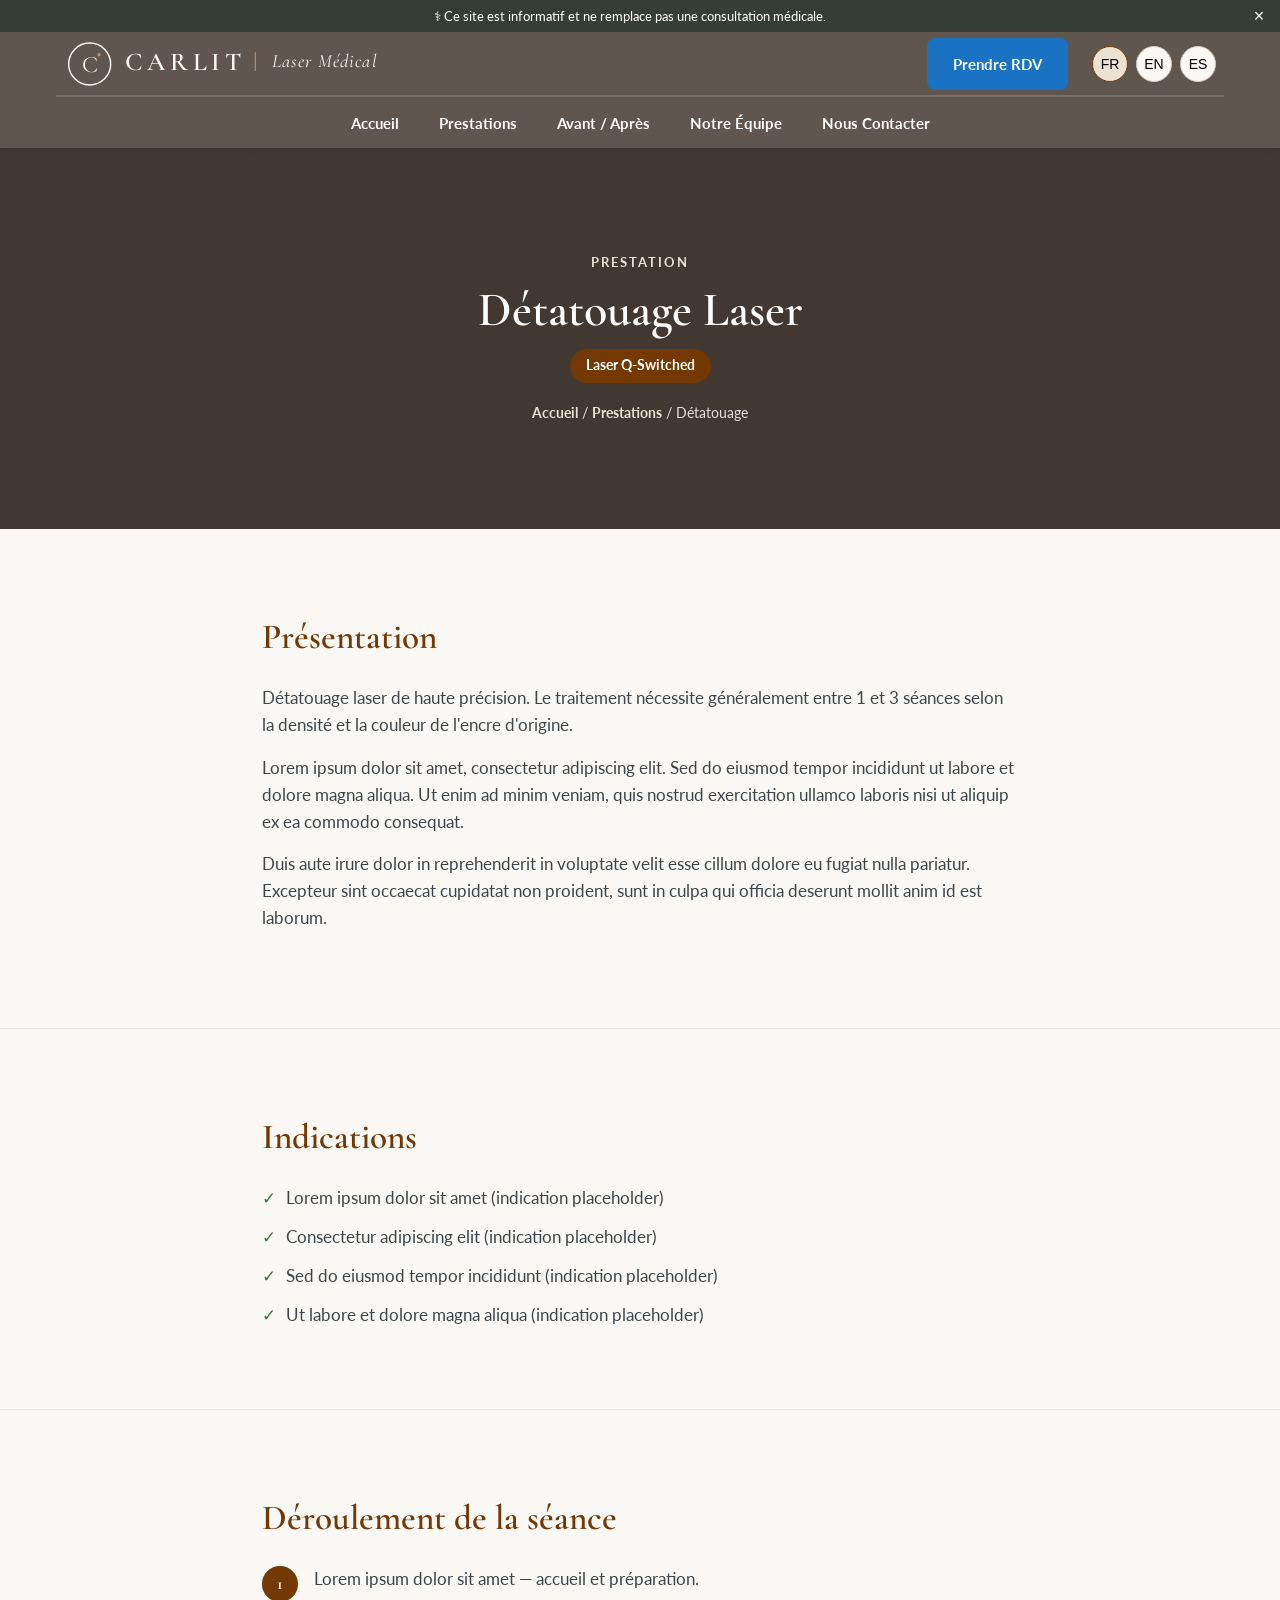
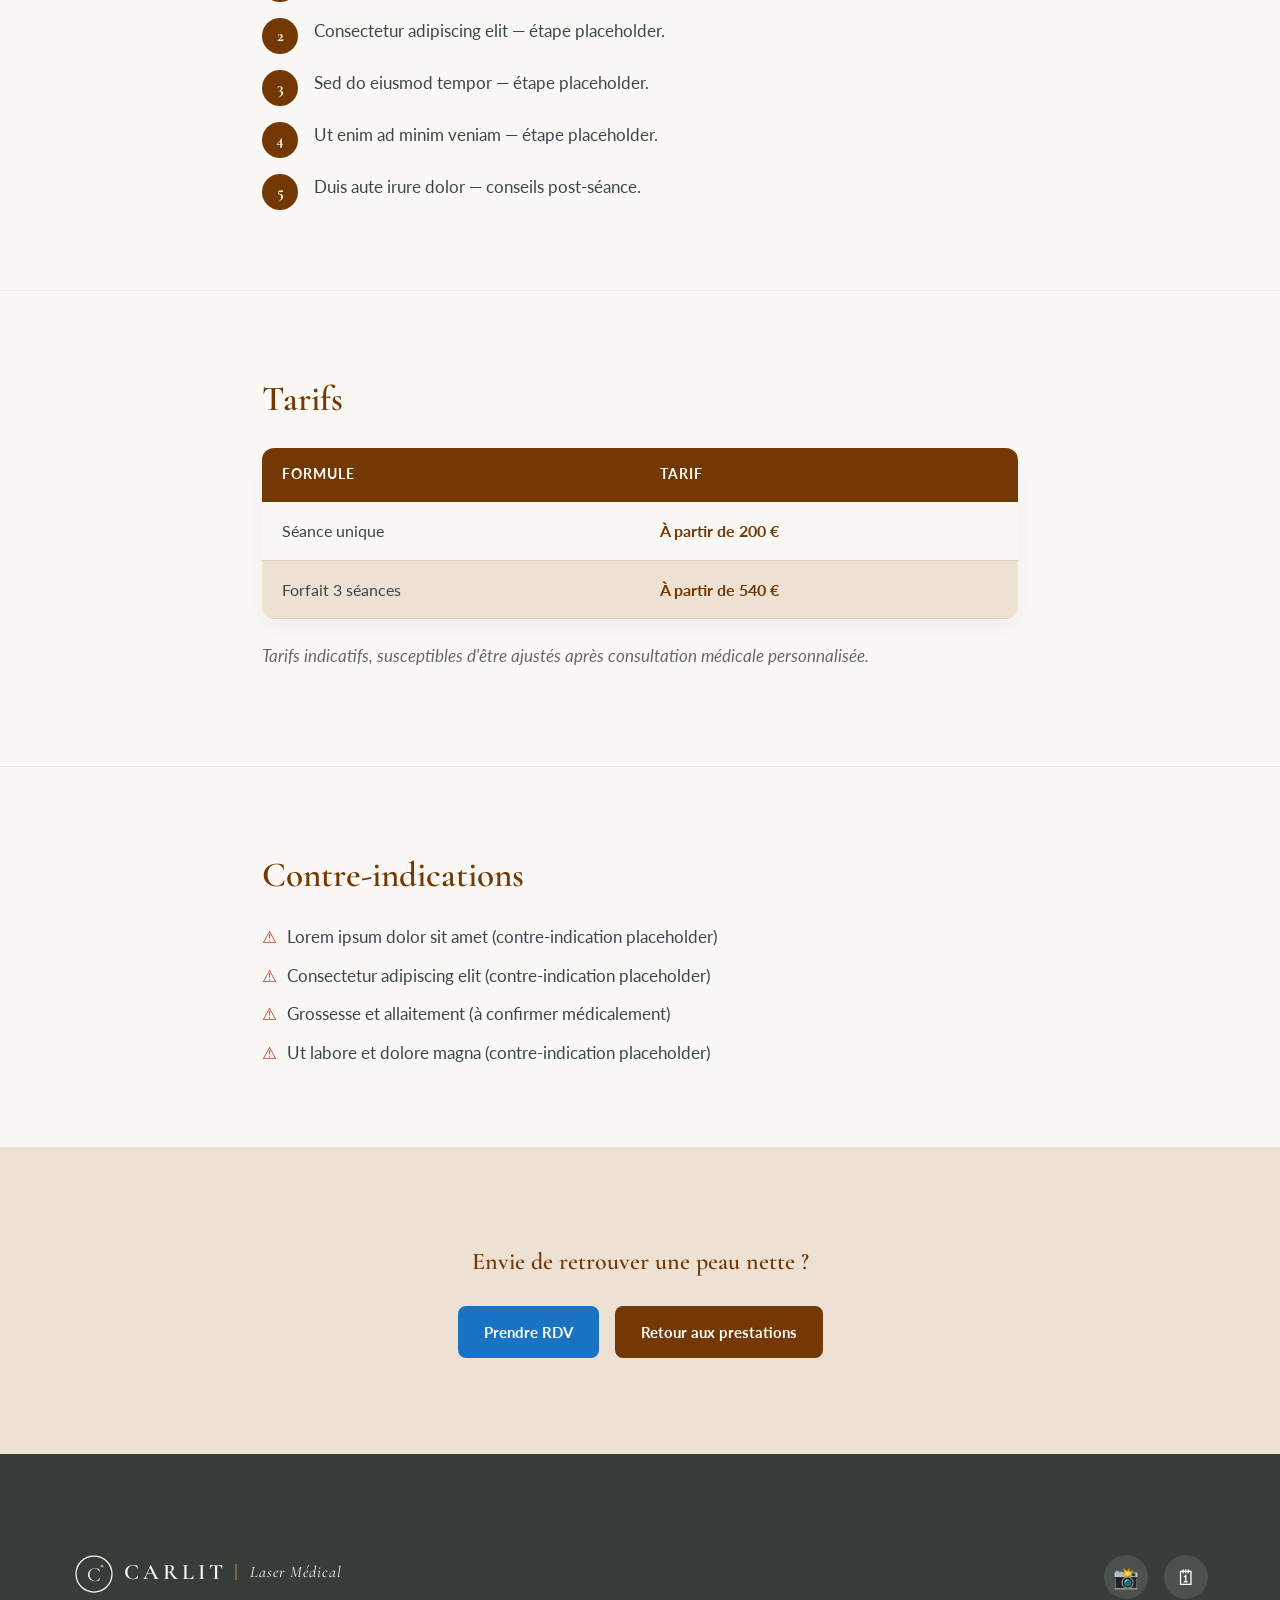
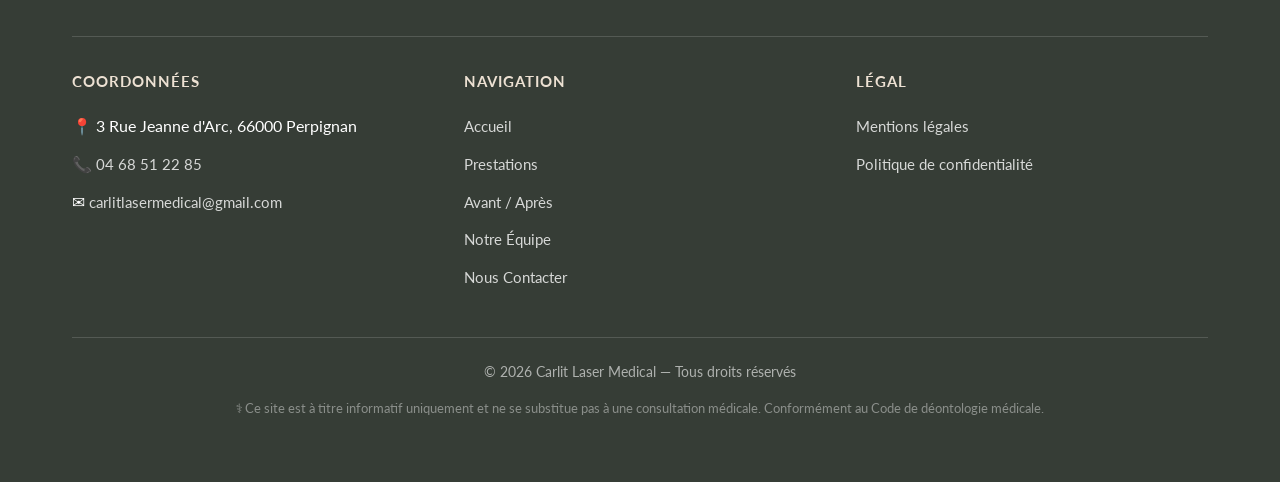
<file: pages/detatouage.html>
<!DOCTYPE html>
<html lang="fr" class="scroll-smooth">
<head>
  <meta charset="UTF-8">
  <title>Détatouage Laser — Q-Switched | Carlit Laser Medical</title>
  <meta name="description" content="Détatouage laser Q-Switched à Perpignan. Élimination des pigments de tatouage en 1 à 3 séances. Dr Nicolas Rossi.">
  <meta name="viewport" content="width=device-width, initial-scale=1, viewport-fit=cover">
  <meta name="theme-color" content="#733803">
  <link rel="icon" href="data:image/svg+xml,<svg xmlns=%22http://www.w3.org/2000/svg%22 viewBox=%220 0 100 100%22><text y=%22.9em%22 font-size=%2290%22>⚕️</text></svg>">

  <link rel="preconnect" href="https://fonts.googleapis.com">
  <link rel="preconnect" href="https://fonts.gstatic.com" crossorigin>
  <link href="https://fonts.googleapis.com/css2?family=Cormorant+Garamond:ital,wght@0,400;0,600;0,700;1,400&family=Lato:ital,wght@0,400;0,700;1,400&display=swap" rel="stylesheet">

  <link rel="stylesheet" href="../css/styles.css">
</head>
<body>

  <a href="#presentation" class="skip-to-content" data-i18n="nav.skip_link">Aller au contenu</a>

  <div id="disclaimer" class="disclaimer-bar" role="complementary">
    <span data-i18n="global.disclaimer">⚕️ Ce site est informatif et ne remplace pas une consultation médicale.</span>
    <button class="disclaimer-close" id="disclaimer-close" aria-label="Fermer le bandeau d'information">&times;</button>
  </div>

  <header class="header-wrapper" id="navbar">
    <div class="navbar-container">
      <div class="nav-desktop-upper">
        <a href="../index.html#accueil" class="logo-link" aria-label="Carlit Laser Medical Accueil">
          <svg viewBox="0 0 350 48" fill="none" xmlns="http://www.w3.org/2000/svg" aria-hidden="true">
            <g transform="translate(2, 4)">
              <circle cx="20" cy="20" r="18" stroke="#FAF8F4" stroke-width="1.25" />
              <text x="20" y="27" font-family="'Cormorant Garamond', Georgia, serif" font-size="20" font-weight="400" fill="#FAF8F4" text-anchor="middle">C</text>
              <circle cx="28" cy="12" r="1.5" fill="#BD8C69" />
            </g>
            <text x="52" y="29" font-family="'Cormorant Garamond', Georgia, serif" font-weight="600" font-size="22" fill="#FAF8F4" letter-spacing="4">CARLIT</text>
            <line x1="164" y1="14" x2="164" y2="30" stroke="#BD8C69" stroke-width="1" />
            <text x="178" y="27" font-family="'Cormorant Garamond', Georgia, serif" font-style="italic" font-weight="400" font-size="16" fill="#FAF8F4" letter-spacing="1">Laser Médical</text>
          </svg>
        </a>
        <div class="nav-actions">
          <a href="https://www.doctolib.fr/medecin-generaliste/perpignan/nicolas-rossi" target="_blank" rel="noopener" class="btn btn-blue" data-i18n="nav.rdv_btn">Prendre RDV</a>
          <div class="lang-switcher" role="navigation" aria-label="Langues">
            <button class="btn-lang active" data-lang="fr" aria-label="Français">FR</button>
            <button class="btn-lang" data-lang="en" aria-label="English">EN</button>
            <button class="btn-lang" data-lang="es" aria-label="Español">ES</button>
          </div>
        </div>
      </div>
      <nav class="nav-desktop-lower" aria-label="Navigation principale">
        <ul class="nav-menu-links">
          <li><a href="../index.html#accueil" data-i18n="nav.links.accueil">Accueil</a></li>
          <li><a href="../index.html#prestations" data-i18n="nav.links.prestations">Prestations</a></li>
          <li><a href="../index.html#avant-apres" data-i18n="nav.links.avant_apres">Avant / Après</a></li>
          <li><a href="../index.html#equipe" data-i18n="nav.links.equipe">Notre Équipe</a></li>
          <li><a href="../index.html#contact" data-i18n="nav.links.contact">Nous Contacter</a></li>
        </ul>
      </nav>
      <div class="nav-mobile-header">
        <a href="../index.html#accueil" class="logo-mobile" aria-label="Carlit Laser Medical">
          <svg viewBox="0 0 350 48" fill="none" xmlns="http://www.w3.org/2000/svg" aria-hidden="true">
            <g transform="translate(2, 4)">
              <circle cx="20" cy="20" r="18" stroke="#FAF8F4" stroke-width="1.25" />
              <text x="20" y="27" font-family="'Cormorant Garamond', Georgia, serif" font-size="20" font-weight="400" fill="#FAF8F4" text-anchor="middle">C</text>
              <circle cx="28" cy="12" r="1.5" fill="#BD8C69" />
            </g>
            <text x="52" y="29" font-family="'Cormorant Garamond', Georgia, serif" font-weight="600" font-size="22" fill="#FAF8F4" letter-spacing="4">CARLIT</text>
            <line x1="164" y1="14" x2="164" y2="30" stroke="#BD8C69" stroke-width="1" />
            <text x="178" y="27" font-family="'Cormorant Garamond', Georgia, serif" font-style="italic" font-weight="400" font-size="16" fill="#FAF8F4" letter-spacing="1">Laser Médical</text>
          </svg>
        </a>
        <div style="display: flex; align-items: center; gap: 0.5rem;">
          <a href="https://www.doctolib.fr/medecin-generaliste/perpignan/nicolas-rossi" target="_blank" rel="noopener" class="btn btn-blue" style="padding: 0.5rem 0.75rem; font-size: 13px;" data-i18n="nav.rdv_btn_short">RDV</a>
          <button class="hamburger-btn" id="hamburger-trigger" aria-expanded="false" aria-controls="mobile-dropdown" aria-label="Menu principal">
            <span></span><span></span><span></span>
          </button>
        </div>
      </div>
    </div>
    <div class="mobile-dropdown" id="mobile-dropdown" role="dialog" aria-modal="true" aria-label="Menu Mobile">
      <ul class="mobile-dropdown-links">
        <li><a href="../index.html#accueil" data-i18n="nav.links.accueil">Accueil</a></li>
        <li><a href="../index.html#prestations" data-i18n="nav.links.prestations">Prestations</a></li>
        <li><a href="../index.html#avant-apres" data-i18n="nav.links.avant_apres">Avant / Après</a></li>
        <li><a href="../index.html#equipe" data-i18n="nav.links.equipe">Notre Équipe</a></li>
        <li><a href="../index.html#contact" data-i18n="nav.links.contact">Nous Contacter</a></li>
      </ul>
      <div class="mobile-dropdown-extra">
        <div class="lang-switcher" role="navigation" aria-label="Langues mobile">
          <button class="btn-lang active" data-lang="fr">FR</button>
          <button class="btn-lang" data-lang="en">EN</button>
          <button class="btn-lang" data-lang="es">ES</button>
        </div>
        <a href="https://www.doctolib.fr/medecin-generaliste/perpignan/nicolas-rossi" target="_blank" rel="noopener" class="btn btn-blue" style="width: 100%;" data-i18n="nav.rdv_btn">Prendre RDV</a>
      </div>
    </div>
  </header>
  <div class="mobile-dropdown-backdrop" id="mobile-backdrop"></div>

  <main>
    <section class="subpage-hero">
      <div class="container">
        <span class="subpage-banner-label">Prestation</span>
        <h1>Détatouage Laser</h1>
        <span class="machine-badge">Laser Q-Switched</span>
        <nav class="breadcrumb" aria-label="Fil d'Ariane">
          <a href="../index.html#accueil">Accueil</a> / <a href="../index.html#prestations">Prestations</a> / <span>Détatouage</span>
        </nav>
      </div>
    </section>

    <div class="subpage-main">
      <section id="presentation" class="subpage-section">
        <div class="container">
          <h2>Présentation</h2>
          <p>Détatouage laser de haute précision. Le traitement nécessite généralement entre 1 et 3 séances selon la densité et la couleur de l'encre d'origine.</p>
          <!-- TODO: actual medical content -->
          <p>Lorem ipsum dolor sit amet, consectetur adipiscing elit. Sed do eiusmod tempor incididunt ut labore et dolore magna aliqua. Ut enim ad minim veniam, quis nostrud exercitation ullamco laboris nisi ut aliquip ex ea commodo consequat.</p>
          <p>Duis aute irure dolor in reprehenderit in voluptate velit esse cillum dolore eu fugiat nulla pariatur. Excepteur sint occaecat cupidatat non proident, sunt in culpa qui officia deserunt mollit anim id est laborum.</p>
        </div>
      </section>

      <section id="indications" class="subpage-section">
        <div class="container">
          <h2>Indications</h2>
          <!-- TODO: actual medical content -->
          <ul class="bullet-list">
            <li>Lorem ipsum dolor sit amet (indication placeholder)</li>
            <li>Consectetur adipiscing elit (indication placeholder)</li>
            <li>Sed do eiusmod tempor incididunt (indication placeholder)</li>
            <li>Ut labore et dolore magna aliqua (indication placeholder)</li>
          </ul>
        </div>
      </section>

      <section id="deroulement" class="subpage-section">
        <div class="container">
          <h2>Déroulement de la séance</h2>
          <!-- TODO: actual medical content -->
          <ol class="steps-list">
            <li>Lorem ipsum dolor sit amet — accueil et préparation.</li>
            <li>Consectetur adipiscing elit — étape placeholder.</li>
            <li>Sed do eiusmod tempor — étape placeholder.</li>
            <li>Ut enim ad minim veniam — étape placeholder.</li>
            <li>Duis aute irure dolor — conseils post-séance.</li>
          </ol>
        </div>
      </section>

      <section id="tarifs" class="subpage-section">
        <div class="container">
          <h2>Tarifs</h2>
          <!-- TODO: actual medical content / validated pricing -->
          <table class="pricing-table">
            <thead>
              <tr><th>Formule</th><th>Tarif</th></tr>
            </thead>
            <tbody>
              <tr><td>Séance unique</td><td>À partir de 200 €</td></tr>
              <tr><td>Forfait 3 séances</td><td>À partir de 540 €</td></tr>
            </tbody>
          </table>
          <p class="subpage-disclaimer-note">Tarifs indicatifs, susceptibles d'être ajustés après consultation médicale personnalisée.</p>
        </div>
      </section>

      <section id="contre-indications" class="subpage-section">
        <div class="container">
          <h2>Contre-indications</h2>
          <!-- TODO: actual medical content -->
          <ul class="contraindications-list">
            <li>Lorem ipsum dolor sit amet (contre-indication placeholder)</li>
            <li>Consectetur adipiscing elit (contre-indication placeholder)</li>
            <li>Grossesse et allaitement (à confirmer médicalement)</li>
            <li>Ut labore et dolore magna (contre-indication placeholder)</li>
          </ul>
        </div>
      </section>
    </div>

    <section class="cta-block">
      <div class="container">
        <h2>Envie de retrouver une peau nette&nbsp;?</h2>
        <div class="cta-actions">
          <a href="https://www.doctolib.fr/medecin-generaliste/perpignan/nicolas-rossi" target="_blank" rel="noopener" class="btn btn-blue" data-i18n="nav.rdv_btn">Prendre RDV</a>
          <a href="../index.html#prestations" class="btn btn-primary">Retour aux prestations</a>
        </div>
      </div>
    </section>
  </main>

  <footer class="footer">
    <div class="container">
      <div class="footer-row-1">
        <div class="footer-logo">
          <svg height="48" viewBox="0 0 350 48" fill="none" xmlns="http://www.w3.org/2000/svg">
            <g transform="translate(2, 4)">
              <circle cx="20" cy="20" r="18" stroke="#FAF8F4" stroke-width="1.25" />
              <text x="20" y="27" font-family="'Cormorant Garamond', Georgia, serif" font-size="20" font-weight="400" fill="#FAF8F4" text-anchor="middle">C</text>
              <circle cx="28" cy="12" r="1.5" fill="#BD8C69" />
            </g>
            <text x="52" y="29" font-family="'Cormorant Garamond', Georgia, serif" font-weight="600" font-size="22" fill="#FAF8F4" letter-spacing="4">CARLIT</text>
            <line x1="164" y1="14" x2="164" y2="30" stroke="#BD8C69" stroke-width="1" />
            <text x="178" y="27" font-family="'Cormorant Garamond', Georgia, serif" font-style="italic" font-weight="400" font-size="16" fill="#FAF8F4" letter-spacing="1">Laser Médical</text>
          </svg>
        </div>
        <div class="footer-socials">
          <a href="#" class="social-btn" aria-label="Instagram">📸</a>
          <a href="https://www.doctolib.fr/medecin-generaliste/perpignan/nicolas-rossi" target="_blank" rel="noopener" class="social-btn" aria-label="Doctolib">🗓</a>
        </div>
      </div>
      <div class="footer-grid">
        <div class="footer-col">
          <h4 data-i18n="footer.col1.title">Coordonnées</h4>
          <ul class="footer-links">
            <li>📍 3 Rue Jeanne d'Arc, 66000 Perpignan</li>
            <li>📞 <a href="tel:+33468512285">04 68 51 22 85</a></li>
            <li>✉ <a href="mailto:carlitlasermedical@gmail.com">carlitlasermedical@gmail.com</a></li>
          </ul>
        </div>
        <div class="footer-col">
          <h4 data-i18n="footer.col2.title">Navigation</h4>
          <ul class="footer-links">
            <li><a href="../index.html#accueil" data-i18n="nav.links.accueil">Accueil</a></li>
            <li><a href="../index.html#prestations" data-i18n="nav.links.prestations">Prestations</a></li>
            <li><a href="../index.html#avant-apres" data-i18n="nav.links.avant_apres">Avant / Après</a></li>
            <li><a href="../index.html#equipe" data-i18n="nav.links.equipe">Notre Équipe</a></li>
            <li><a href="../index.html#contact" data-i18n="nav.links.contact">Nous Contacter</a></li>
          </ul>
        </div>
        <div class="footer-col">
          <h4 data-i18n="footer.col3.title">Légal</h4>
          <ul class="footer-links">
            <li><a href="mentions-legales.html" data-i18n="footer.col3.legal">Mentions légales</a></li>
            <li><a href="politique-confidentialite.html" data-i18n="footer.col3.privacy">Politique de confidentialité</a></li>
          </ul>
        </div>
      </div>
      <div class="footer-divider"></div>
      <div class="footer-bottom">
        <p>&copy; 2026 Carlit Laser Medical — Tous droits réservés</p>
        <p style="font-size: 0.8rem; line-height: 1.4; opacity: 0.7;" data-i18n="footer.medical_disclaimer">
          ⚕ Ce site est à titre informatif uniquement et ne se substitue pas à une consultation médicale. Conformément au Code de déontologie médicale.
        </p>
      </div>
    </div>
  </footer>

  <div class="mobile-sticky-cta" id="mobile-sticky-cta">
    <a href="tel:+33468512285" class="mobile-cta-btn call-btn"><span>📞</span> <span data-i18n="global.call">Appeler</span></a>
    <a href="https://www.doctolib.fr/medecin-generaliste/perpignan/nicolas-rossi" target="_blank" rel="noopener" class="mobile-cta-btn rdv-btn"><span>🗓</span> <span data-i18n="global.rdv">RDV Doctolib</span></a>
  </div>

  <button class="scroll-to-top" id="scroll-to-top" aria-label="Retourner en haut de page">↑</button>

  <script src="../js/main.js" defer></script>
</body>
</html>
</file>
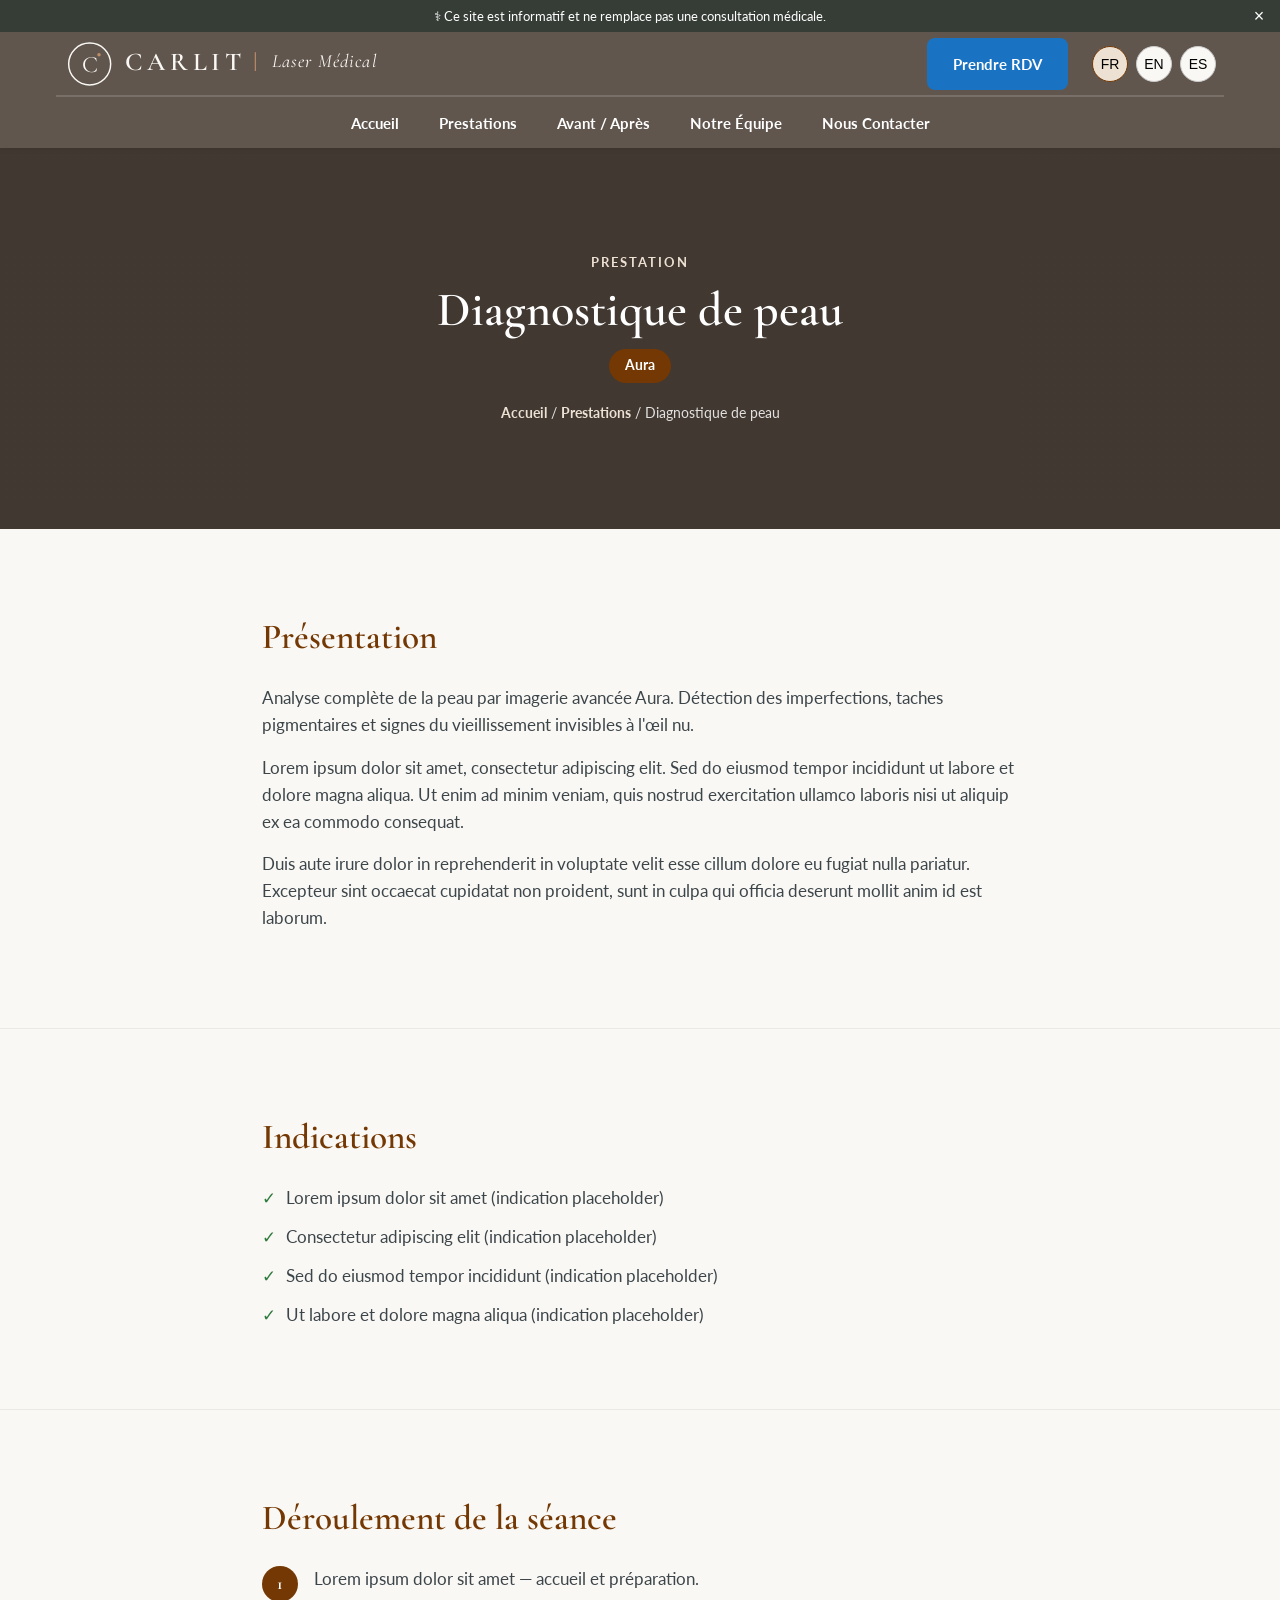
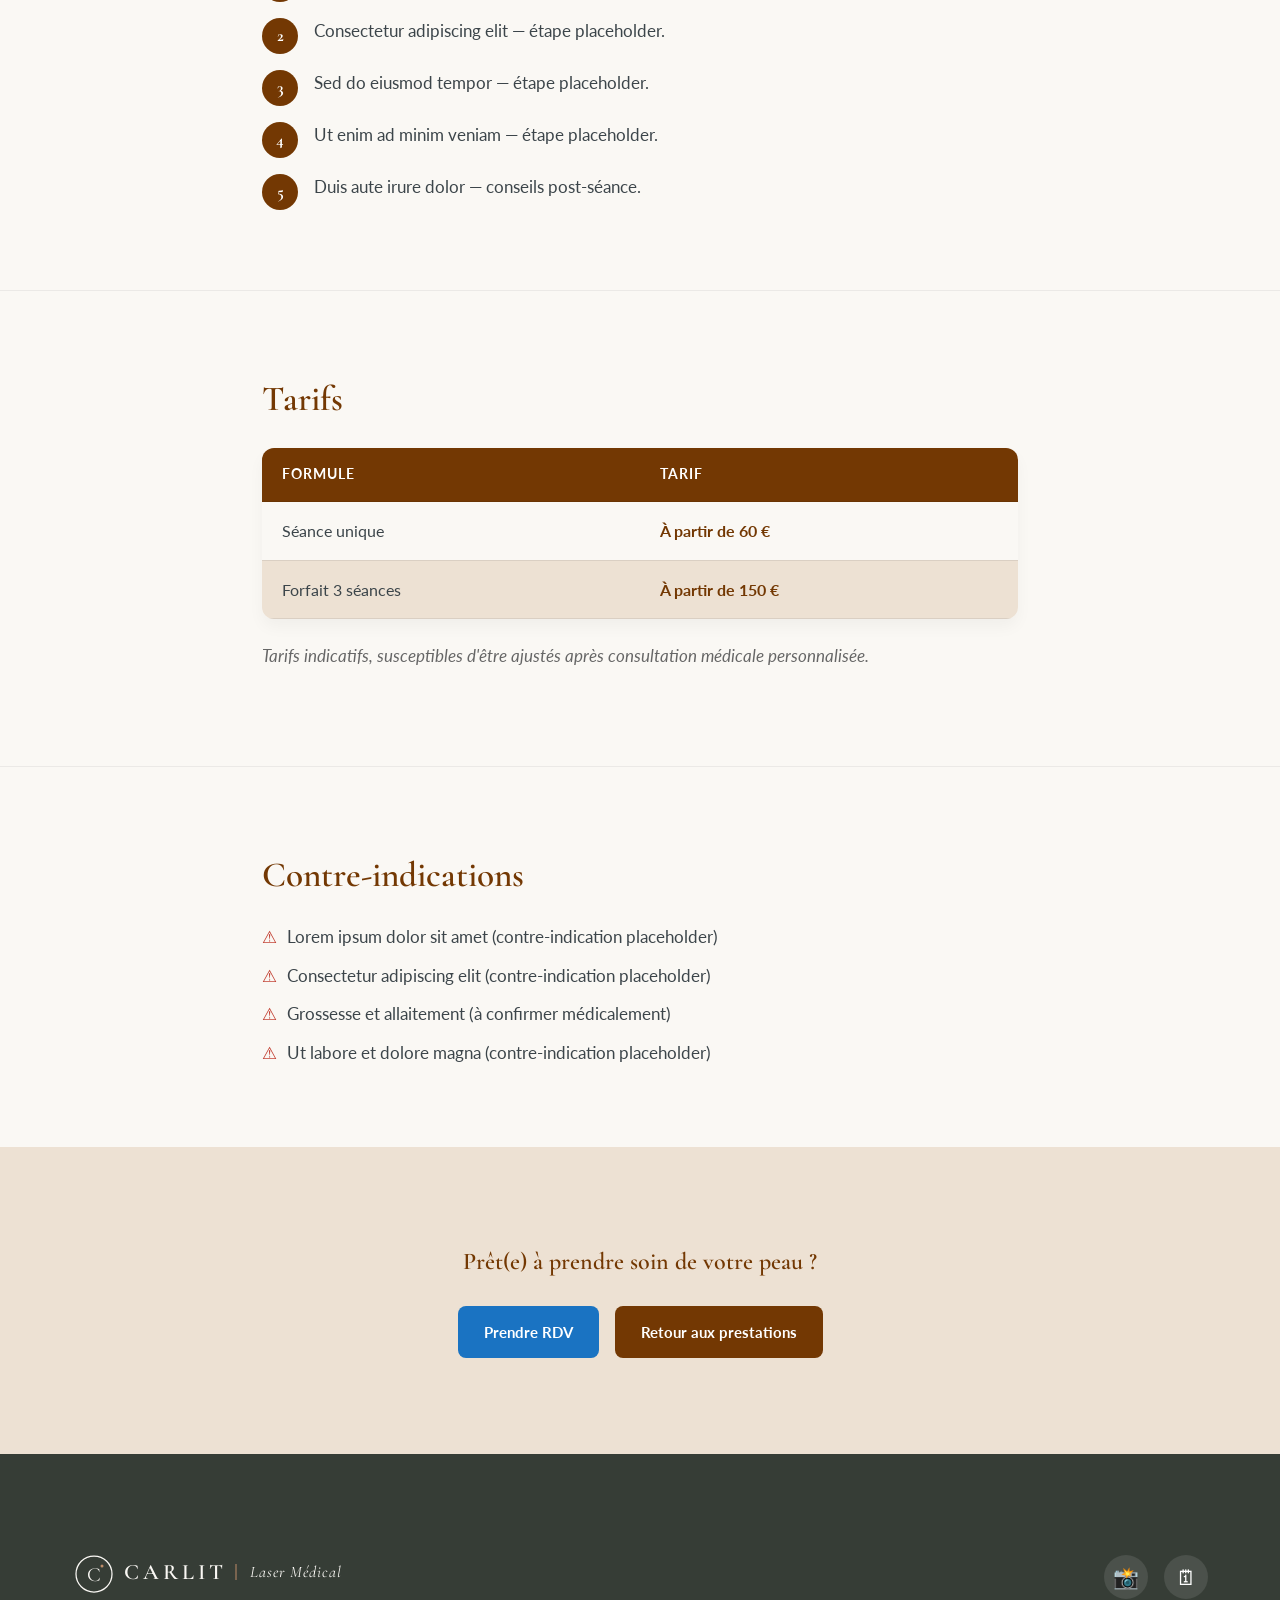
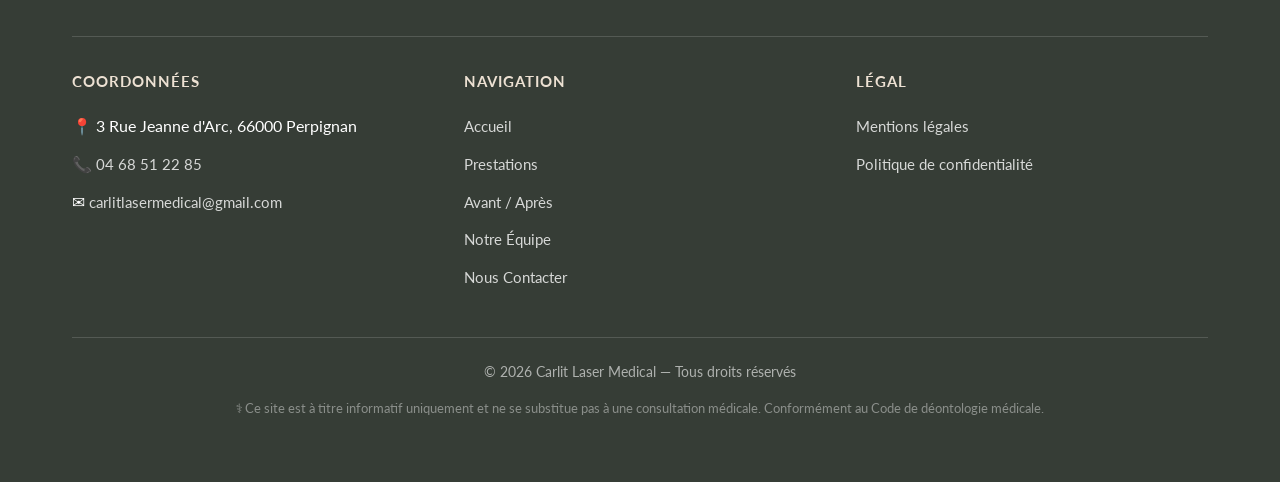
<file: pages/diagnostique-peau.html>
<!DOCTYPE html>
<html lang="fr" class="scroll-smooth">
<head>
  <meta charset="UTF-8">
  <title>Diagnostique de peau — Aura | Carlit Laser Medical</title>
  <meta name="description" content="Diagnostic de peau par imagerie Aura à Perpignan. Analyse complète du derme avant tout protocole de soin. Dr Nicolas Rossi.">
  <meta name="viewport" content="width=device-width, initial-scale=1, viewport-fit=cover">
  <meta name="theme-color" content="#733803">
  <link rel="icon" href="data:image/svg+xml,<svg xmlns=%22http://www.w3.org/2000/svg%22 viewBox=%220 0 100 100%22><text y=%22.9em%22 font-size=%2290%22>⚕️</text></svg>">

  <link rel="preconnect" href="https://fonts.googleapis.com">
  <link rel="preconnect" href="https://fonts.gstatic.com" crossorigin>
  <link href="https://fonts.googleapis.com/css2?family=Cormorant+Garamond:ital,wght@0,400;0,600;0,700;1,400&family=Lato:ital,wght@0,400;0,700;1,400&display=swap" rel="stylesheet">

  <link rel="stylesheet" href="../css/styles.css">
</head>
<body>

  <a href="#presentation" class="skip-to-content" data-i18n="nav.skip_link">Aller au contenu</a>

  <!-- MEDICAL DISCLAIMER STRIP -->
  <div id="disclaimer" class="disclaimer-bar" role="complementary">
    <span data-i18n="global.disclaimer">⚕️ Ce site est informatif et ne remplace pas une consultation médicale.</span>
    <button class="disclaimer-close" id="disclaimer-close" aria-label="Fermer le bandeau d'information">&times;</button>
  </div>

  <!-- STICKY HEADER (duplicated across plain HTML pages) -->
  <header class="header-wrapper" id="navbar">
    <div class="navbar-container">
      <div class="nav-desktop-upper">
        <a href="../index.html#accueil" class="logo-link" aria-label="Carlit Laser Medical Accueil">
          <svg viewBox="0 0 350 48" fill="none" xmlns="http://www.w3.org/2000/svg" aria-hidden="true">
            <g transform="translate(2, 4)">
              <circle cx="20" cy="20" r="18" stroke="#FAF8F4" stroke-width="1.25" />
              <text x="20" y="27" font-family="'Cormorant Garamond', Georgia, serif" font-size="20" font-weight="400" fill="#FAF8F4" text-anchor="middle">C</text>
              <circle cx="28" cy="12" r="1.5" fill="#BD8C69" />
            </g>
            <text x="52" y="29" font-family="'Cormorant Garamond', Georgia, serif" font-weight="600" font-size="22" fill="#FAF8F4" letter-spacing="4">CARLIT</text>
            <line x1="164" y1="14" x2="164" y2="30" stroke="#BD8C69" stroke-width="1" />
            <text x="178" y="27" font-family="'Cormorant Garamond', Georgia, serif" font-style="italic" font-weight="400" font-size="16" fill="#FAF8F4" letter-spacing="1">Laser Médical</text>
          </svg>
        </a>
        <div class="nav-actions">
          <a href="https://www.doctolib.fr/medecin-generaliste/perpignan/nicolas-rossi" target="_blank" rel="noopener" class="btn btn-blue" data-i18n="nav.rdv_btn">Prendre RDV</a>
          <div class="lang-switcher" role="navigation" aria-label="Langues">
            <button class="btn-lang active" data-lang="fr" aria-label="Français">FR</button>
            <button class="btn-lang" data-lang="en" aria-label="English">EN</button>
            <button class="btn-lang" data-lang="es" aria-label="Español">ES</button>
          </div>
        </div>
      </div>
      <nav class="nav-desktop-lower" aria-label="Navigation principale">
        <ul class="nav-menu-links">
          <li><a href="../index.html#accueil" data-i18n="nav.links.accueil">Accueil</a></li>
          <li><a href="../index.html#prestations" data-i18n="nav.links.prestations">Prestations</a></li>
          <li><a href="../index.html#avant-apres" data-i18n="nav.links.avant_apres">Avant / Après</a></li>
          <li><a href="../index.html#equipe" data-i18n="nav.links.equipe">Notre Équipe</a></li>
          <li><a href="../index.html#contact" data-i18n="nav.links.contact">Nous Contacter</a></li>
        </ul>
      </nav>
      <div class="nav-mobile-header">
        <a href="../index.html#accueil" class="logo-mobile" aria-label="Carlit Laser Medical">
          <svg viewBox="0 0 350 48" fill="none" xmlns="http://www.w3.org/2000/svg" aria-hidden="true">
            <g transform="translate(2, 4)">
              <circle cx="20" cy="20" r="18" stroke="#FAF8F4" stroke-width="1.25" />
              <text x="20" y="27" font-family="'Cormorant Garamond', Georgia, serif" font-size="20" font-weight="400" fill="#FAF8F4" text-anchor="middle">C</text>
              <circle cx="28" cy="12" r="1.5" fill="#BD8C69" />
            </g>
            <text x="52" y="29" font-family="'Cormorant Garamond', Georgia, serif" font-weight="600" font-size="22" fill="#FAF8F4" letter-spacing="4">CARLIT</text>
            <line x1="164" y1="14" x2="164" y2="30" stroke="#BD8C69" stroke-width="1" />
            <text x="178" y="27" font-family="'Cormorant Garamond', Georgia, serif" font-style="italic" font-weight="400" font-size="16" fill="#FAF8F4" letter-spacing="1">Laser Médical</text>
          </svg>
        </a>
        <div style="display: flex; align-items: center; gap: 0.5rem;">
          <a href="https://www.doctolib.fr/medecin-generaliste/perpignan/nicolas-rossi" target="_blank" rel="noopener" class="btn btn-blue" style="padding: 0.5rem 0.75rem; font-size: 13px;" data-i18n="nav.rdv_btn_short">RDV</a>
          <button class="hamburger-btn" id="hamburger-trigger" aria-expanded="false" aria-controls="mobile-dropdown" aria-label="Menu principal">
            <span></span><span></span><span></span>
          </button>
        </div>
      </div>
    </div>
    <div class="mobile-dropdown" id="mobile-dropdown" role="dialog" aria-modal="true" aria-label="Menu Mobile">
      <ul class="mobile-dropdown-links">
        <li><a href="../index.html#accueil" data-i18n="nav.links.accueil">Accueil</a></li>
        <li><a href="../index.html#prestations" data-i18n="nav.links.prestations">Prestations</a></li>
        <li><a href="../index.html#avant-apres" data-i18n="nav.links.avant_apres">Avant / Après</a></li>
        <li><a href="../index.html#equipe" data-i18n="nav.links.equipe">Notre Équipe</a></li>
        <li><a href="../index.html#contact" data-i18n="nav.links.contact">Nous Contacter</a></li>
      </ul>
      <div class="mobile-dropdown-extra">
        <div class="lang-switcher" role="navigation" aria-label="Langues mobile">
          <button class="btn-lang active" data-lang="fr">FR</button>
          <button class="btn-lang" data-lang="en">EN</button>
          <button class="btn-lang" data-lang="es">ES</button>
        </div>
        <a href="https://www.doctolib.fr/medecin-generaliste/perpignan/nicolas-rossi" target="_blank" rel="noopener" class="btn btn-blue" style="width: 100%;" data-i18n="nav.rdv_btn">Prendre RDV</a>
      </div>
    </div>
  </header>
  <div class="mobile-dropdown-backdrop" id="mobile-backdrop"></div>

  <main>
    <!-- HERO -->
    <section class="subpage-hero">
      <div class="container">
        <span class="subpage-banner-label">Prestation</span>
        <h1>Diagnostique de peau</h1>
        <span class="machine-badge">Aura</span>
        <nav class="breadcrumb" aria-label="Fil d'Ariane">
          <a href="../index.html#accueil">Accueil</a> / <a href="../index.html#prestations">Prestations</a> / <span>Diagnostique de peau</span>
        </nav>
      </div>
    </section>

    <div class="subpage-main">
      <!-- 1. PRÉSENTATION -->
      <section id="presentation" class="subpage-section">
        <div class="container">
          <h2>Présentation</h2>
          <p>Analyse complète de la peau par imagerie avancée Aura. Détection des imperfections, taches pigmentaires et signes du vieillissement invisibles à l'œil nu.</p>
          <!-- TODO: actual medical content -->
          <p>Lorem ipsum dolor sit amet, consectetur adipiscing elit. Sed do eiusmod tempor incididunt ut labore et dolore magna aliqua. Ut enim ad minim veniam, quis nostrud exercitation ullamco laboris nisi ut aliquip ex ea commodo consequat.</p>
          <p>Duis aute irure dolor in reprehenderit in voluptate velit esse cillum dolore eu fugiat nulla pariatur. Excepteur sint occaecat cupidatat non proident, sunt in culpa qui officia deserunt mollit anim id est laborum.</p>
        </div>
      </section>

      <!-- 2. INDICATIONS -->
      <section id="indications" class="subpage-section">
        <div class="container">
          <h2>Indications</h2>
          <!-- TODO: actual medical content -->
          <ul class="bullet-list">
            <li>Lorem ipsum dolor sit amet (indication placeholder)</li>
            <li>Consectetur adipiscing elit (indication placeholder)</li>
            <li>Sed do eiusmod tempor incididunt (indication placeholder)</li>
            <li>Ut labore et dolore magna aliqua (indication placeholder)</li>
          </ul>
        </div>
      </section>

      <!-- 3. DÉROULEMENT DE LA SÉANCE -->
      <section id="deroulement" class="subpage-section">
        <div class="container">
          <h2>Déroulement de la séance</h2>
          <!-- TODO: actual medical content -->
          <ol class="steps-list">
            <li>Lorem ipsum dolor sit amet — accueil et préparation.</li>
            <li>Consectetur adipiscing elit — étape placeholder.</li>
            <li>Sed do eiusmod tempor — étape placeholder.</li>
            <li>Ut enim ad minim veniam — étape placeholder.</li>
            <li>Duis aute irure dolor — conseils post-séance.</li>
          </ol>
        </div>
      </section>

      <!-- 4. TARIFS -->
      <section id="tarifs" class="subpage-section">
        <div class="container">
          <h2>Tarifs</h2>
          <!-- TODO: actual medical content / validated pricing -->
          <table class="pricing-table">
            <thead>
              <tr><th>Formule</th><th>Tarif</th></tr>
            </thead>
            <tbody>
              <tr><td>Séance unique</td><td>À partir de 60 €</td></tr>
              <tr><td>Forfait 3 séances</td><td>À partir de 150 €</td></tr>
            </tbody>
          </table>
          <p class="subpage-disclaimer-note">Tarifs indicatifs, susceptibles d'être ajustés après consultation médicale personnalisée.</p>
        </div>
      </section>

      <!-- 5. CONTRE-INDICATIONS -->
      <section id="contre-indications" class="subpage-section">
        <div class="container">
          <h2>Contre-indications</h2>
          <!-- TODO: actual medical content -->
          <ul class="contraindications-list">
            <li>Lorem ipsum dolor sit amet (contre-indication placeholder)</li>
            <li>Consectetur adipiscing elit (contre-indication placeholder)</li>
            <li>Grossesse et allaitement (à confirmer médicalement)</li>
            <li>Ut labore et dolore magna (contre-indication placeholder)</li>
          </ul>
        </div>
      </section>
    </div>

    <!-- 6. CTA BLOCK -->
    <section class="cta-block">
      <div class="container">
        <h2>Prêt(e) à prendre soin de votre peau&nbsp;?</h2>
        <div class="cta-actions">
          <a href="https://www.doctolib.fr/medecin-generaliste/perpignan/nicolas-rossi" target="_blank" rel="noopener" class="btn btn-blue" data-i18n="nav.rdv_btn">Prendre RDV</a>
          <a href="../index.html#prestations" class="btn btn-primary">Retour aux prestations</a>
        </div>
      </div>
    </section>
  </main>

  <!-- FOOTER (duplicated) -->
  <footer class="footer">
    <div class="container">
      <div class="footer-row-1">
        <div class="footer-logo">
          <svg height="48" viewBox="0 0 350 48" fill="none" xmlns="http://www.w3.org/2000/svg">
            <g transform="translate(2, 4)">
              <circle cx="20" cy="20" r="18" stroke="#FAF8F4" stroke-width="1.25" />
              <text x="20" y="27" font-family="'Cormorant Garamond', Georgia, serif" font-size="20" font-weight="400" fill="#FAF8F4" text-anchor="middle">C</text>
              <circle cx="28" cy="12" r="1.5" fill="#BD8C69" />
            </g>
            <text x="52" y="29" font-family="'Cormorant Garamond', Georgia, serif" font-weight="600" font-size="22" fill="#FAF8F4" letter-spacing="4">CARLIT</text>
            <line x1="164" y1="14" x2="164" y2="30" stroke="#BD8C69" stroke-width="1" />
            <text x="178" y="27" font-family="'Cormorant Garamond', Georgia, serif" font-style="italic" font-weight="400" font-size="16" fill="#FAF8F4" letter-spacing="1">Laser Médical</text>
          </svg>
        </div>
        <div class="footer-socials">
          <a href="#" class="social-btn" aria-label="Instagram">📸</a>
          <a href="https://www.doctolib.fr/medecin-generaliste/perpignan/nicolas-rossi" target="_blank" rel="noopener" class="social-btn" aria-label="Doctolib">🗓</a>
        </div>
      </div>
      <div class="footer-grid">
        <div class="footer-col">
          <h4 data-i18n="footer.col1.title">Coordonnées</h4>
          <ul class="footer-links">
            <li>📍 3 Rue Jeanne d'Arc, 66000 Perpignan</li>
            <li>📞 <a href="tel:+33468512285">04 68 51 22 85</a></li>
            <li>✉ <a href="mailto:carlitlasermedical@gmail.com">carlitlasermedical@gmail.com</a></li>
          </ul>
        </div>
        <div class="footer-col">
          <h4 data-i18n="footer.col2.title">Navigation</h4>
          <ul class="footer-links">
            <li><a href="../index.html#accueil" data-i18n="nav.links.accueil">Accueil</a></li>
            <li><a href="../index.html#prestations" data-i18n="nav.links.prestations">Prestations</a></li>
            <li><a href="../index.html#avant-apres" data-i18n="nav.links.avant_apres">Avant / Après</a></li>
            <li><a href="../index.html#equipe" data-i18n="nav.links.equipe">Notre Équipe</a></li>
            <li><a href="../index.html#contact" data-i18n="nav.links.contact">Nous Contacter</a></li>
          </ul>
        </div>
        <div class="footer-col">
          <h4 data-i18n="footer.col3.title">Légal</h4>
          <ul class="footer-links">
            <li><a href="mentions-legales.html" data-i18n="footer.col3.legal">Mentions légales</a></li>
            <li><a href="politique-confidentialite.html" data-i18n="footer.col3.privacy">Politique de confidentialité</a></li>
          </ul>
        </div>
      </div>
      <div class="footer-divider"></div>
      <div class="footer-bottom">
        <p>&copy; 2026 Carlit Laser Medical — Tous droits réservés</p>
        <p style="font-size: 0.8rem; line-height: 1.4; opacity: 0.7;" data-i18n="footer.medical_disclaimer">
          ⚕ Ce site est à titre informatif uniquement et ne se substitue pas à une consultation médicale. Conformément au Code de déontologie médicale.
        </p>
      </div>
    </div>
  </footer>

  <!-- MOBILE STICKY CTA BAR -->
  <div class="mobile-sticky-cta" id="mobile-sticky-cta">
    <a href="tel:+33468512285" class="mobile-cta-btn call-btn"><span>📞</span> <span data-i18n="global.call">Appeler</span></a>
    <a href="https://www.doctolib.fr/medecin-generaliste/perpignan/nicolas-rossi" target="_blank" rel="noopener" class="mobile-cta-btn rdv-btn"><span>🗓</span> <span data-i18n="global.rdv">RDV Doctolib</span></a>
  </div>

  <button class="scroll-to-top" id="scroll-to-top" aria-label="Retourner en haut de page">↑</button>

  <script src="../js/main.js" defer></script>
</body>
</html>
</file>
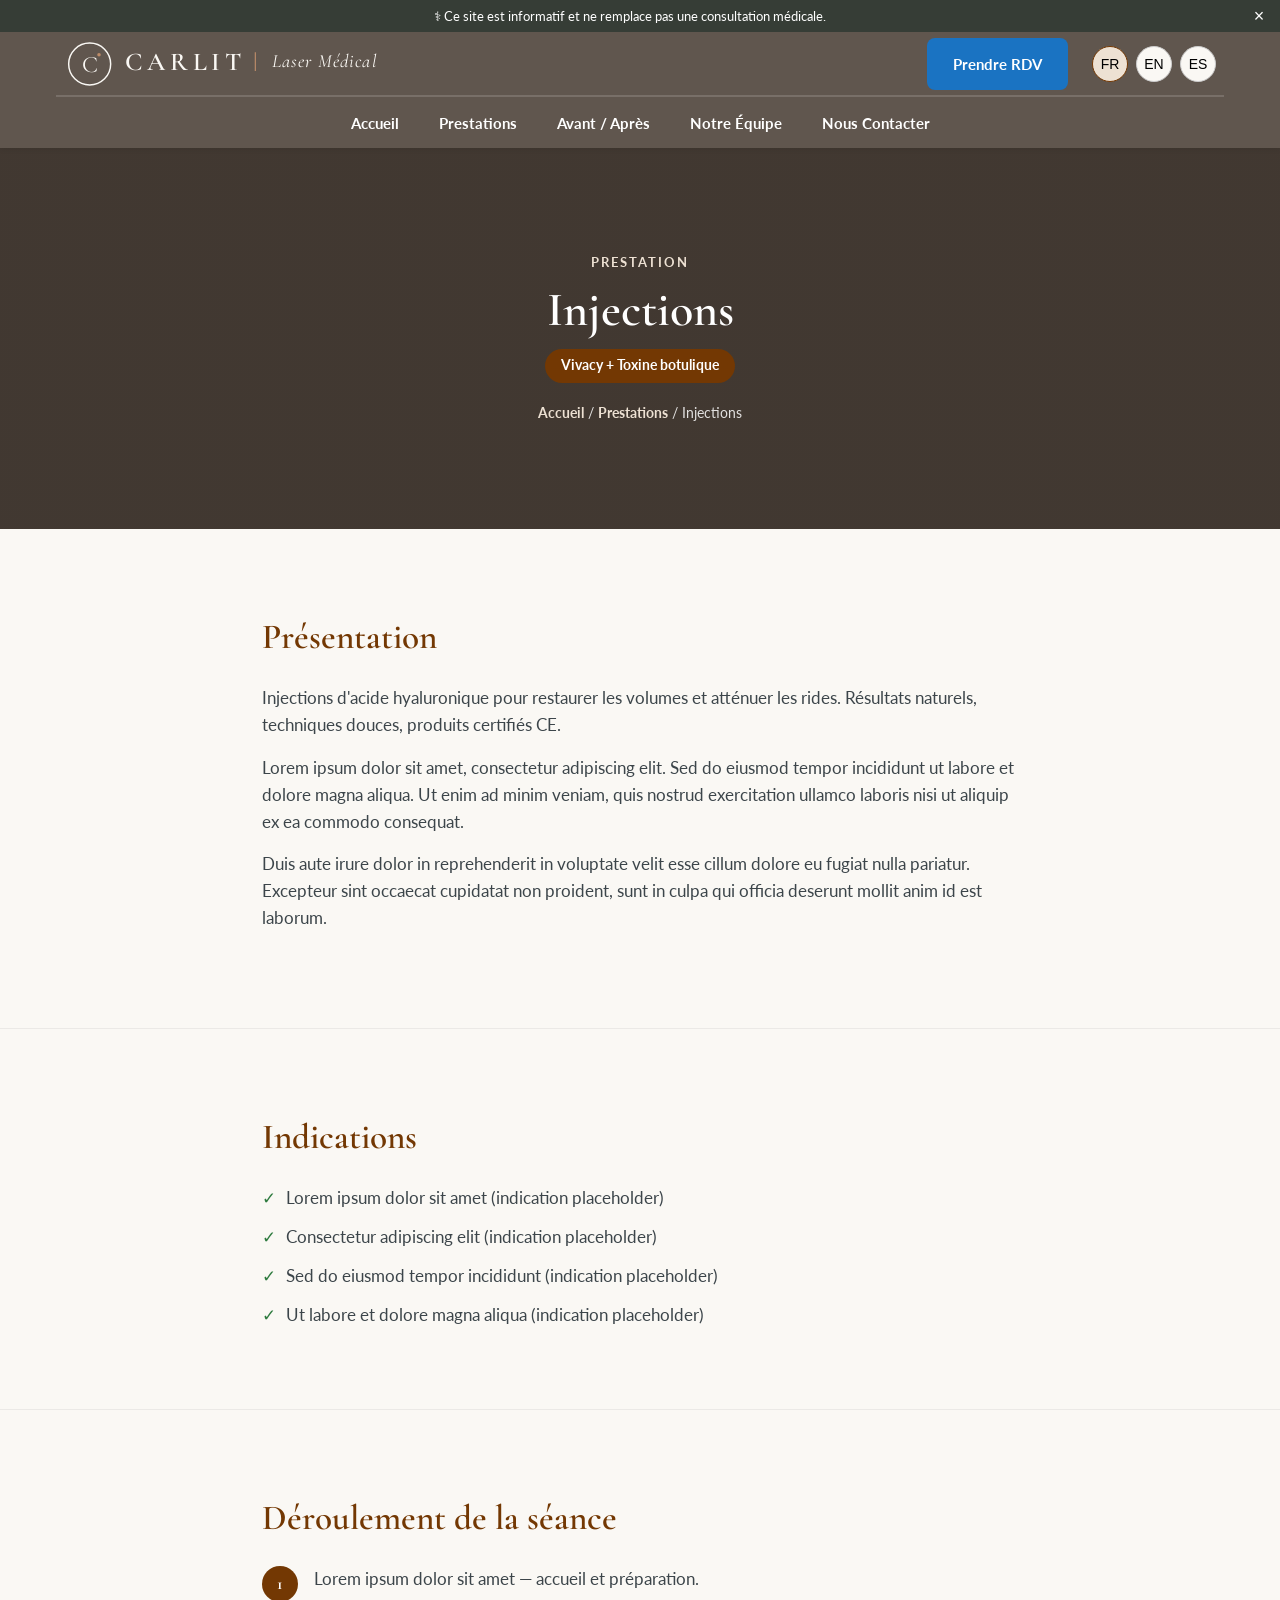
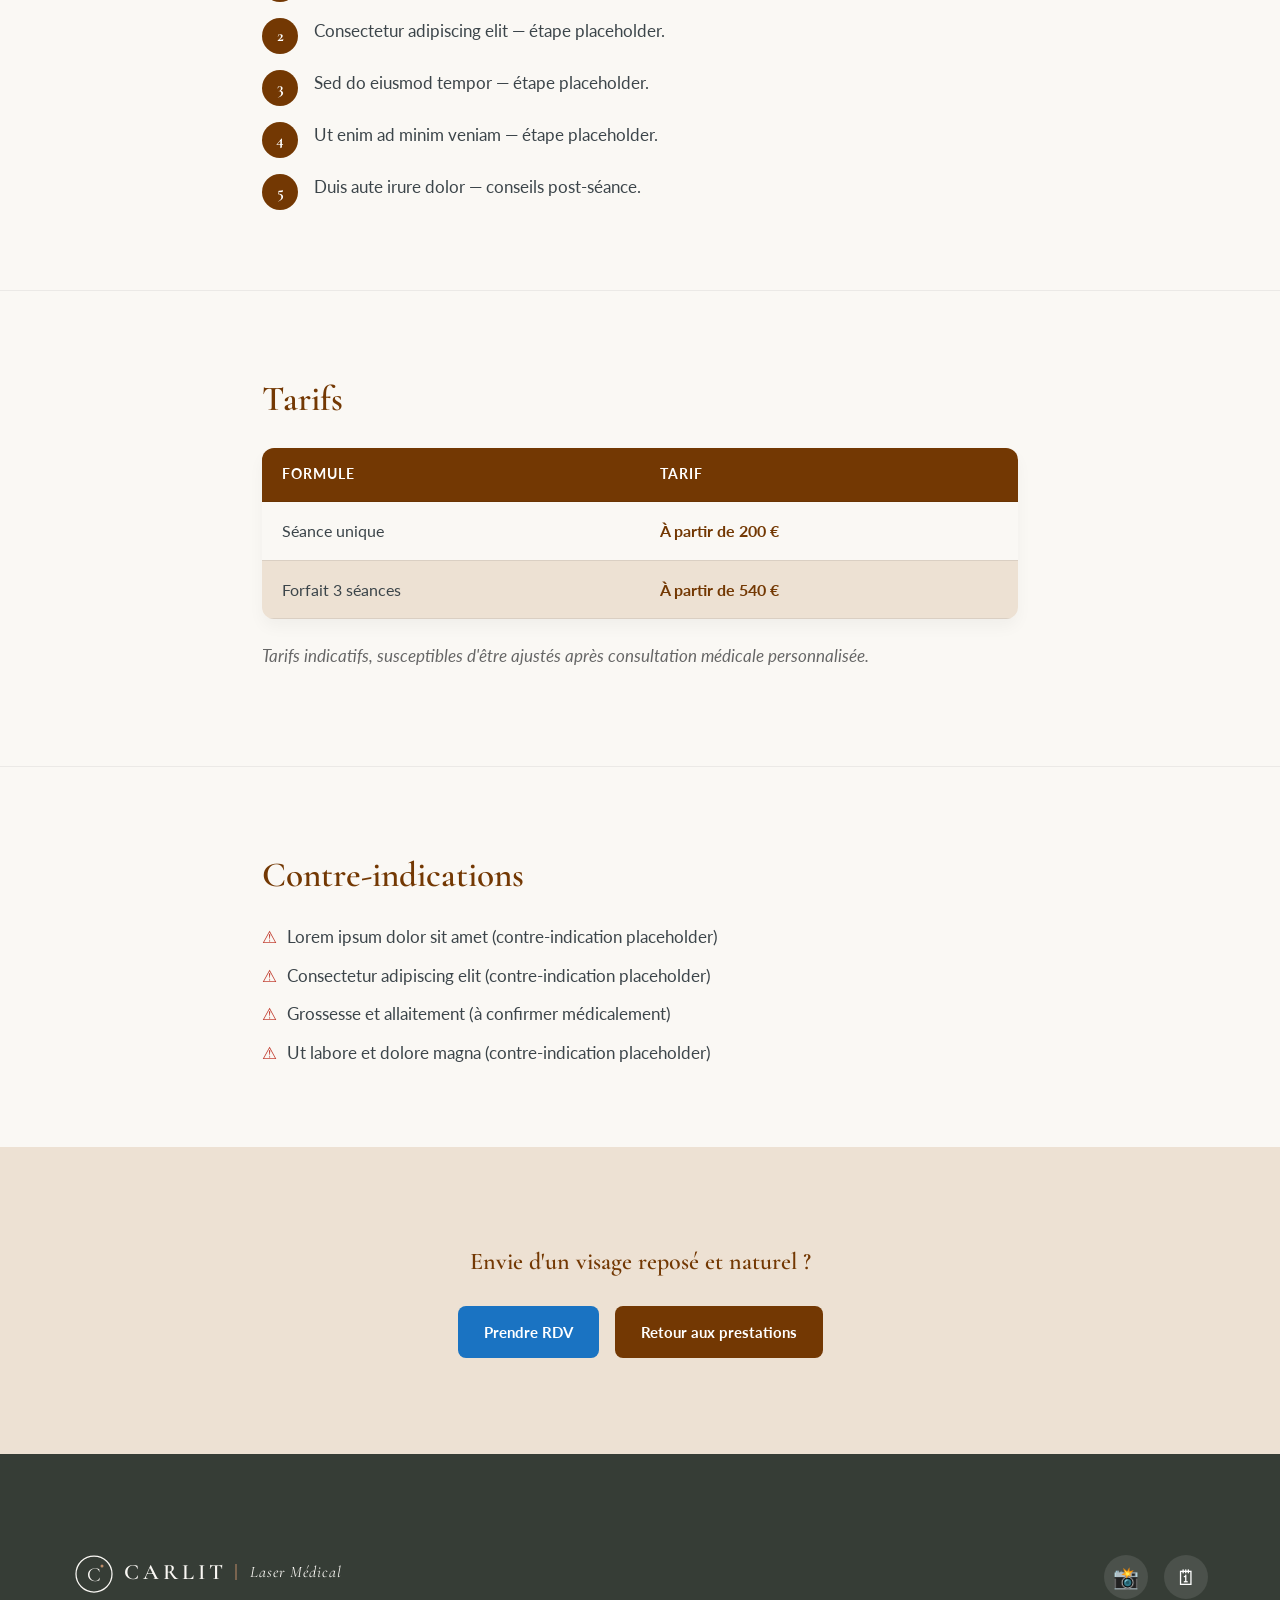
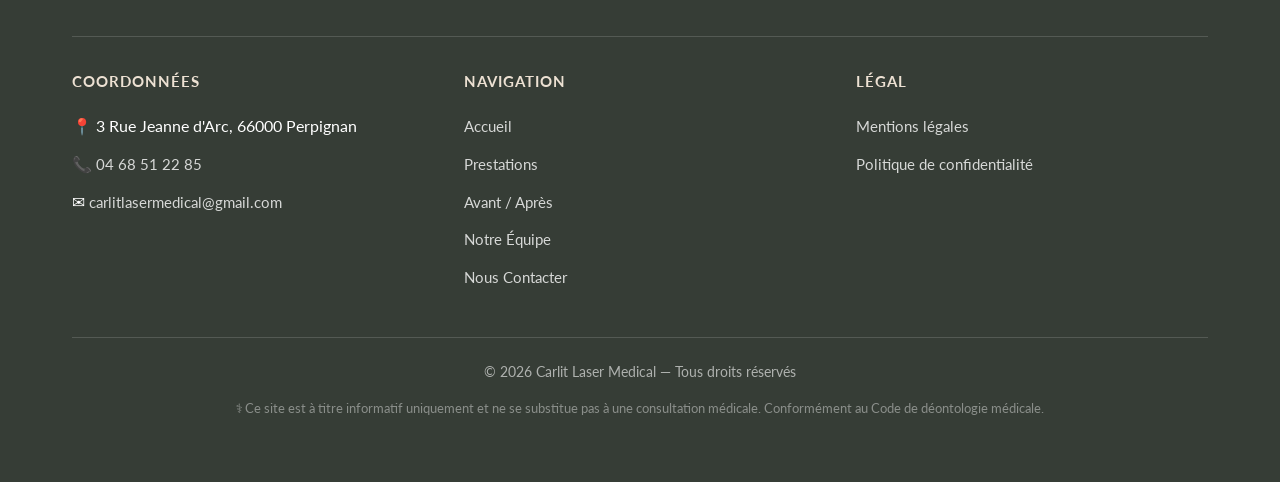
<file: pages/injections.html>
<!DOCTYPE html>
<html lang="fr" class="scroll-smooth">
<head>
  <meta charset="UTF-8">
  <title>Injections — Acide Hyaluronique &amp; Toxine Botulique | Carlit Laser Medical</title>
  <meta name="description" content="Injections d'acide hyaluronique et de toxine botulique à Perpignan. Volumes du visage et rides d'expression. Dr Nicolas Rossi.">
  <meta name="viewport" content="width=device-width, initial-scale=1, viewport-fit=cover">
  <meta name="theme-color" content="#733803">
  <link rel="icon" href="data:image/svg+xml,<svg xmlns=%22http://www.w3.org/2000/svg%22 viewBox=%220 0 100 100%22><text y=%22.9em%22 font-size=%2290%22>⚕️</text></svg>">

  <link rel="preconnect" href="https://fonts.googleapis.com">
  <link rel="preconnect" href="https://fonts.gstatic.com" crossorigin>
  <link href="https://fonts.googleapis.com/css2?family=Cormorant+Garamond:ital,wght@0,400;0,600;0,700;1,400&family=Lato:ital,wght@0,400;0,700;1,400&display=swap" rel="stylesheet">

  <link rel="stylesheet" href="../css/styles.css">
</head>
<body>

  <a href="#presentation" class="skip-to-content" data-i18n="nav.skip_link">Aller au contenu</a>

  <div id="disclaimer" class="disclaimer-bar" role="complementary">
    <span data-i18n="global.disclaimer">⚕️ Ce site est informatif et ne remplace pas une consultation médicale.</span>
    <button class="disclaimer-close" id="disclaimer-close" aria-label="Fermer le bandeau d'information">&times;</button>
  </div>

  <header class="header-wrapper" id="navbar">
    <div class="navbar-container">
      <div class="nav-desktop-upper">
        <a href="../index.html#accueil" class="logo-link" aria-label="Carlit Laser Medical Accueil">
          <svg viewBox="0 0 350 48" fill="none" xmlns="http://www.w3.org/2000/svg" aria-hidden="true">
            <g transform="translate(2, 4)">
              <circle cx="20" cy="20" r="18" stroke="#FAF8F4" stroke-width="1.25" />
              <text x="20" y="27" font-family="'Cormorant Garamond', Georgia, serif" font-size="20" font-weight="400" fill="#FAF8F4" text-anchor="middle">C</text>
              <circle cx="28" cy="12" r="1.5" fill="#BD8C69" />
            </g>
            <text x="52" y="29" font-family="'Cormorant Garamond', Georgia, serif" font-weight="600" font-size="22" fill="#FAF8F4" letter-spacing="4">CARLIT</text>
            <line x1="164" y1="14" x2="164" y2="30" stroke="#BD8C69" stroke-width="1" />
            <text x="178" y="27" font-family="'Cormorant Garamond', Georgia, serif" font-style="italic" font-weight="400" font-size="16" fill="#FAF8F4" letter-spacing="1">Laser Médical</text>
          </svg>
        </a>
        <div class="nav-actions">
          <a href="https://www.doctolib.fr/medecin-generaliste/perpignan/nicolas-rossi" target="_blank" rel="noopener" class="btn btn-blue" data-i18n="nav.rdv_btn">Prendre RDV</a>
          <div class="lang-switcher" role="navigation" aria-label="Langues">
            <button class="btn-lang active" data-lang="fr" aria-label="Français">FR</button>
            <button class="btn-lang" data-lang="en" aria-label="English">EN</button>
            <button class="btn-lang" data-lang="es" aria-label="Español">ES</button>
          </div>
        </div>
      </div>
      <nav class="nav-desktop-lower" aria-label="Navigation principale">
        <ul class="nav-menu-links">
          <li><a href="../index.html#accueil" data-i18n="nav.links.accueil">Accueil</a></li>
          <li><a href="../index.html#prestations" data-i18n="nav.links.prestations">Prestations</a></li>
          <li><a href="../index.html#avant-apres" data-i18n="nav.links.avant_apres">Avant / Après</a></li>
          <li><a href="../index.html#equipe" data-i18n="nav.links.equipe">Notre Équipe</a></li>
          <li><a href="../index.html#contact" data-i18n="nav.links.contact">Nous Contacter</a></li>
        </ul>
      </nav>
      <div class="nav-mobile-header">
        <a href="../index.html#accueil" class="logo-mobile" aria-label="Carlit Laser Medical">
          <svg viewBox="0 0 350 48" fill="none" xmlns="http://www.w3.org/2000/svg" aria-hidden="true">
            <g transform="translate(2, 4)">
              <circle cx="20" cy="20" r="18" stroke="#FAF8F4" stroke-width="1.25" />
              <text x="20" y="27" font-family="'Cormorant Garamond', Georgia, serif" font-size="20" font-weight="400" fill="#FAF8F4" text-anchor="middle">C</text>
              <circle cx="28" cy="12" r="1.5" fill="#BD8C69" />
            </g>
            <text x="52" y="29" font-family="'Cormorant Garamond', Georgia, serif" font-weight="600" font-size="22" fill="#FAF8F4" letter-spacing="4">CARLIT</text>
            <line x1="164" y1="14" x2="164" y2="30" stroke="#BD8C69" stroke-width="1" />
            <text x="178" y="27" font-family="'Cormorant Garamond', Georgia, serif" font-style="italic" font-weight="400" font-size="16" fill="#FAF8F4" letter-spacing="1">Laser Médical</text>
          </svg>
        </a>
        <div style="display: flex; align-items: center; gap: 0.5rem;">
          <a href="https://www.doctolib.fr/medecin-generaliste/perpignan/nicolas-rossi" target="_blank" rel="noopener" class="btn btn-blue" style="padding: 0.5rem 0.75rem; font-size: 13px;" data-i18n="nav.rdv_btn_short">RDV</a>
          <button class="hamburger-btn" id="hamburger-trigger" aria-expanded="false" aria-controls="mobile-dropdown" aria-label="Menu principal">
            <span></span><span></span><span></span>
          </button>
        </div>
      </div>
    </div>
    <div class="mobile-dropdown" id="mobile-dropdown" role="dialog" aria-modal="true" aria-label="Menu Mobile">
      <ul class="mobile-dropdown-links">
        <li><a href="../index.html#accueil" data-i18n="nav.links.accueil">Accueil</a></li>
        <li><a href="../index.html#prestations" data-i18n="nav.links.prestations">Prestations</a></li>
        <li><a href="../index.html#avant-apres" data-i18n="nav.links.avant_apres">Avant / Après</a></li>
        <li><a href="../index.html#equipe" data-i18n="nav.links.equipe">Notre Équipe</a></li>
        <li><a href="../index.html#contact" data-i18n="nav.links.contact">Nous Contacter</a></li>
      </ul>
      <div class="mobile-dropdown-extra">
        <div class="lang-switcher" role="navigation" aria-label="Langues mobile">
          <button class="btn-lang active" data-lang="fr">FR</button>
          <button class="btn-lang" data-lang="en">EN</button>
          <button class="btn-lang" data-lang="es">ES</button>
        </div>
        <a href="https://www.doctolib.fr/medecin-generaliste/perpignan/nicolas-rossi" target="_blank" rel="noopener" class="btn btn-blue" style="width: 100%;" data-i18n="nav.rdv_btn">Prendre RDV</a>
      </div>
    </div>
  </header>
  <div class="mobile-dropdown-backdrop" id="mobile-backdrop"></div>

  <main>
    <section class="subpage-hero">
      <div class="container">
        <span class="subpage-banner-label">Prestation</span>
        <h1>Injections</h1>
        <span class="machine-badge">Vivacy + Toxine botulique</span>
        <nav class="breadcrumb" aria-label="Fil d'Ariane">
          <a href="../index.html#accueil">Accueil</a> / <a href="../index.html#prestations">Prestations</a> / <span>Injections</span>
        </nav>
      </div>
    </section>

    <div class="subpage-main">
      <section id="presentation" class="subpage-section">
        <div class="container">
          <h2>Présentation</h2>
          <p>Injections d'acide hyaluronique pour restaurer les volumes et atténuer les rides. Résultats naturels, techniques douces, produits certifiés CE.</p>
          <!-- TODO: actual medical content -->
          <p>Lorem ipsum dolor sit amet, consectetur adipiscing elit. Sed do eiusmod tempor incididunt ut labore et dolore magna aliqua. Ut enim ad minim veniam, quis nostrud exercitation ullamco laboris nisi ut aliquip ex ea commodo consequat.</p>
          <p>Duis aute irure dolor in reprehenderit in voluptate velit esse cillum dolore eu fugiat nulla pariatur. Excepteur sint occaecat cupidatat non proident, sunt in culpa qui officia deserunt mollit anim id est laborum.</p>
        </div>
      </section>

      <section id="indications" class="subpage-section">
        <div class="container">
          <h2>Indications</h2>
          <!-- TODO: actual medical content -->
          <ul class="bullet-list">
            <li>Lorem ipsum dolor sit amet (indication placeholder)</li>
            <li>Consectetur adipiscing elit (indication placeholder)</li>
            <li>Sed do eiusmod tempor incididunt (indication placeholder)</li>
            <li>Ut labore et dolore magna aliqua (indication placeholder)</li>
          </ul>
        </div>
      </section>

      <section id="deroulement" class="subpage-section">
        <div class="container">
          <h2>Déroulement de la séance</h2>
          <!-- TODO: actual medical content -->
          <ol class="steps-list">
            <li>Lorem ipsum dolor sit amet — accueil et préparation.</li>
            <li>Consectetur adipiscing elit — étape placeholder.</li>
            <li>Sed do eiusmod tempor — étape placeholder.</li>
            <li>Ut enim ad minim veniam — étape placeholder.</li>
            <li>Duis aute irure dolor — conseils post-séance.</li>
          </ol>
        </div>
      </section>

      <section id="tarifs" class="subpage-section">
        <div class="container">
          <h2>Tarifs</h2>
          <!-- TODO: actual medical content / validated pricing -->
          <table class="pricing-table">
            <thead>
              <tr><th>Formule</th><th>Tarif</th></tr>
            </thead>
            <tbody>
              <tr><td>Séance unique</td><td>À partir de 200 €</td></tr>
              <tr><td>Forfait 3 séances</td><td>À partir de 540 €</td></tr>
            </tbody>
          </table>
          <p class="subpage-disclaimer-note">Tarifs indicatifs, susceptibles d'être ajustés après consultation médicale personnalisée.</p>
        </div>
      </section>

      <section id="contre-indications" class="subpage-section">
        <div class="container">
          <h2>Contre-indications</h2>
          <!-- TODO: actual medical content -->
          <ul class="contraindications-list">
            <li>Lorem ipsum dolor sit amet (contre-indication placeholder)</li>
            <li>Consectetur adipiscing elit (contre-indication placeholder)</li>
            <li>Grossesse et allaitement (à confirmer médicalement)</li>
            <li>Ut labore et dolore magna (contre-indication placeholder)</li>
          </ul>
        </div>
      </section>
    </div>

    <section class="cta-block">
      <div class="container">
        <h2>Envie d'un visage reposé et naturel&nbsp;?</h2>
        <div class="cta-actions">
          <a href="https://www.doctolib.fr/medecin-generaliste/perpignan/nicolas-rossi" target="_blank" rel="noopener" class="btn btn-blue" data-i18n="nav.rdv_btn">Prendre RDV</a>
          <a href="../index.html#prestations" class="btn btn-primary">Retour aux prestations</a>
        </div>
      </div>
    </section>
  </main>

  <footer class="footer">
    <div class="container">
      <div class="footer-row-1">
        <div class="footer-logo">
          <svg height="48" viewBox="0 0 350 48" fill="none" xmlns="http://www.w3.org/2000/svg">
            <g transform="translate(2, 4)">
              <circle cx="20" cy="20" r="18" stroke="#FAF8F4" stroke-width="1.25" />
              <text x="20" y="27" font-family="'Cormorant Garamond', Georgia, serif" font-size="20" font-weight="400" fill="#FAF8F4" text-anchor="middle">C</text>
              <circle cx="28" cy="12" r="1.5" fill="#BD8C69" />
            </g>
            <text x="52" y="29" font-family="'Cormorant Garamond', Georgia, serif" font-weight="600" font-size="22" fill="#FAF8F4" letter-spacing="4">CARLIT</text>
            <line x1="164" y1="14" x2="164" y2="30" stroke="#BD8C69" stroke-width="1" />
            <text x="178" y="27" font-family="'Cormorant Garamond', Georgia, serif" font-style="italic" font-weight="400" font-size="16" fill="#FAF8F4" letter-spacing="1">Laser Médical</text>
          </svg>
        </div>
        <div class="footer-socials">
          <a href="#" class="social-btn" aria-label="Instagram">📸</a>
          <a href="https://www.doctolib.fr/medecin-generaliste/perpignan/nicolas-rossi" target="_blank" rel="noopener" class="social-btn" aria-label="Doctolib">🗓</a>
        </div>
      </div>
      <div class="footer-grid">
        <div class="footer-col">
          <h4 data-i18n="footer.col1.title">Coordonnées</h4>
          <ul class="footer-links">
            <li>📍 3 Rue Jeanne d'Arc, 66000 Perpignan</li>
            <li>📞 <a href="tel:+33468512285">04 68 51 22 85</a></li>
            <li>✉ <a href="mailto:carlitlasermedical@gmail.com">carlitlasermedical@gmail.com</a></li>
          </ul>
        </div>
        <div class="footer-col">
          <h4 data-i18n="footer.col2.title">Navigation</h4>
          <ul class="footer-links">
            <li><a href="../index.html#accueil" data-i18n="nav.links.accueil">Accueil</a></li>
            <li><a href="../index.html#prestations" data-i18n="nav.links.prestations">Prestations</a></li>
            <li><a href="../index.html#avant-apres" data-i18n="nav.links.avant_apres">Avant / Après</a></li>
            <li><a href="../index.html#equipe" data-i18n="nav.links.equipe">Notre Équipe</a></li>
            <li><a href="../index.html#contact" data-i18n="nav.links.contact">Nous Contacter</a></li>
          </ul>
        </div>
        <div class="footer-col">
          <h4 data-i18n="footer.col3.title">Légal</h4>
          <ul class="footer-links">
            <li><a href="mentions-legales.html" data-i18n="footer.col3.legal">Mentions légales</a></li>
            <li><a href="politique-confidentialite.html" data-i18n="footer.col3.privacy">Politique de confidentialité</a></li>
          </ul>
        </div>
      </div>
      <div class="footer-divider"></div>
      <div class="footer-bottom">
        <p>&copy; 2026 Carlit Laser Medical — Tous droits réservés</p>
        <p style="font-size: 0.8rem; line-height: 1.4; opacity: 0.7;" data-i18n="footer.medical_disclaimer">
          ⚕ Ce site est à titre informatif uniquement et ne se substitue pas à une consultation médicale. Conformément au Code de déontologie médicale.
        </p>
      </div>
    </div>
  </footer>

  <div class="mobile-sticky-cta" id="mobile-sticky-cta">
    <a href="tel:+33468512285" class="mobile-cta-btn call-btn"><span>📞</span> <span data-i18n="global.call">Appeler</span></a>
    <a href="https://www.doctolib.fr/medecin-generaliste/perpignan/nicolas-rossi" target="_blank" rel="noopener" class="mobile-cta-btn rdv-btn"><span>🗓</span> <span data-i18n="global.rdv">RDV Doctolib</span></a>
  </div>

  <button class="scroll-to-top" id="scroll-to-top" aria-label="Retourner en haut de page">↑</button>

  <script src="../js/main.js" defer></script>
</body>
</html>
</file>
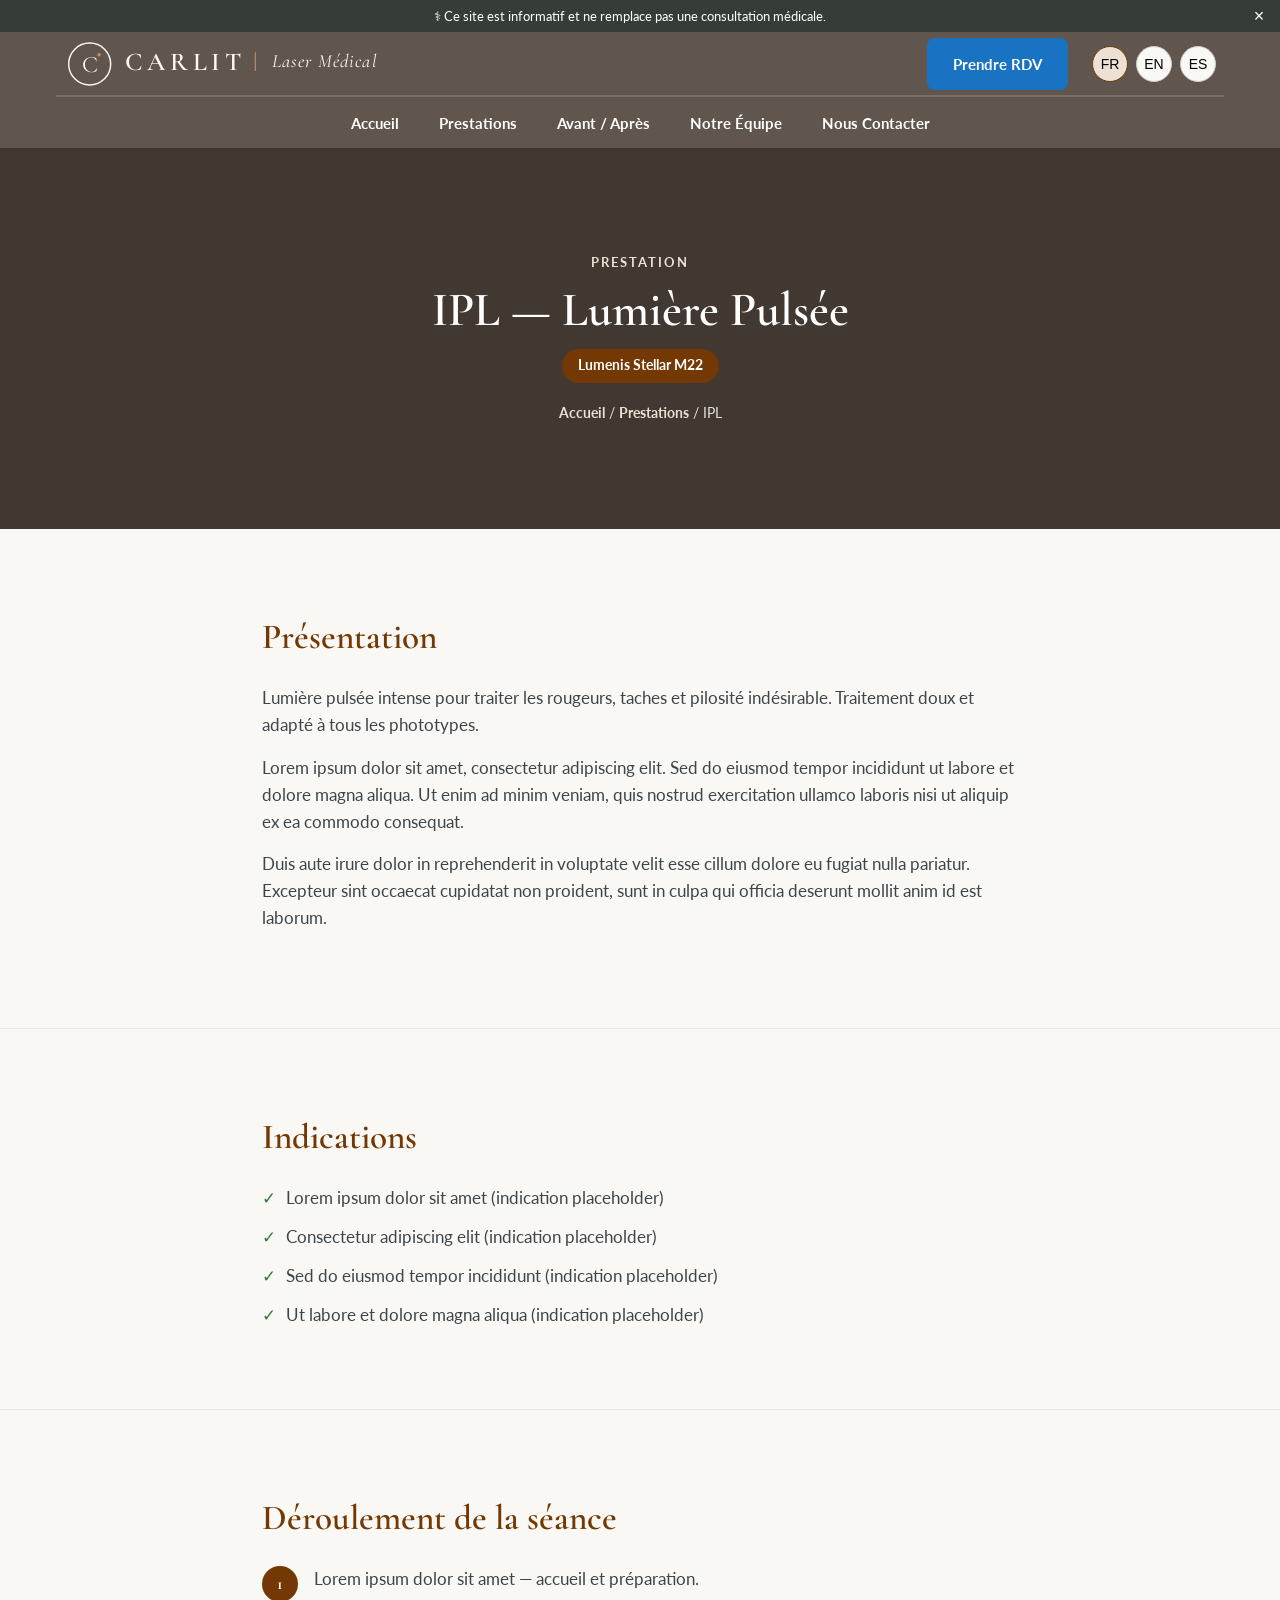
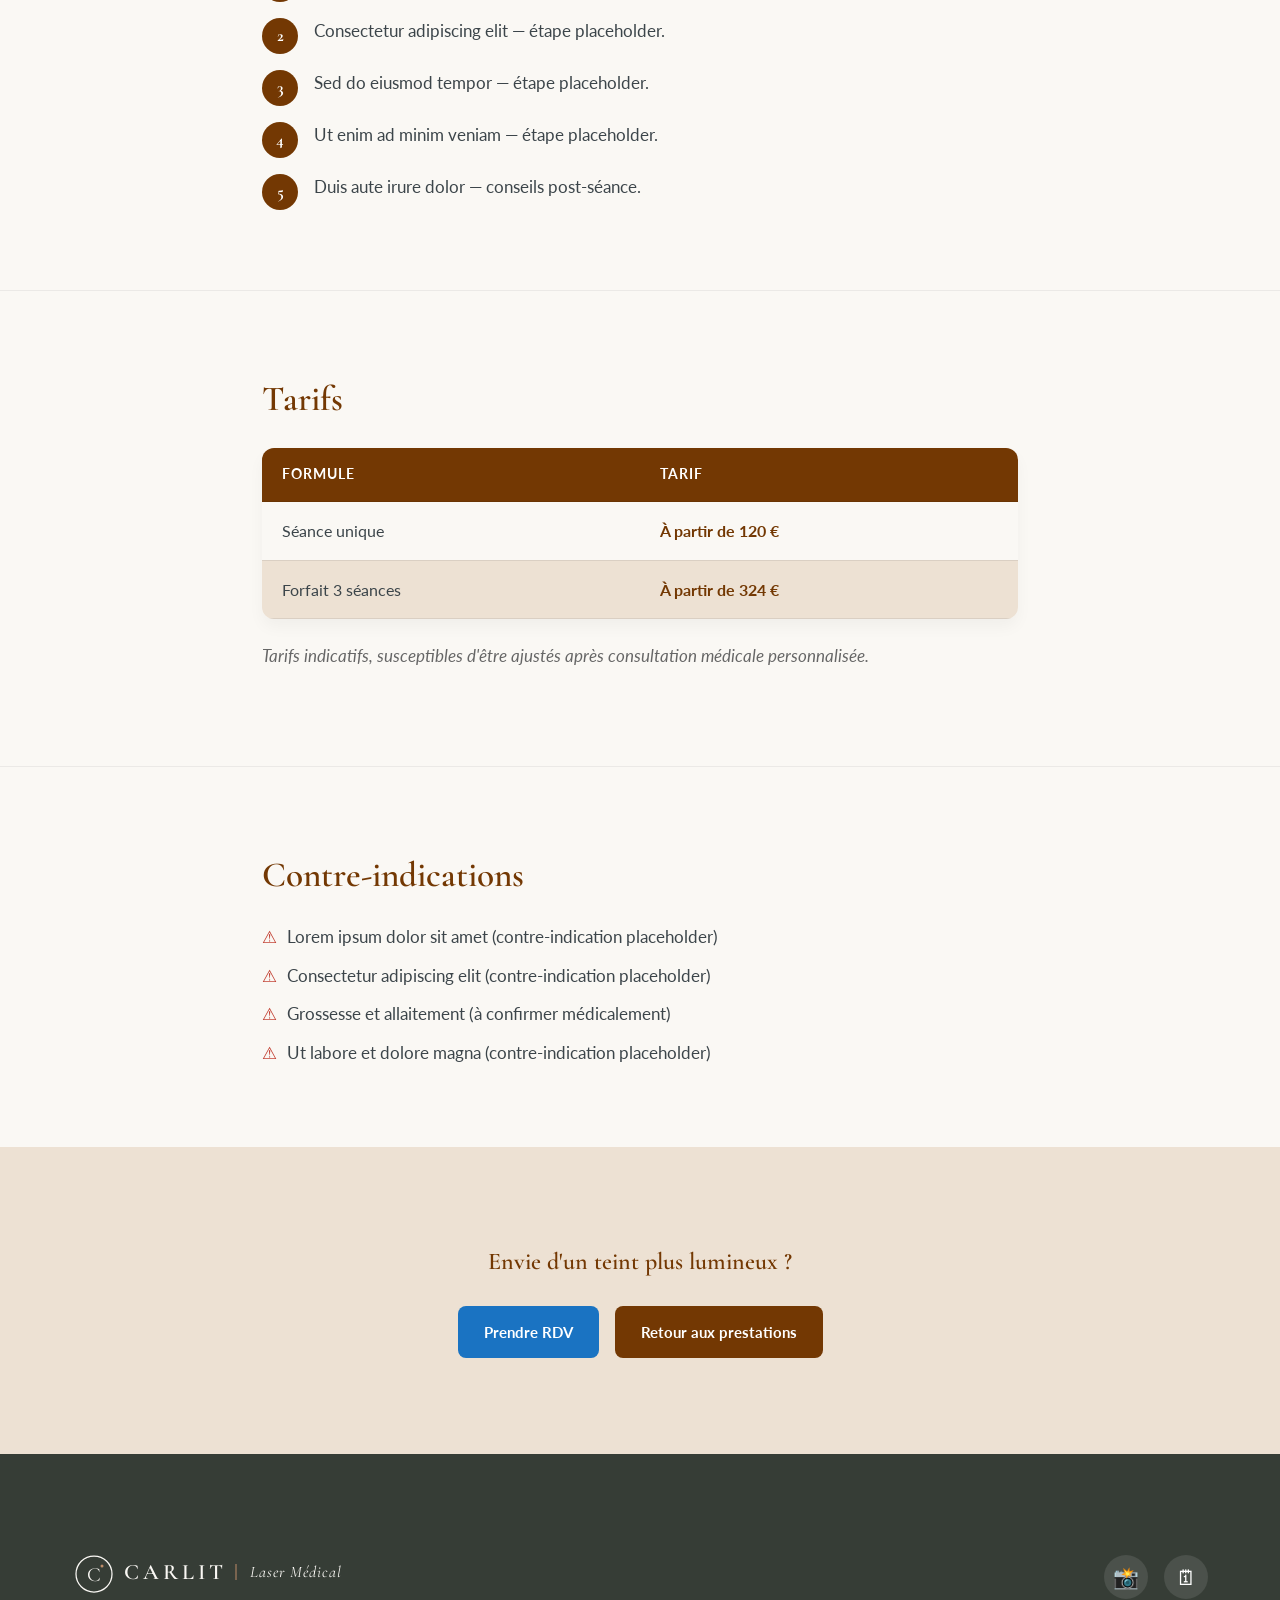
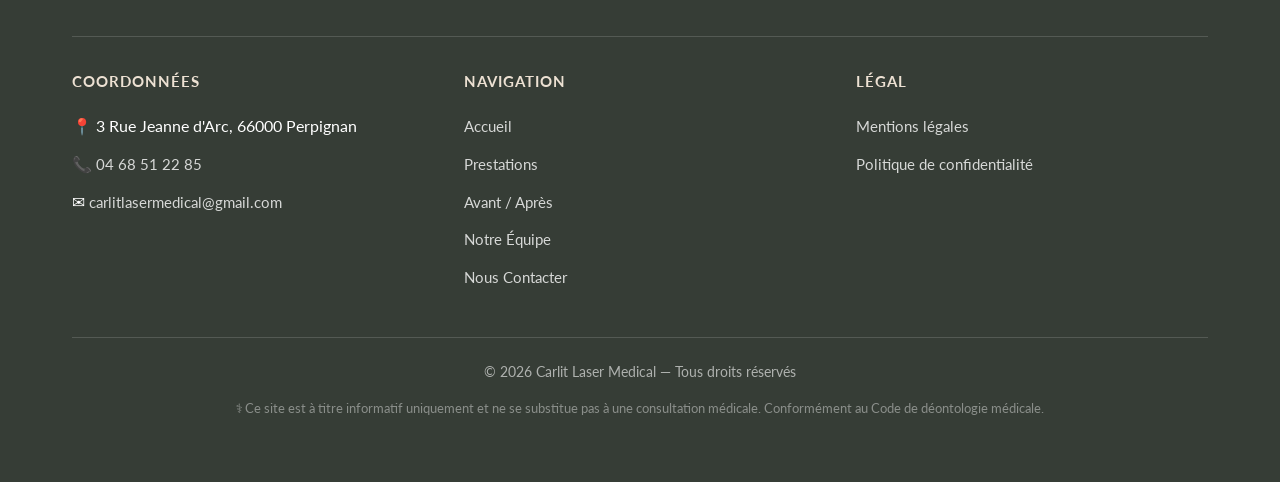
<file: pages/ipl.html>
<!DOCTYPE html>
<html lang="fr" class="scroll-smooth">
<head>
  <meta charset="UTF-8">
  <title>IPL — Lumière Pulsée — Lumenis Stellar M22 | Carlit Laser Medical</title>
  <meta name="description" content="Photoréjuvénation par lumière pulsée intense (IPL) Lumenis Stellar M22 à Perpignan. Rougeurs, taches et éclat du teint. Dr Nicolas Rossi.">
  <meta name="viewport" content="width=device-width, initial-scale=1, viewport-fit=cover">
  <meta name="theme-color" content="#733803">
  <link rel="icon" href="data:image/svg+xml,<svg xmlns=%22http://www.w3.org/2000/svg%22 viewBox=%220 0 100 100%22><text y=%22.9em%22 font-size=%2290%22>⚕️</text></svg>">

  <link rel="preconnect" href="https://fonts.googleapis.com">
  <link rel="preconnect" href="https://fonts.gstatic.com" crossorigin>
  <link href="https://fonts.googleapis.com/css2?family=Cormorant+Garamond:ital,wght@0,400;0,600;0,700;1,400&family=Lato:ital,wght@0,400;0,700;1,400&display=swap" rel="stylesheet">

  <link rel="stylesheet" href="../css/styles.css">
</head>
<body>

  <a href="#presentation" class="skip-to-content" data-i18n="nav.skip_link">Aller au contenu</a>

  <div id="disclaimer" class="disclaimer-bar" role="complementary">
    <span data-i18n="global.disclaimer">⚕️ Ce site est informatif et ne remplace pas une consultation médicale.</span>
    <button class="disclaimer-close" id="disclaimer-close" aria-label="Fermer le bandeau d'information">&times;</button>
  </div>

  <header class="header-wrapper" id="navbar">
    <div class="navbar-container">
      <div class="nav-desktop-upper">
        <a href="../index.html#accueil" class="logo-link" aria-label="Carlit Laser Medical Accueil">
          <svg viewBox="0 0 350 48" fill="none" xmlns="http://www.w3.org/2000/svg" aria-hidden="true">
            <g transform="translate(2, 4)">
              <circle cx="20" cy="20" r="18" stroke="#FAF8F4" stroke-width="1.25" />
              <text x="20" y="27" font-family="'Cormorant Garamond', Georgia, serif" font-size="20" font-weight="400" fill="#FAF8F4" text-anchor="middle">C</text>
              <circle cx="28" cy="12" r="1.5" fill="#BD8C69" />
            </g>
            <text x="52" y="29" font-family="'Cormorant Garamond', Georgia, serif" font-weight="600" font-size="22" fill="#FAF8F4" letter-spacing="4">CARLIT</text>
            <line x1="164" y1="14" x2="164" y2="30" stroke="#BD8C69" stroke-width="1" />
            <text x="178" y="27" font-family="'Cormorant Garamond', Georgia, serif" font-style="italic" font-weight="400" font-size="16" fill="#FAF8F4" letter-spacing="1">Laser Médical</text>
          </svg>
        </a>
        <div class="nav-actions">
          <a href="https://www.doctolib.fr/medecin-generaliste/perpignan/nicolas-rossi" target="_blank" rel="noopener" class="btn btn-blue" data-i18n="nav.rdv_btn">Prendre RDV</a>
          <div class="lang-switcher" role="navigation" aria-label="Langues">
            <button class="btn-lang active" data-lang="fr" aria-label="Français">FR</button>
            <button class="btn-lang" data-lang="en" aria-label="English">EN</button>
            <button class="btn-lang" data-lang="es" aria-label="Español">ES</button>
          </div>
        </div>
      </div>
      <nav class="nav-desktop-lower" aria-label="Navigation principale">
        <ul class="nav-menu-links">
          <li><a href="../index.html#accueil" data-i18n="nav.links.accueil">Accueil</a></li>
          <li><a href="../index.html#prestations" data-i18n="nav.links.prestations">Prestations</a></li>
          <li><a href="../index.html#avant-apres" data-i18n="nav.links.avant_apres">Avant / Après</a></li>
          <li><a href="../index.html#equipe" data-i18n="nav.links.equipe">Notre Équipe</a></li>
          <li><a href="../index.html#contact" data-i18n="nav.links.contact">Nous Contacter</a></li>
        </ul>
      </nav>
      <div class="nav-mobile-header">
        <a href="../index.html#accueil" class="logo-mobile" aria-label="Carlit Laser Medical">
          <svg viewBox="0 0 350 48" fill="none" xmlns="http://www.w3.org/2000/svg" aria-hidden="true">
            <g transform="translate(2, 4)">
              <circle cx="20" cy="20" r="18" stroke="#FAF8F4" stroke-width="1.25" />
              <text x="20" y="27" font-family="'Cormorant Garamond', Georgia, serif" font-size="20" font-weight="400" fill="#FAF8F4" text-anchor="middle">C</text>
              <circle cx="28" cy="12" r="1.5" fill="#BD8C69" />
            </g>
            <text x="52" y="29" font-family="'Cormorant Garamond', Georgia, serif" font-weight="600" font-size="22" fill="#FAF8F4" letter-spacing="4">CARLIT</text>
            <line x1="164" y1="14" x2="164" y2="30" stroke="#BD8C69" stroke-width="1" />
            <text x="178" y="27" font-family="'Cormorant Garamond', Georgia, serif" font-style="italic" font-weight="400" font-size="16" fill="#FAF8F4" letter-spacing="1">Laser Médical</text>
          </svg>
        </a>
        <div style="display: flex; align-items: center; gap: 0.5rem;">
          <a href="https://www.doctolib.fr/medecin-generaliste/perpignan/nicolas-rossi" target="_blank" rel="noopener" class="btn btn-blue" style="padding: 0.5rem 0.75rem; font-size: 13px;" data-i18n="nav.rdv_btn_short">RDV</a>
          <button class="hamburger-btn" id="hamburger-trigger" aria-expanded="false" aria-controls="mobile-dropdown" aria-label="Menu principal">
            <span></span><span></span><span></span>
          </button>
        </div>
      </div>
    </div>
    <div class="mobile-dropdown" id="mobile-dropdown" role="dialog" aria-modal="true" aria-label="Menu Mobile">
      <ul class="mobile-dropdown-links">
        <li><a href="../index.html#accueil" data-i18n="nav.links.accueil">Accueil</a></li>
        <li><a href="../index.html#prestations" data-i18n="nav.links.prestations">Prestations</a></li>
        <li><a href="../index.html#avant-apres" data-i18n="nav.links.avant_apres">Avant / Après</a></li>
        <li><a href="../index.html#equipe" data-i18n="nav.links.equipe">Notre Équipe</a></li>
        <li><a href="../index.html#contact" data-i18n="nav.links.contact">Nous Contacter</a></li>
      </ul>
      <div class="mobile-dropdown-extra">
        <div class="lang-switcher" role="navigation" aria-label="Langues mobile">
          <button class="btn-lang active" data-lang="fr">FR</button>
          <button class="btn-lang" data-lang="en">EN</button>
          <button class="btn-lang" data-lang="es">ES</button>
        </div>
        <a href="https://www.doctolib.fr/medecin-generaliste/perpignan/nicolas-rossi" target="_blank" rel="noopener" class="btn btn-blue" style="width: 100%;" data-i18n="nav.rdv_btn">Prendre RDV</a>
      </div>
    </div>
  </header>
  <div class="mobile-dropdown-backdrop" id="mobile-backdrop"></div>

  <main>
    <section class="subpage-hero">
      <div class="container">
        <span class="subpage-banner-label">Prestation</span>
        <h1>IPL — Lumière Pulsée</h1>
        <span class="machine-badge">Lumenis Stellar M22</span>
        <nav class="breadcrumb" aria-label="Fil d'Ariane">
          <a href="../index.html#accueil">Accueil</a> / <a href="../index.html#prestations">Prestations</a> / <span>IPL</span>
        </nav>
      </div>
    </section>

    <div class="subpage-main">
      <section id="presentation" class="subpage-section">
        <div class="container">
          <h2>Présentation</h2>
          <p>Lumière pulsée intense pour traiter les rougeurs, taches et pilosité indésirable. Traitement doux et adapté à tous les phototypes.</p>
          <!-- TODO: actual medical content -->
          <p>Lorem ipsum dolor sit amet, consectetur adipiscing elit. Sed do eiusmod tempor incididunt ut labore et dolore magna aliqua. Ut enim ad minim veniam, quis nostrud exercitation ullamco laboris nisi ut aliquip ex ea commodo consequat.</p>
          <p>Duis aute irure dolor in reprehenderit in voluptate velit esse cillum dolore eu fugiat nulla pariatur. Excepteur sint occaecat cupidatat non proident, sunt in culpa qui officia deserunt mollit anim id est laborum.</p>
        </div>
      </section>

      <section id="indications" class="subpage-section">
        <div class="container">
          <h2>Indications</h2>
          <!-- TODO: actual medical content -->
          <ul class="bullet-list">
            <li>Lorem ipsum dolor sit amet (indication placeholder)</li>
            <li>Consectetur adipiscing elit (indication placeholder)</li>
            <li>Sed do eiusmod tempor incididunt (indication placeholder)</li>
            <li>Ut labore et dolore magna aliqua (indication placeholder)</li>
          </ul>
        </div>
      </section>

      <section id="deroulement" class="subpage-section">
        <div class="container">
          <h2>Déroulement de la séance</h2>
          <!-- TODO: actual medical content -->
          <ol class="steps-list">
            <li>Lorem ipsum dolor sit amet — accueil et préparation.</li>
            <li>Consectetur adipiscing elit — étape placeholder.</li>
            <li>Sed do eiusmod tempor — étape placeholder.</li>
            <li>Ut enim ad minim veniam — étape placeholder.</li>
            <li>Duis aute irure dolor — conseils post-séance.</li>
          </ol>
        </div>
      </section>

      <section id="tarifs" class="subpage-section">
        <div class="container">
          <h2>Tarifs</h2>
          <!-- TODO: actual medical content / validated pricing -->
          <table class="pricing-table">
            <thead>
              <tr><th>Formule</th><th>Tarif</th></tr>
            </thead>
            <tbody>
              <tr><td>Séance unique</td><td>À partir de 120 €</td></tr>
              <tr><td>Forfait 3 séances</td><td>À partir de 324 €</td></tr>
            </tbody>
          </table>
          <p class="subpage-disclaimer-note">Tarifs indicatifs, susceptibles d'être ajustés après consultation médicale personnalisée.</p>
        </div>
      </section>

      <section id="contre-indications" class="subpage-section">
        <div class="container">
          <h2>Contre-indications</h2>
          <!-- TODO: actual medical content -->
          <ul class="contraindications-list">
            <li>Lorem ipsum dolor sit amet (contre-indication placeholder)</li>
            <li>Consectetur adipiscing elit (contre-indication placeholder)</li>
            <li>Grossesse et allaitement (à confirmer médicalement)</li>
            <li>Ut labore et dolore magna (contre-indication placeholder)</li>
          </ul>
        </div>
      </section>
    </div>

    <section class="cta-block">
      <div class="container">
        <h2>Envie d'un teint plus lumineux&nbsp;?</h2>
        <div class="cta-actions">
          <a href="https://www.doctolib.fr/medecin-generaliste/perpignan/nicolas-rossi" target="_blank" rel="noopener" class="btn btn-blue" data-i18n="nav.rdv_btn">Prendre RDV</a>
          <a href="../index.html#prestations" class="btn btn-primary">Retour aux prestations</a>
        </div>
      </div>
    </section>
  </main>

  <footer class="footer">
    <div class="container">
      <div class="footer-row-1">
        <div class="footer-logo">
          <svg height="48" viewBox="0 0 350 48" fill="none" xmlns="http://www.w3.org/2000/svg">
            <g transform="translate(2, 4)">
              <circle cx="20" cy="20" r="18" stroke="#FAF8F4" stroke-width="1.25" />
              <text x="20" y="27" font-family="'Cormorant Garamond', Georgia, serif" font-size="20" font-weight="400" fill="#FAF8F4" text-anchor="middle">C</text>
              <circle cx="28" cy="12" r="1.5" fill="#BD8C69" />
            </g>
            <text x="52" y="29" font-family="'Cormorant Garamond', Georgia, serif" font-weight="600" font-size="22" fill="#FAF8F4" letter-spacing="4">CARLIT</text>
            <line x1="164" y1="14" x2="164" y2="30" stroke="#BD8C69" stroke-width="1" />
            <text x="178" y="27" font-family="'Cormorant Garamond', Georgia, serif" font-style="italic" font-weight="400" font-size="16" fill="#FAF8F4" letter-spacing="1">Laser Médical</text>
          </svg>
        </div>
        <div class="footer-socials">
          <a href="#" class="social-btn" aria-label="Instagram">📸</a>
          <a href="https://www.doctolib.fr/medecin-generaliste/perpignan/nicolas-rossi" target="_blank" rel="noopener" class="social-btn" aria-label="Doctolib">🗓</a>
        </div>
      </div>
      <div class="footer-grid">
        <div class="footer-col">
          <h4 data-i18n="footer.col1.title">Coordonnées</h4>
          <ul class="footer-links">
            <li>📍 3 Rue Jeanne d'Arc, 66000 Perpignan</li>
            <li>📞 <a href="tel:+33468512285">04 68 51 22 85</a></li>
            <li>✉ <a href="mailto:carlitlasermedical@gmail.com">carlitlasermedical@gmail.com</a></li>
          </ul>
        </div>
        <div class="footer-col">
          <h4 data-i18n="footer.col2.title">Navigation</h4>
          <ul class="footer-links">
            <li><a href="../index.html#accueil" data-i18n="nav.links.accueil">Accueil</a></li>
            <li><a href="../index.html#prestations" data-i18n="nav.links.prestations">Prestations</a></li>
            <li><a href="../index.html#avant-apres" data-i18n="nav.links.avant_apres">Avant / Après</a></li>
            <li><a href="../index.html#equipe" data-i18n="nav.links.equipe">Notre Équipe</a></li>
            <li><a href="../index.html#contact" data-i18n="nav.links.contact">Nous Contacter</a></li>
          </ul>
        </div>
        <div class="footer-col">
          <h4 data-i18n="footer.col3.title">Légal</h4>
          <ul class="footer-links">
            <li><a href="mentions-legales.html" data-i18n="footer.col3.legal">Mentions légales</a></li>
            <li><a href="politique-confidentialite.html" data-i18n="footer.col3.privacy">Politique de confidentialité</a></li>
          </ul>
        </div>
      </div>
      <div class="footer-divider"></div>
      <div class="footer-bottom">
        <p>&copy; 2026 Carlit Laser Medical — Tous droits réservés</p>
        <p style="font-size: 0.8rem; line-height: 1.4; opacity: 0.7;" data-i18n="footer.medical_disclaimer">
          ⚕ Ce site est à titre informatif uniquement et ne se substitue pas à une consultation médicale. Conformément au Code de déontologie médicale.
        </p>
      </div>
    </div>
  </footer>

  <div class="mobile-sticky-cta" id="mobile-sticky-cta">
    <a href="tel:+33468512285" class="mobile-cta-btn call-btn"><span>📞</span> <span data-i18n="global.call">Appeler</span></a>
    <a href="https://www.doctolib.fr/medecin-generaliste/perpignan/nicolas-rossi" target="_blank" rel="noopener" class="mobile-cta-btn rdv-btn"><span>🗓</span> <span data-i18n="global.rdv">RDV Doctolib</span></a>
  </div>

  <button class="scroll-to-top" id="scroll-to-top" aria-label="Retourner en haut de page">↑</button>

  <script src="../js/main.js" defer></script>
</body>
</html>
</file>
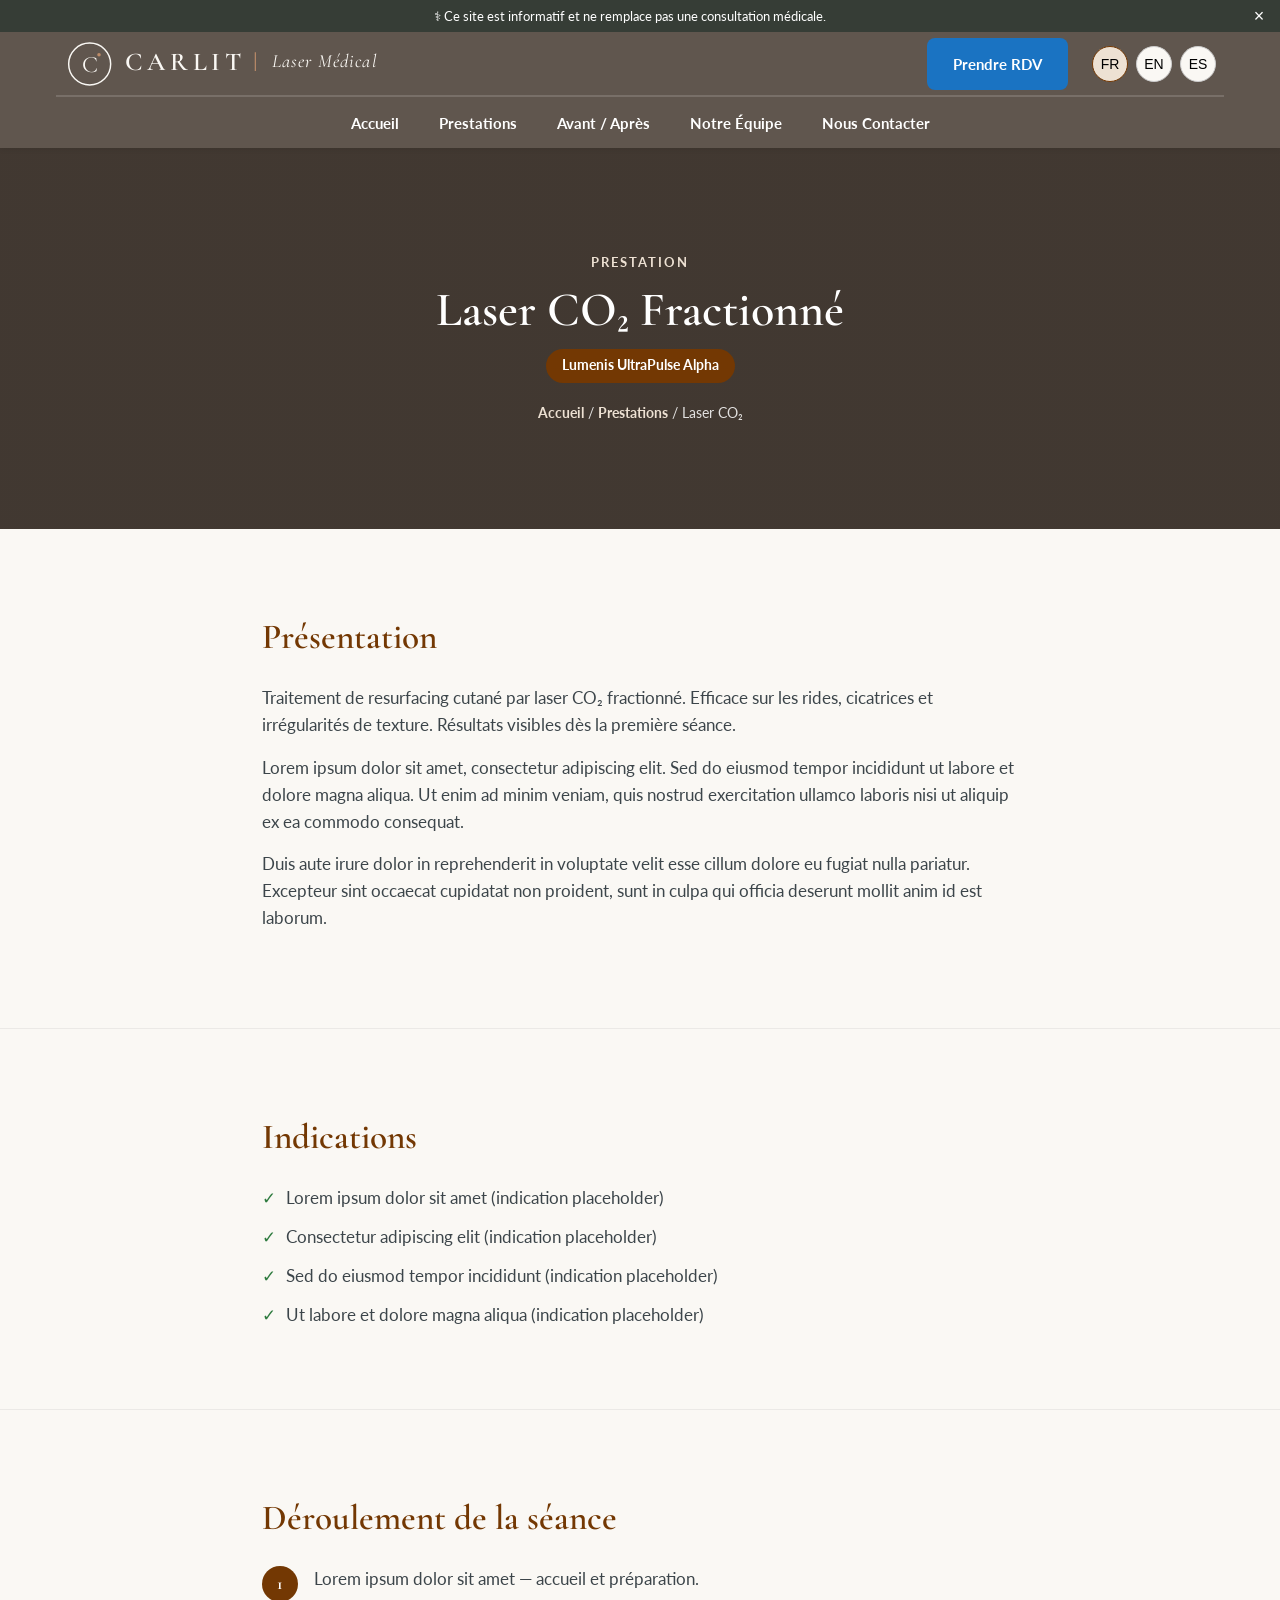
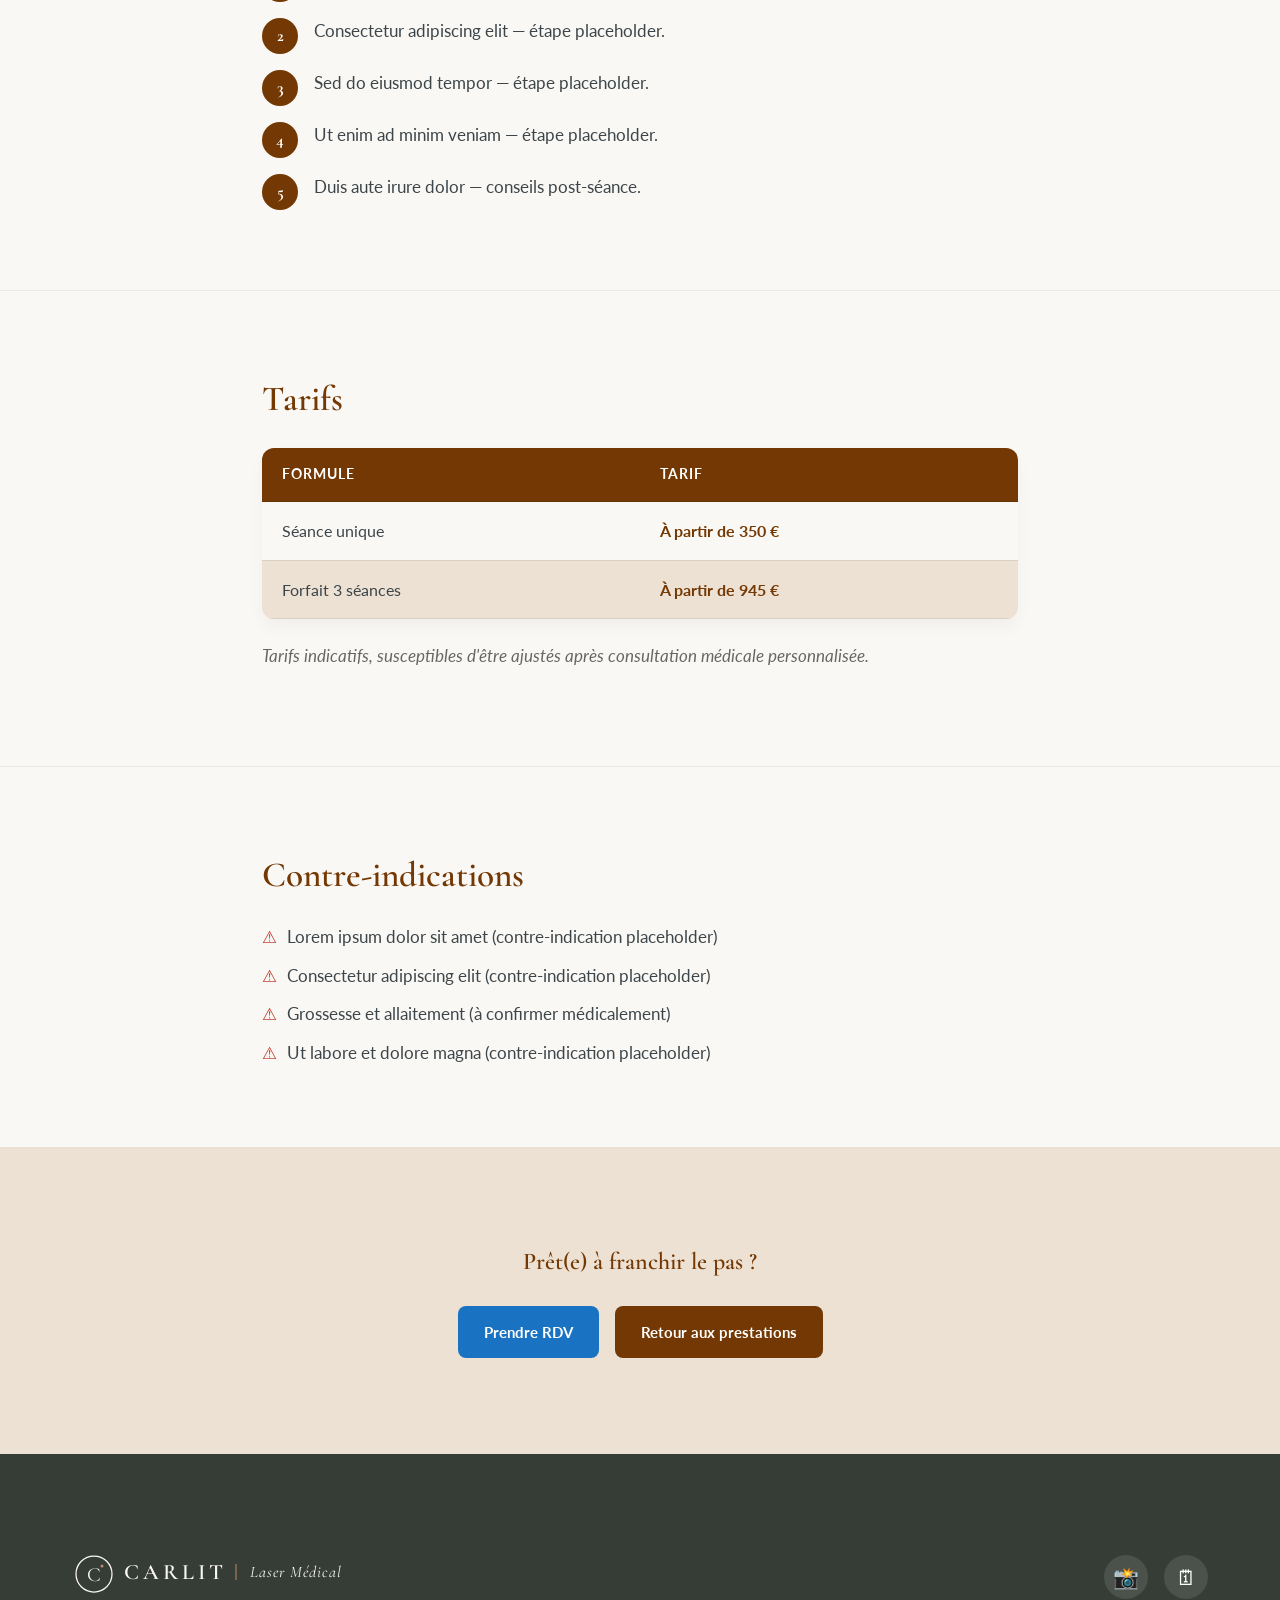
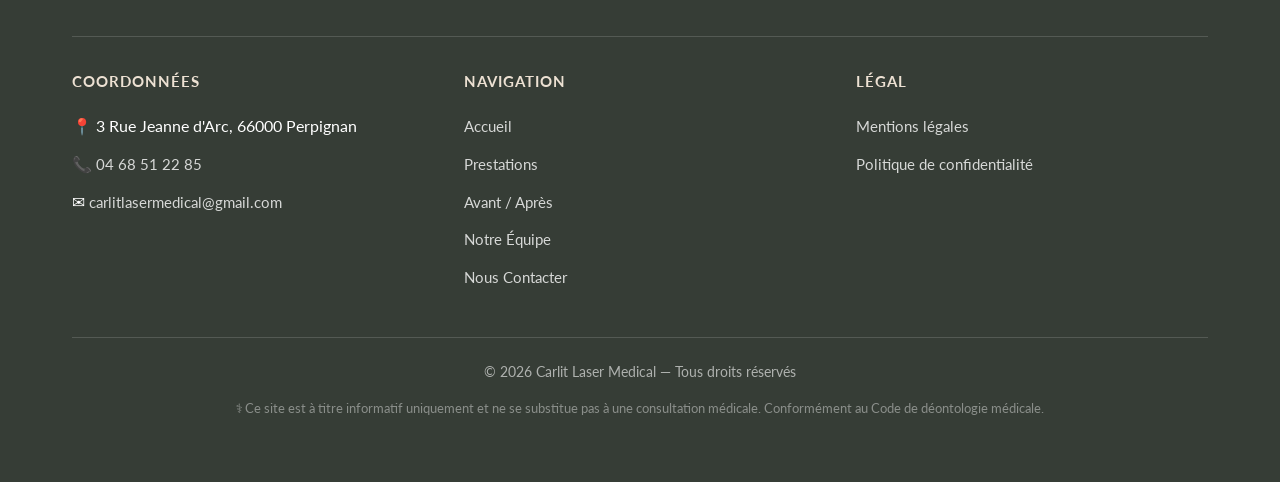
<file: pages/laser-co2.html>
<!DOCTYPE html>
<html lang="fr" class="scroll-smooth">
<head>
  <meta charset="UTF-8">
  <title>Laser CO₂ Fractionné — Lumenis UltraPulse Alpha | Carlit Laser Medical</title>
  <meta name="description" content="Resurfacing cutané par laser CO₂ fractionné Lumenis UltraPulse Alpha à Perpignan. Rides, cicatrices et texture. Dr Nicolas Rossi.">
  <meta name="viewport" content="width=device-width, initial-scale=1, viewport-fit=cover">
  <meta name="theme-color" content="#733803">
  <link rel="icon" href="data:image/svg+xml,<svg xmlns=%22http://www.w3.org/2000/svg%22 viewBox=%220 0 100 100%22><text y=%22.9em%22 font-size=%2290%22>⚕️</text></svg>">

  <link rel="preconnect" href="https://fonts.googleapis.com">
  <link rel="preconnect" href="https://fonts.gstatic.com" crossorigin>
  <link href="https://fonts.googleapis.com/css2?family=Cormorant+Garamond:ital,wght@0,400;0,600;0,700;1,400&family=Lato:ital,wght@0,400;0,700;1,400&display=swap" rel="stylesheet">

  <link rel="stylesheet" href="../css/styles.css">
</head>
<body>

  <a href="#presentation" class="skip-to-content" data-i18n="nav.skip_link">Aller au contenu</a>

  <div id="disclaimer" class="disclaimer-bar" role="complementary">
    <span data-i18n="global.disclaimer">⚕️ Ce site est informatif et ne remplace pas une consultation médicale.</span>
    <button class="disclaimer-close" id="disclaimer-close" aria-label="Fermer le bandeau d'information">&times;</button>
  </div>

  <header class="header-wrapper" id="navbar">
    <div class="navbar-container">
      <div class="nav-desktop-upper">
        <a href="../index.html#accueil" class="logo-link" aria-label="Carlit Laser Medical Accueil">
          <svg viewBox="0 0 350 48" fill="none" xmlns="http://www.w3.org/2000/svg" aria-hidden="true">
            <g transform="translate(2, 4)">
              <circle cx="20" cy="20" r="18" stroke="#FAF8F4" stroke-width="1.25" />
              <text x="20" y="27" font-family="'Cormorant Garamond', Georgia, serif" font-size="20" font-weight="400" fill="#FAF8F4" text-anchor="middle">C</text>
              <circle cx="28" cy="12" r="1.5" fill="#BD8C69" />
            </g>
            <text x="52" y="29" font-family="'Cormorant Garamond', Georgia, serif" font-weight="600" font-size="22" fill="#FAF8F4" letter-spacing="4">CARLIT</text>
            <line x1="164" y1="14" x2="164" y2="30" stroke="#BD8C69" stroke-width="1" />
            <text x="178" y="27" font-family="'Cormorant Garamond', Georgia, serif" font-style="italic" font-weight="400" font-size="16" fill="#FAF8F4" letter-spacing="1">Laser Médical</text>
          </svg>
        </a>
        <div class="nav-actions">
          <a href="https://www.doctolib.fr/medecin-generaliste/perpignan/nicolas-rossi" target="_blank" rel="noopener" class="btn btn-blue" data-i18n="nav.rdv_btn">Prendre RDV</a>
          <div class="lang-switcher" role="navigation" aria-label="Langues">
            <button class="btn-lang active" data-lang="fr" aria-label="Français">FR</button>
            <button class="btn-lang" data-lang="en" aria-label="English">EN</button>
            <button class="btn-lang" data-lang="es" aria-label="Español">ES</button>
          </div>
        </div>
      </div>
      <nav class="nav-desktop-lower" aria-label="Navigation principale">
        <ul class="nav-menu-links">
          <li><a href="../index.html#accueil" data-i18n="nav.links.accueil">Accueil</a></li>
          <li><a href="../index.html#prestations" data-i18n="nav.links.prestations">Prestations</a></li>
          <li><a href="../index.html#avant-apres" data-i18n="nav.links.avant_apres">Avant / Après</a></li>
          <li><a href="../index.html#equipe" data-i18n="nav.links.equipe">Notre Équipe</a></li>
          <li><a href="../index.html#contact" data-i18n="nav.links.contact">Nous Contacter</a></li>
        </ul>
      </nav>
      <div class="nav-mobile-header">
        <a href="../index.html#accueil" class="logo-mobile" aria-label="Carlit Laser Medical">
          <svg viewBox="0 0 350 48" fill="none" xmlns="http://www.w3.org/2000/svg" aria-hidden="true">
            <g transform="translate(2, 4)">
              <circle cx="20" cy="20" r="18" stroke="#FAF8F4" stroke-width="1.25" />
              <text x="20" y="27" font-family="'Cormorant Garamond', Georgia, serif" font-size="20" font-weight="400" fill="#FAF8F4" text-anchor="middle">C</text>
              <circle cx="28" cy="12" r="1.5" fill="#BD8C69" />
            </g>
            <text x="52" y="29" font-family="'Cormorant Garamond', Georgia, serif" font-weight="600" font-size="22" fill="#FAF8F4" letter-spacing="4">CARLIT</text>
            <line x1="164" y1="14" x2="164" y2="30" stroke="#BD8C69" stroke-width="1" />
            <text x="178" y="27" font-family="'Cormorant Garamond', Georgia, serif" font-style="italic" font-weight="400" font-size="16" fill="#FAF8F4" letter-spacing="1">Laser Médical</text>
          </svg>
        </a>
        <div style="display: flex; align-items: center; gap: 0.5rem;">
          <a href="https://www.doctolib.fr/medecin-generaliste/perpignan/nicolas-rossi" target="_blank" rel="noopener" class="btn btn-blue" style="padding: 0.5rem 0.75rem; font-size: 13px;" data-i18n="nav.rdv_btn_short">RDV</a>
          <button class="hamburger-btn" id="hamburger-trigger" aria-expanded="false" aria-controls="mobile-dropdown" aria-label="Menu principal">
            <span></span><span></span><span></span>
          </button>
        </div>
      </div>
    </div>
    <div class="mobile-dropdown" id="mobile-dropdown" role="dialog" aria-modal="true" aria-label="Menu Mobile">
      <ul class="mobile-dropdown-links">
        <li><a href="../index.html#accueil" data-i18n="nav.links.accueil">Accueil</a></li>
        <li><a href="../index.html#prestations" data-i18n="nav.links.prestations">Prestations</a></li>
        <li><a href="../index.html#avant-apres" data-i18n="nav.links.avant_apres">Avant / Après</a></li>
        <li><a href="../index.html#equipe" data-i18n="nav.links.equipe">Notre Équipe</a></li>
        <li><a href="../index.html#contact" data-i18n="nav.links.contact">Nous Contacter</a></li>
      </ul>
      <div class="mobile-dropdown-extra">
        <div class="lang-switcher" role="navigation" aria-label="Langues mobile">
          <button class="btn-lang active" data-lang="fr">FR</button>
          <button class="btn-lang" data-lang="en">EN</button>
          <button class="btn-lang" data-lang="es">ES</button>
        </div>
        <a href="https://www.doctolib.fr/medecin-generaliste/perpignan/nicolas-rossi" target="_blank" rel="noopener" class="btn btn-blue" style="width: 100%;" data-i18n="nav.rdv_btn">Prendre RDV</a>
      </div>
    </div>
  </header>
  <div class="mobile-dropdown-backdrop" id="mobile-backdrop"></div>

  <main>
    <section class="subpage-hero">
      <div class="container">
        <span class="subpage-banner-label">Prestation</span>
        <h1>Laser CO₂ Fractionné</h1>
        <span class="machine-badge">Lumenis UltraPulse Alpha</span>
        <nav class="breadcrumb" aria-label="Fil d'Ariane">
          <a href="../index.html#accueil">Accueil</a> / <a href="../index.html#prestations">Prestations</a> / <span>Laser CO₂</span>
        </nav>
      </div>
    </section>

    <div class="subpage-main">
      <section id="presentation" class="subpage-section">
        <div class="container">
          <h2>Présentation</h2>
          <p>Traitement de resurfacing cutané par laser CO₂ fractionné. Efficace sur les rides, cicatrices et irrégularités de texture. Résultats visibles dès la première séance.</p>
          <!-- TODO: actual medical content -->
          <p>Lorem ipsum dolor sit amet, consectetur adipiscing elit. Sed do eiusmod tempor incididunt ut labore et dolore magna aliqua. Ut enim ad minim veniam, quis nostrud exercitation ullamco laboris nisi ut aliquip ex ea commodo consequat.</p>
          <p>Duis aute irure dolor in reprehenderit in voluptate velit esse cillum dolore eu fugiat nulla pariatur. Excepteur sint occaecat cupidatat non proident, sunt in culpa qui officia deserunt mollit anim id est laborum.</p>
        </div>
      </section>

      <section id="indications" class="subpage-section">
        <div class="container">
          <h2>Indications</h2>
          <!-- TODO: actual medical content -->
          <ul class="bullet-list">
            <li>Lorem ipsum dolor sit amet (indication placeholder)</li>
            <li>Consectetur adipiscing elit (indication placeholder)</li>
            <li>Sed do eiusmod tempor incididunt (indication placeholder)</li>
            <li>Ut labore et dolore magna aliqua (indication placeholder)</li>
          </ul>
        </div>
      </section>

      <section id="deroulement" class="subpage-section">
        <div class="container">
          <h2>Déroulement de la séance</h2>
          <!-- TODO: actual medical content -->
          <ol class="steps-list">
            <li>Lorem ipsum dolor sit amet — accueil et préparation.</li>
            <li>Consectetur adipiscing elit — étape placeholder.</li>
            <li>Sed do eiusmod tempor — étape placeholder.</li>
            <li>Ut enim ad minim veniam — étape placeholder.</li>
            <li>Duis aute irure dolor — conseils post-séance.</li>
          </ol>
        </div>
      </section>

      <section id="tarifs" class="subpage-section">
        <div class="container">
          <h2>Tarifs</h2>
          <!-- TODO: actual medical content / validated pricing -->
          <table class="pricing-table">
            <thead>
              <tr><th>Formule</th><th>Tarif</th></tr>
            </thead>
            <tbody>
              <tr><td>Séance unique</td><td>À partir de 350 €</td></tr>
              <tr><td>Forfait 3 séances</td><td>À partir de 945 €</td></tr>
            </tbody>
          </table>
          <p class="subpage-disclaimer-note">Tarifs indicatifs, susceptibles d'être ajustés après consultation médicale personnalisée.</p>
        </div>
      </section>

      <section id="contre-indications" class="subpage-section">
        <div class="container">
          <h2>Contre-indications</h2>
          <!-- TODO: actual medical content -->
          <ul class="contraindications-list">
            <li>Lorem ipsum dolor sit amet (contre-indication placeholder)</li>
            <li>Consectetur adipiscing elit (contre-indication placeholder)</li>
            <li>Grossesse et allaitement (à confirmer médicalement)</li>
            <li>Ut labore et dolore magna (contre-indication placeholder)</li>
          </ul>
        </div>
      </section>
    </div>

    <section class="cta-block">
      <div class="container">
        <h2>Prêt(e) à franchir le pas&nbsp;?</h2>
        <div class="cta-actions">
          <a href="https://www.doctolib.fr/medecin-generaliste/perpignan/nicolas-rossi" target="_blank" rel="noopener" class="btn btn-blue" data-i18n="nav.rdv_btn">Prendre RDV</a>
          <a href="../index.html#prestations" class="btn btn-primary">Retour aux prestations</a>
        </div>
      </div>
    </section>
  </main>

  <footer class="footer">
    <div class="container">
      <div class="footer-row-1">
        <div class="footer-logo">
          <svg height="48" viewBox="0 0 350 48" fill="none" xmlns="http://www.w3.org/2000/svg">
            <g transform="translate(2, 4)">
              <circle cx="20" cy="20" r="18" stroke="#FAF8F4" stroke-width="1.25" />
              <text x="20" y="27" font-family="'Cormorant Garamond', Georgia, serif" font-size="20" font-weight="400" fill="#FAF8F4" text-anchor="middle">C</text>
              <circle cx="28" cy="12" r="1.5" fill="#BD8C69" />
            </g>
            <text x="52" y="29" font-family="'Cormorant Garamond', Georgia, serif" font-weight="600" font-size="22" fill="#FAF8F4" letter-spacing="4">CARLIT</text>
            <line x1="164" y1="14" x2="164" y2="30" stroke="#BD8C69" stroke-width="1" />
            <text x="178" y="27" font-family="'Cormorant Garamond', Georgia, serif" font-style="italic" font-weight="400" font-size="16" fill="#FAF8F4" letter-spacing="1">Laser Médical</text>
          </svg>
        </div>
        <div class="footer-socials">
          <a href="#" class="social-btn" aria-label="Instagram">📸</a>
          <a href="https://www.doctolib.fr/medecin-generaliste/perpignan/nicolas-rossi" target="_blank" rel="noopener" class="social-btn" aria-label="Doctolib">🗓</a>
        </div>
      </div>
      <div class="footer-grid">
        <div class="footer-col">
          <h4 data-i18n="footer.col1.title">Coordonnées</h4>
          <ul class="footer-links">
            <li>📍 3 Rue Jeanne d'Arc, 66000 Perpignan</li>
            <li>📞 <a href="tel:+33468512285">04 68 51 22 85</a></li>
            <li>✉ <a href="mailto:carlitlasermedical@gmail.com">carlitlasermedical@gmail.com</a></li>
          </ul>
        </div>
        <div class="footer-col">
          <h4 data-i18n="footer.col2.title">Navigation</h4>
          <ul class="footer-links">
            <li><a href="../index.html#accueil" data-i18n="nav.links.accueil">Accueil</a></li>
            <li><a href="../index.html#prestations" data-i18n="nav.links.prestations">Prestations</a></li>
            <li><a href="../index.html#avant-apres" data-i18n="nav.links.avant_apres">Avant / Après</a></li>
            <li><a href="../index.html#equipe" data-i18n="nav.links.equipe">Notre Équipe</a></li>
            <li><a href="../index.html#contact" data-i18n="nav.links.contact">Nous Contacter</a></li>
          </ul>
        </div>
        <div class="footer-col">
          <h4 data-i18n="footer.col3.title">Légal</h4>
          <ul class="footer-links">
            <li><a href="mentions-legales.html" data-i18n="footer.col3.legal">Mentions légales</a></li>
            <li><a href="politique-confidentialite.html" data-i18n="footer.col3.privacy">Politique de confidentialité</a></li>
          </ul>
        </div>
      </div>
      <div class="footer-divider"></div>
      <div class="footer-bottom">
        <p>&copy; 2026 Carlit Laser Medical — Tous droits réservés</p>
        <p style="font-size: 0.8rem; line-height: 1.4; opacity: 0.7;" data-i18n="footer.medical_disclaimer">
          ⚕ Ce site est à titre informatif uniquement et ne se substitue pas à une consultation médicale. Conformément au Code de déontologie médicale.
        </p>
      </div>
    </div>
  </footer>

  <div class="mobile-sticky-cta" id="mobile-sticky-cta">
    <a href="tel:+33468512285" class="mobile-cta-btn call-btn"><span>📞</span> <span data-i18n="global.call">Appeler</span></a>
    <a href="https://www.doctolib.fr/medecin-generaliste/perpignan/nicolas-rossi" target="_blank" rel="noopener" class="mobile-cta-btn rdv-btn"><span>🗓</span> <span data-i18n="global.rdv">RDV Doctolib</span></a>
  </div>

  <button class="scroll-to-top" id="scroll-to-top" aria-label="Retourner en haut de page">↑</button>

  <script src="../js/main.js" defer></script>
</body>
</html>
</file>
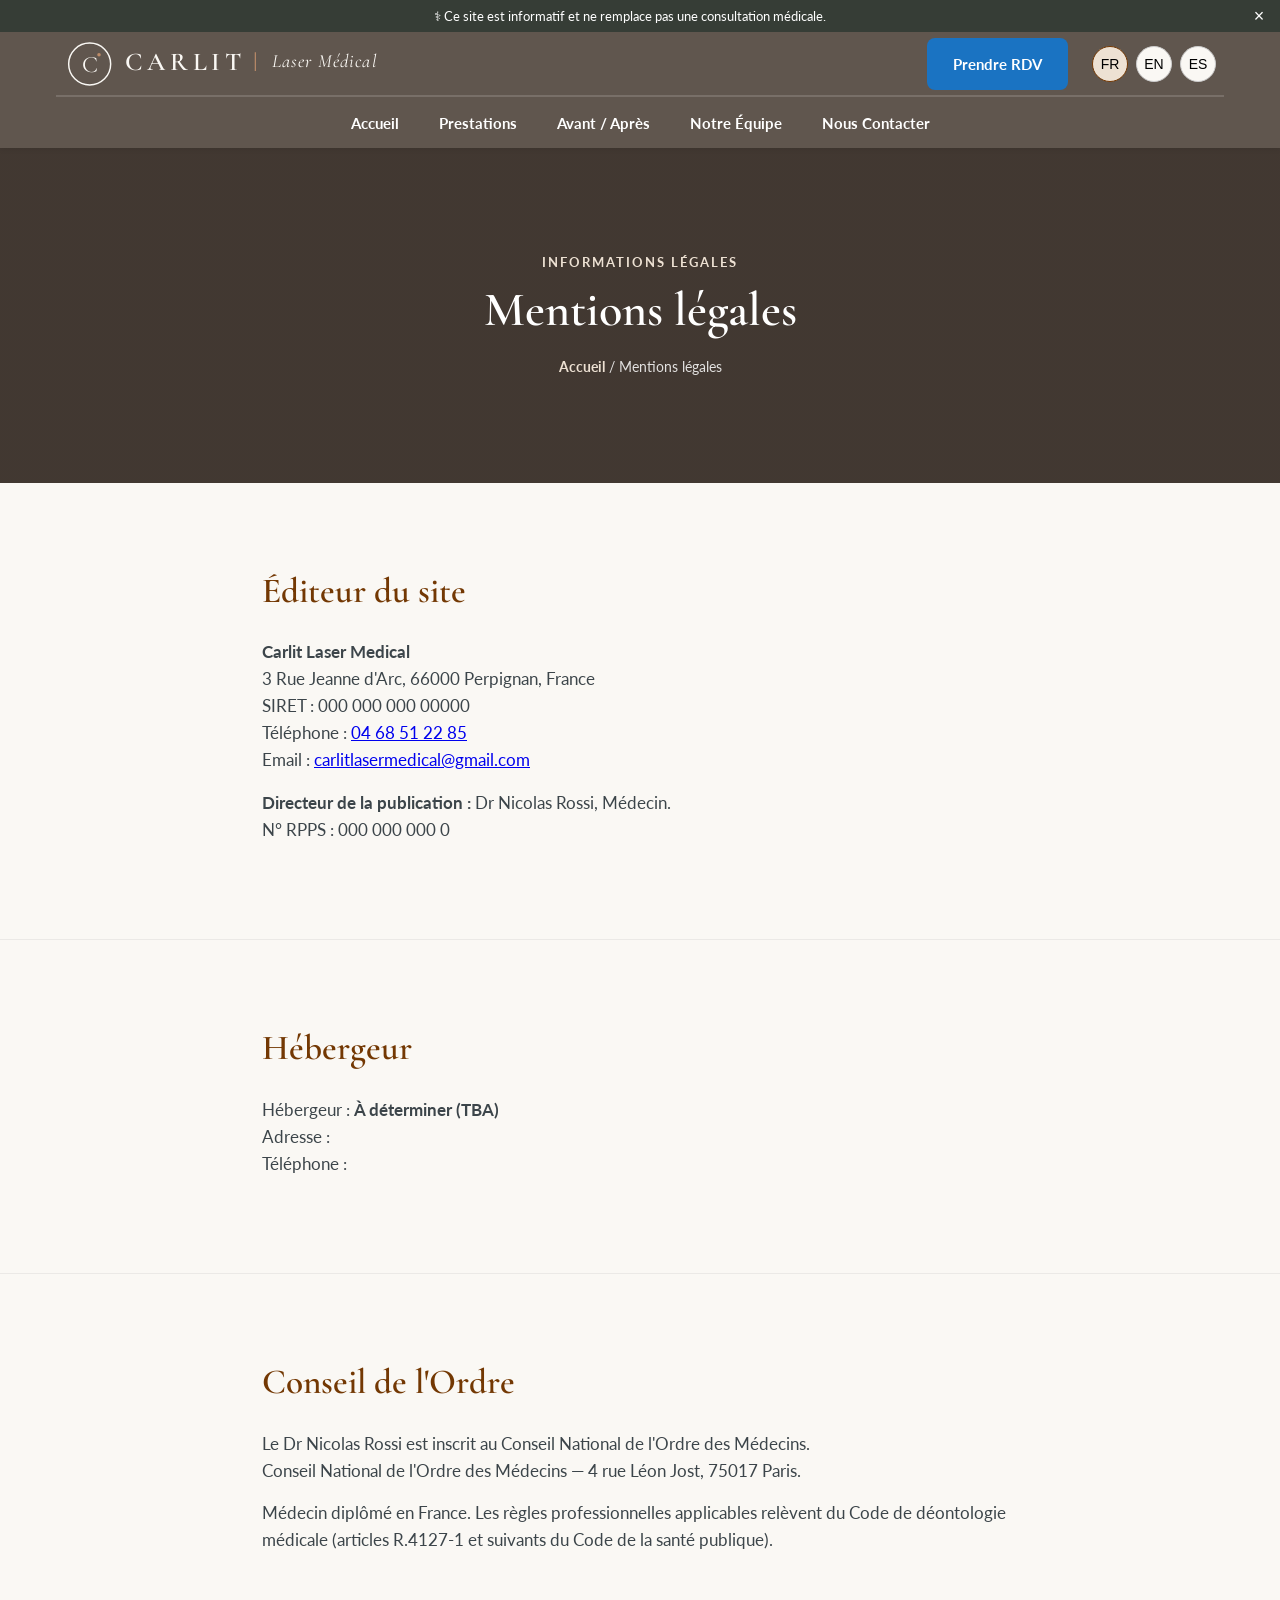
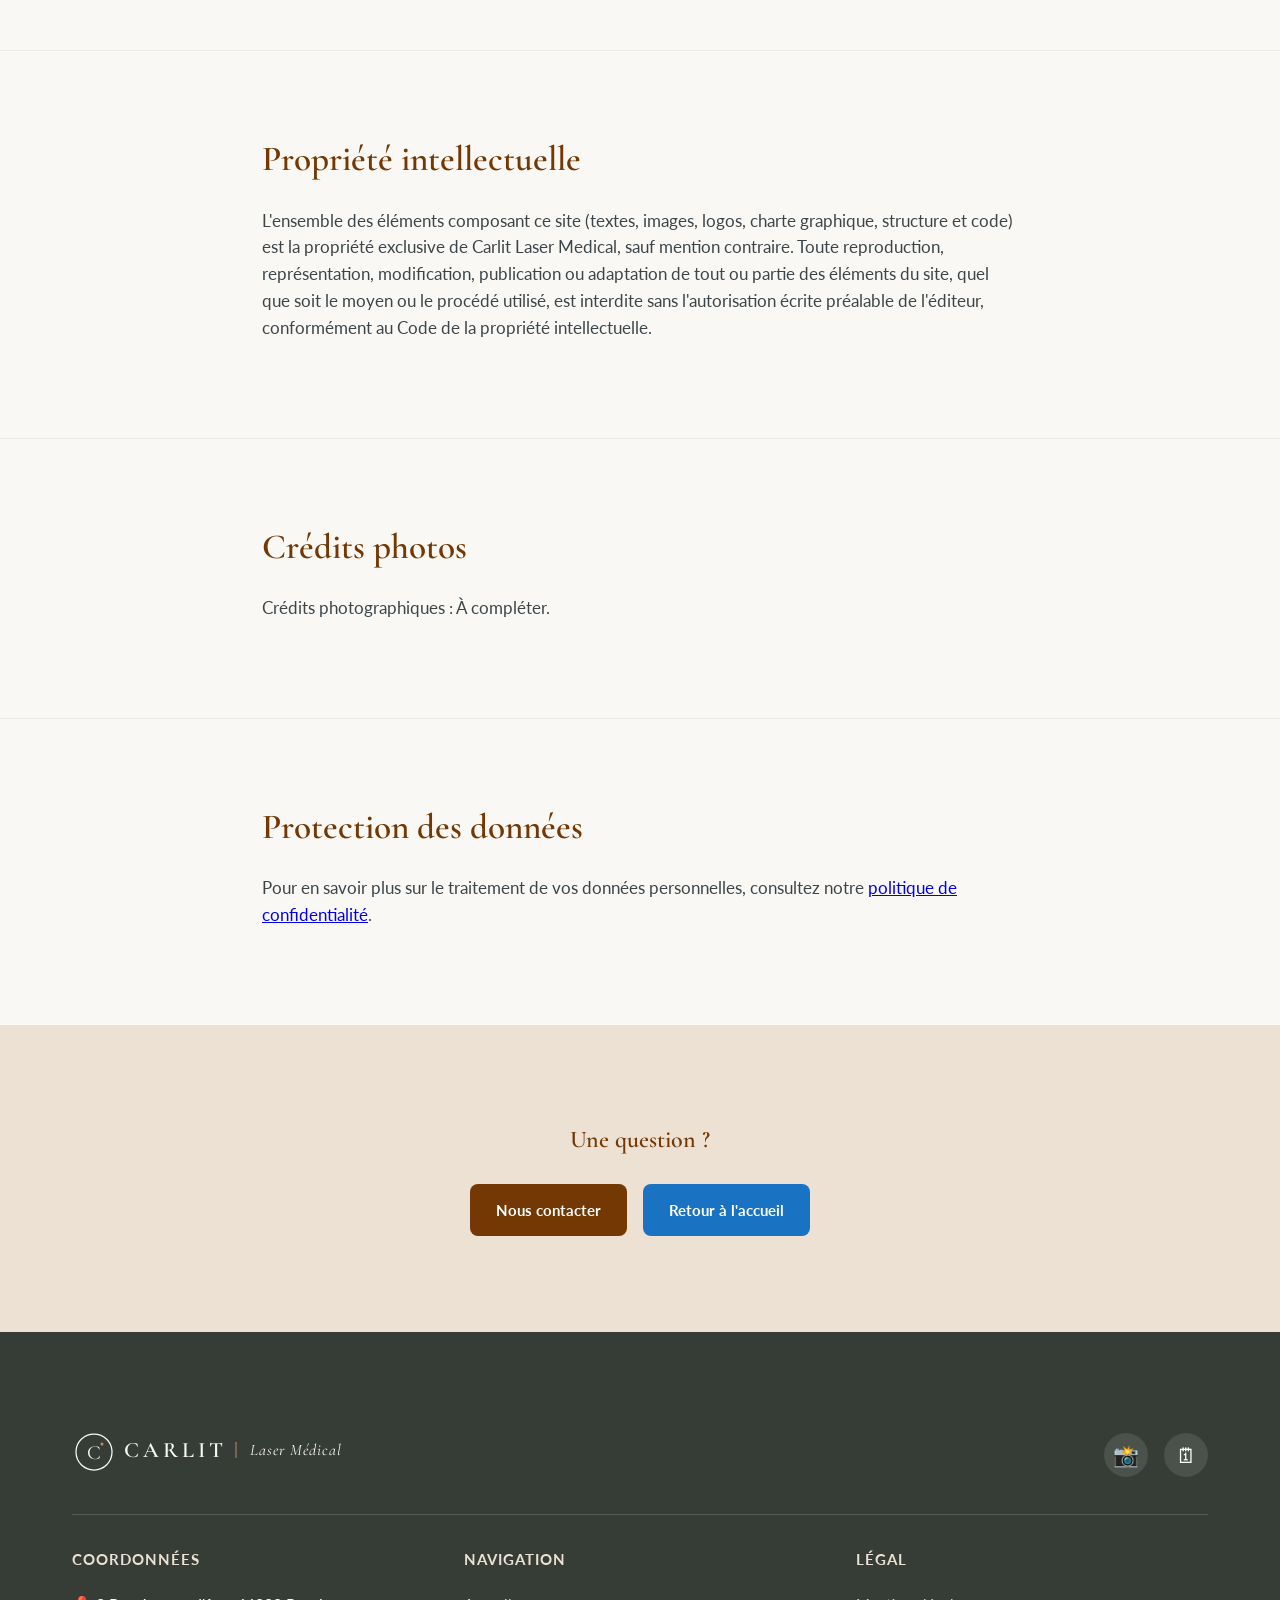
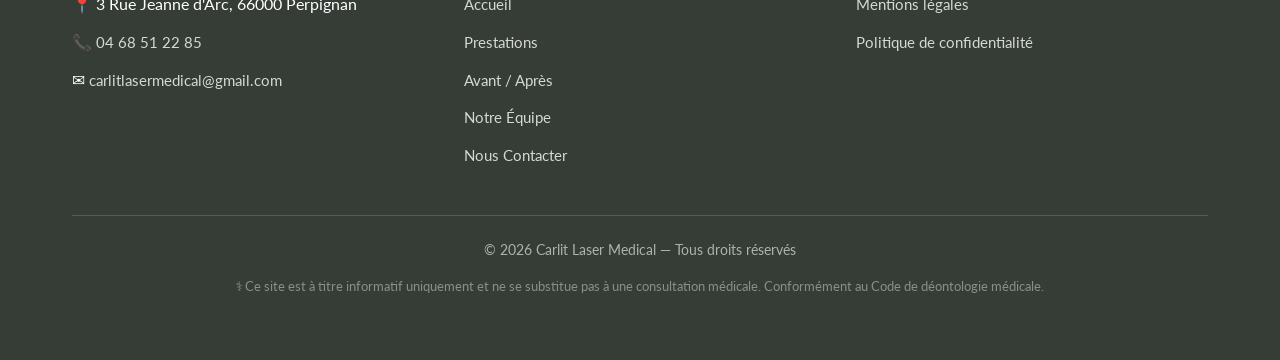
<file: pages/mentions-legales.html>
<!DOCTYPE html>
<html lang="fr" class="scroll-smooth">
<head>
  <meta charset="UTF-8">
  <title>Mentions légales | Carlit Laser Medical</title>
  <meta name="description" content="Mentions légales du site Carlit Laser Medical — Médecine esthétique à Perpignan. Dr Nicolas Rossi.">
  <meta name="viewport" content="width=device-width, initial-scale=1, viewport-fit=cover">
  <meta name="theme-color" content="#733803">
  <meta name="robots" content="noindex, follow">
  <link rel="icon" href="data:image/svg+xml,<svg xmlns=%22http://www.w3.org/2000/svg%22 viewBox=%220 0 100 100%22><text y=%22.9em%22 font-size=%2290%22>⚕️</text></svg>">

  <link rel="preconnect" href="https://fonts.googleapis.com">
  <link rel="preconnect" href="https://fonts.gstatic.com" crossorigin>
  <link href="https://fonts.googleapis.com/css2?family=Cormorant+Garamond:ital,wght@0,400;0,600;0,700;1,400&family=Lato:ital,wght@0,400;0,700;1,400&display=swap" rel="stylesheet">

  <link rel="stylesheet" href="../css/styles.css">
</head>
<body>

  <a href="#contenu" class="skip-to-content" data-i18n="nav.skip_link">Aller au contenu</a>

  <div id="disclaimer" class="disclaimer-bar" role="complementary">
    <span data-i18n="global.disclaimer">⚕️ Ce site est informatif et ne remplace pas une consultation médicale.</span>
    <button class="disclaimer-close" id="disclaimer-close" aria-label="Fermer le bandeau d'information">&times;</button>
  </div>

  <header class="header-wrapper" id="navbar">
    <div class="navbar-container">
      <div class="nav-desktop-upper">
        <a href="../index.html#accueil" class="logo-link" aria-label="Carlit Laser Medical Accueil">
          <svg viewBox="0 0 350 48" fill="none" xmlns="http://www.w3.org/2000/svg" aria-hidden="true">
            <g transform="translate(2, 4)">
              <circle cx="20" cy="20" r="18" stroke="#FAF8F4" stroke-width="1.25" />
              <text x="20" y="27" font-family="'Cormorant Garamond', Georgia, serif" font-size="20" font-weight="400" fill="#FAF8F4" text-anchor="middle">C</text>
              <circle cx="28" cy="12" r="1.5" fill="#BD8C69" />
            </g>
            <text x="52" y="29" font-family="'Cormorant Garamond', Georgia, serif" font-weight="600" font-size="22" fill="#FAF8F4" letter-spacing="4">CARLIT</text>
            <line x1="164" y1="14" x2="164" y2="30" stroke="#BD8C69" stroke-width="1" />
            <text x="178" y="27" font-family="'Cormorant Garamond', Georgia, serif" font-style="italic" font-weight="400" font-size="16" fill="#FAF8F4" letter-spacing="1">Laser Médical</text>
          </svg>
        </a>
        <div class="nav-actions">
          <a href="https://www.doctolib.fr/medecin-generaliste/perpignan/nicolas-rossi" target="_blank" rel="noopener" class="btn btn-blue" data-i18n="nav.rdv_btn">Prendre RDV</a>
          <div class="lang-switcher" role="navigation" aria-label="Langues">
            <button class="btn-lang active" data-lang="fr" aria-label="Français">FR</button>
            <button class="btn-lang" data-lang="en" aria-label="English">EN</button>
            <button class="btn-lang" data-lang="es" aria-label="Español">ES</button>
          </div>
        </div>
      </div>
      <nav class="nav-desktop-lower" aria-label="Navigation principale">
        <ul class="nav-menu-links">
          <li><a href="../index.html#accueil" data-i18n="nav.links.accueil">Accueil</a></li>
          <li><a href="../index.html#prestations" data-i18n="nav.links.prestations">Prestations</a></li>
          <li><a href="../index.html#avant-apres" data-i18n="nav.links.avant_apres">Avant / Après</a></li>
          <li><a href="../index.html#equipe" data-i18n="nav.links.equipe">Notre Équipe</a></li>
          <li><a href="../index.html#contact" data-i18n="nav.links.contact">Nous Contacter</a></li>
        </ul>
      </nav>
      <div class="nav-mobile-header">
        <a href="../index.html#accueil" class="logo-mobile" aria-label="Carlit Laser Medical">
          <svg viewBox="0 0 350 48" fill="none" xmlns="http://www.w3.org/2000/svg" aria-hidden="true">
            <g transform="translate(2, 4)">
              <circle cx="20" cy="20" r="18" stroke="#FAF8F4" stroke-width="1.25" />
              <text x="20" y="27" font-family="'Cormorant Garamond', Georgia, serif" font-size="20" font-weight="400" fill="#FAF8F4" text-anchor="middle">C</text>
              <circle cx="28" cy="12" r="1.5" fill="#BD8C69" />
            </g>
            <text x="52" y="29" font-family="'Cormorant Garamond', Georgia, serif" font-weight="600" font-size="22" fill="#FAF8F4" letter-spacing="4">CARLIT</text>
            <line x1="164" y1="14" x2="164" y2="30" stroke="#BD8C69" stroke-width="1" />
            <text x="178" y="27" font-family="'Cormorant Garamond', Georgia, serif" font-style="italic" font-weight="400" font-size="16" fill="#FAF8F4" letter-spacing="1">Laser Médical</text>
          </svg>
        </a>
        <div style="display: flex; align-items: center; gap: 0.5rem;">
          <a href="https://www.doctolib.fr/medecin-generaliste/perpignan/nicolas-rossi" target="_blank" rel="noopener" class="btn btn-blue" style="padding: 0.5rem 0.75rem; font-size: 13px;" data-i18n="nav.rdv_btn_short">RDV</a>
          <button class="hamburger-btn" id="hamburger-trigger" aria-expanded="false" aria-controls="mobile-dropdown" aria-label="Menu principal">
            <span></span><span></span><span></span>
          </button>
        </div>
      </div>
    </div>
    <div class="mobile-dropdown" id="mobile-dropdown" role="dialog" aria-modal="true" aria-label="Menu Mobile">
      <ul class="mobile-dropdown-links">
        <li><a href="../index.html#accueil" data-i18n="nav.links.accueil">Accueil</a></li>
        <li><a href="../index.html#prestations" data-i18n="nav.links.prestations">Prestations</a></li>
        <li><a href="../index.html#avant-apres" data-i18n="nav.links.avant_apres">Avant / Après</a></li>
        <li><a href="../index.html#equipe" data-i18n="nav.links.equipe">Notre Équipe</a></li>
        <li><a href="../index.html#contact" data-i18n="nav.links.contact">Nous Contacter</a></li>
      </ul>
      <div class="mobile-dropdown-extra">
        <div class="lang-switcher" role="navigation" aria-label="Langues mobile">
          <button class="btn-lang active" data-lang="fr">FR</button>
          <button class="btn-lang" data-lang="en">EN</button>
          <button class="btn-lang" data-lang="es">ES</button>
        </div>
        <a href="https://www.doctolib.fr/medecin-generaliste/perpignan/nicolas-rossi" target="_blank" rel="noopener" class="btn btn-blue" style="width: 100%;" data-i18n="nav.rdv_btn">Prendre RDV</a>
      </div>
    </div>
  </header>
  <div class="mobile-dropdown-backdrop" id="mobile-backdrop"></div>

  <main>
    <section class="subpage-hero">
      <div class="container">
        <span class="subpage-banner-label">Informations légales</span>
        <h1>Mentions légales</h1>
        <nav class="breadcrumb" aria-label="Fil d'Ariane">
          <a href="../index.html#accueil">Accueil</a> / <span>Mentions légales</span>
        </nav>
      </div>
    </section>

    <div class="subpage-main">
      <section id="contenu" class="subpage-section">
        <div class="container">
          <h2>Éditeur du site</h2>
          <p>
            <strong>Carlit Laser Medical</strong><br>
            3 Rue Jeanne d'Arc, 66000 Perpignan, France<br>
            <!-- TODO: complete — forme juridique exacte (SELARL, SCM, etc.) -->
            SIRET : <!-- TODO: complete -->000 000 000 00000<br>
            Téléphone : <a href="tel:+33468512285">04 68 51 22 85</a><br>
            Email : <a href="mailto:carlitlasermedical@gmail.com">carlitlasermedical@gmail.com</a>
          </p>
          <p>
            <strong>Directeur de la publication :</strong> Dr Nicolas Rossi, Médecin.<br>
            N° RPPS : <!-- TODO: complete -->000 000 000 0
          </p>
        </div>
      </section>

      <section class="subpage-section">
        <div class="container">
          <h2>Hébergeur</h2>
          <!-- TODO: complete — coordonnées de l'hébergeur (TBA) -->
          <p>
            Hébergeur : <strong>À déterminer (TBA)</strong><br>
            Adresse : <!-- TODO: complete --><br>
            Téléphone : <!-- TODO: complete -->
          </p>
        </div>
      </section>

      <section class="subpage-section">
        <div class="container">
          <h2>Conseil de l'Ordre</h2>
          <p>
            Le Dr Nicolas Rossi est inscrit au Conseil National de l'Ordre des Médecins.<br>
            Conseil National de l'Ordre des Médecins — 4 rue Léon Jost, 75017 Paris.
          </p>
          <p>
            Médecin diplômé en France. Les règles professionnelles applicables relèvent du
            Code de déontologie médicale (articles R.4127-1 et suivants du Code de la santé publique).
          </p>
        </div>
      </section>

      <section class="subpage-section">
        <div class="container">
          <h2>Propriété intellectuelle</h2>
          <p>
            L'ensemble des éléments composant ce site (textes, images, logos, charte graphique,
            structure et code) est la propriété exclusive de Carlit Laser Medical, sauf mention
            contraire. Toute reproduction, représentation, modification, publication ou adaptation
            de tout ou partie des éléments du site, quel que soit le moyen ou le procédé utilisé,
            est interdite sans l'autorisation écrite préalable de l'éditeur, conformément au Code
            de la propriété intellectuelle.
          </p>
        </div>
      </section>

      <section class="subpage-section">
        <div class="container">
          <h2>Crédits photos</h2>
          <!-- TODO: complete — crédits photographiques -->
          <p>Crédits photographiques : <!-- TODO: complete -->À compléter.</p>
        </div>
      </section>

      <section class="subpage-section">
        <div class="container">
          <h2>Protection des données</h2>
          <p>
            Pour en savoir plus sur le traitement de vos données personnelles, consultez notre
            <a href="politique-confidentialite.html">politique de confidentialité</a>.
          </p>
        </div>
      </section>
    </div>

    <section class="cta-block">
      <div class="container">
        <h2>Une question&nbsp;?</h2>
        <div class="cta-actions">
          <a href="../index.html#contact" class="btn btn-primary">Nous contacter</a>
          <a href="../index.html#accueil" class="btn btn-blue">Retour à l'accueil</a>
        </div>
      </div>
    </section>
  </main>

  <footer class="footer">
    <div class="container">
      <div class="footer-row-1">
        <div class="footer-logo">
          <svg height="48" viewBox="0 0 350 48" fill="none" xmlns="http://www.w3.org/2000/svg">
            <g transform="translate(2, 4)">
              <circle cx="20" cy="20" r="18" stroke="#FAF8F4" stroke-width="1.25" />
              <text x="20" y="27" font-family="'Cormorant Garamond', Georgia, serif" font-size="20" font-weight="400" fill="#FAF8F4" text-anchor="middle">C</text>
              <circle cx="28" cy="12" r="1.5" fill="#BD8C69" />
            </g>
            <text x="52" y="29" font-family="'Cormorant Garamond', Georgia, serif" font-weight="600" font-size="22" fill="#FAF8F4" letter-spacing="4">CARLIT</text>
            <line x1="164" y1="14" x2="164" y2="30" stroke="#BD8C69" stroke-width="1" />
            <text x="178" y="27" font-family="'Cormorant Garamond', Georgia, serif" font-style="italic" font-weight="400" font-size="16" fill="#FAF8F4" letter-spacing="1">Laser Médical</text>
          </svg>
        </div>
        <div class="footer-socials">
          <a href="#" class="social-btn" aria-label="Instagram">📸</a>
          <a href="https://www.doctolib.fr/medecin-generaliste/perpignan/nicolas-rossi" target="_blank" rel="noopener" class="social-btn" aria-label="Doctolib">🗓</a>
        </div>
      </div>
      <div class="footer-grid">
        <div class="footer-col">
          <h4 data-i18n="footer.col1.title">Coordonnées</h4>
          <ul class="footer-links">
            <li>📍 3 Rue Jeanne d'Arc, 66000 Perpignan</li>
            <li>📞 <a href="tel:+33468512285">04 68 51 22 85</a></li>
            <li>✉ <a href="mailto:carlitlasermedical@gmail.com">carlitlasermedical@gmail.com</a></li>
          </ul>
        </div>
        <div class="footer-col">
          <h4 data-i18n="footer.col2.title">Navigation</h4>
          <ul class="footer-links">
            <li><a href="../index.html#accueil" data-i18n="nav.links.accueil">Accueil</a></li>
            <li><a href="../index.html#prestations" data-i18n="nav.links.prestations">Prestations</a></li>
            <li><a href="../index.html#avant-apres" data-i18n="nav.links.avant_apres">Avant / Après</a></li>
            <li><a href="../index.html#equipe" data-i18n="nav.links.equipe">Notre Équipe</a></li>
            <li><a href="../index.html#contact" data-i18n="nav.links.contact">Nous Contacter</a></li>
          </ul>
        </div>
        <div class="footer-col">
          <h4 data-i18n="footer.col3.title">Légal</h4>
          <ul class="footer-links">
            <li><a href="mentions-legales.html" data-i18n="footer.col3.legal">Mentions légales</a></li>
            <li><a href="politique-confidentialite.html" data-i18n="footer.col3.privacy">Politique de confidentialité</a></li>
          </ul>
        </div>
      </div>
      <div class="footer-divider"></div>
      <div class="footer-bottom">
        <p>&copy; 2026 Carlit Laser Medical — Tous droits réservés</p>
        <p style="font-size: 0.8rem; line-height: 1.4; opacity: 0.7;" data-i18n="footer.medical_disclaimer">
          ⚕ Ce site est à titre informatif uniquement et ne se substitue pas à une consultation médicale. Conformément au Code de déontologie médicale.
        </p>
      </div>
    </div>
  </footer>

  <div class="mobile-sticky-cta" id="mobile-sticky-cta">
    <a href="tel:+33468512285" class="mobile-cta-btn call-btn"><span>📞</span> <span data-i18n="global.call">Appeler</span></a>
    <a href="https://www.doctolib.fr/medecin-generaliste/perpignan/nicolas-rossi" target="_blank" rel="noopener" class="mobile-cta-btn rdv-btn"><span>🗓</span> <span data-i18n="global.rdv">RDV Doctolib</span></a>
  </div>

  <button class="scroll-to-top" id="scroll-to-top" aria-label="Retourner en haut de page">↑</button>

  <script src="../js/main.js" defer></script>
</body>
</html>
</file>
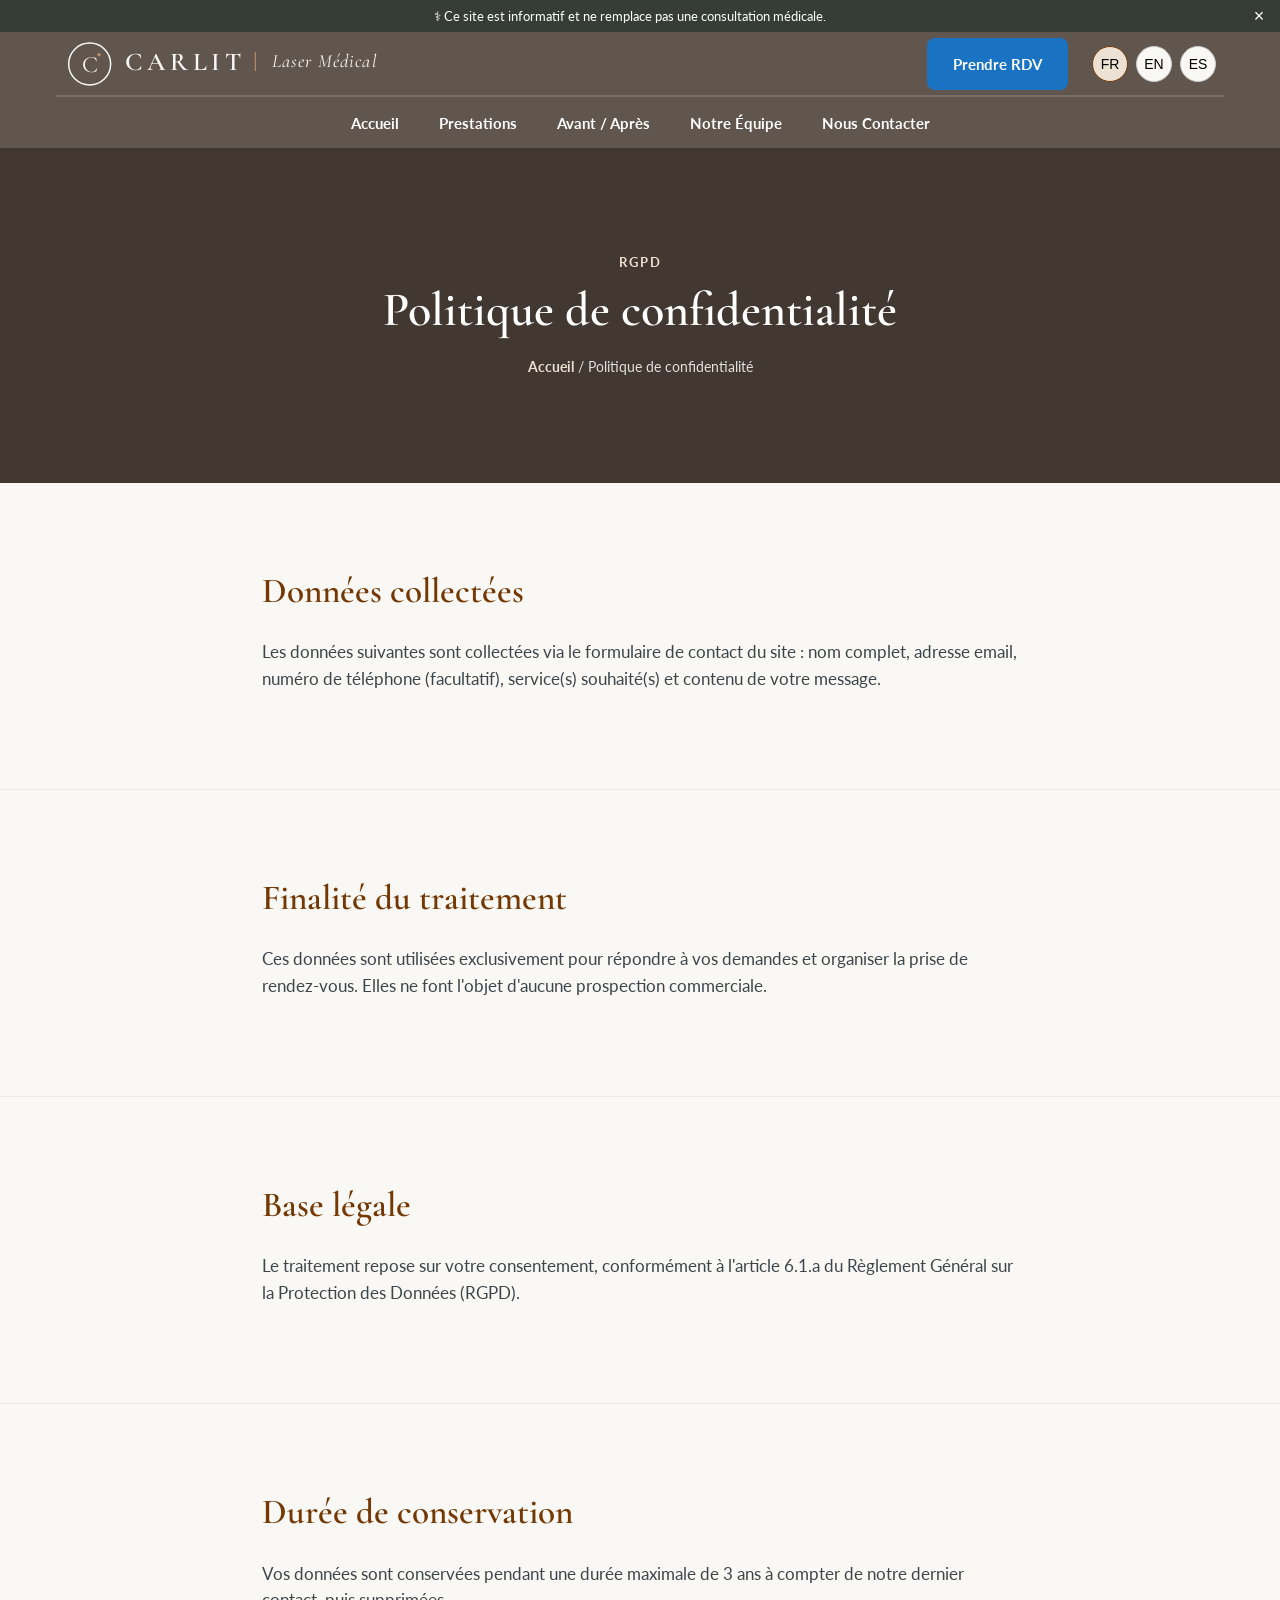
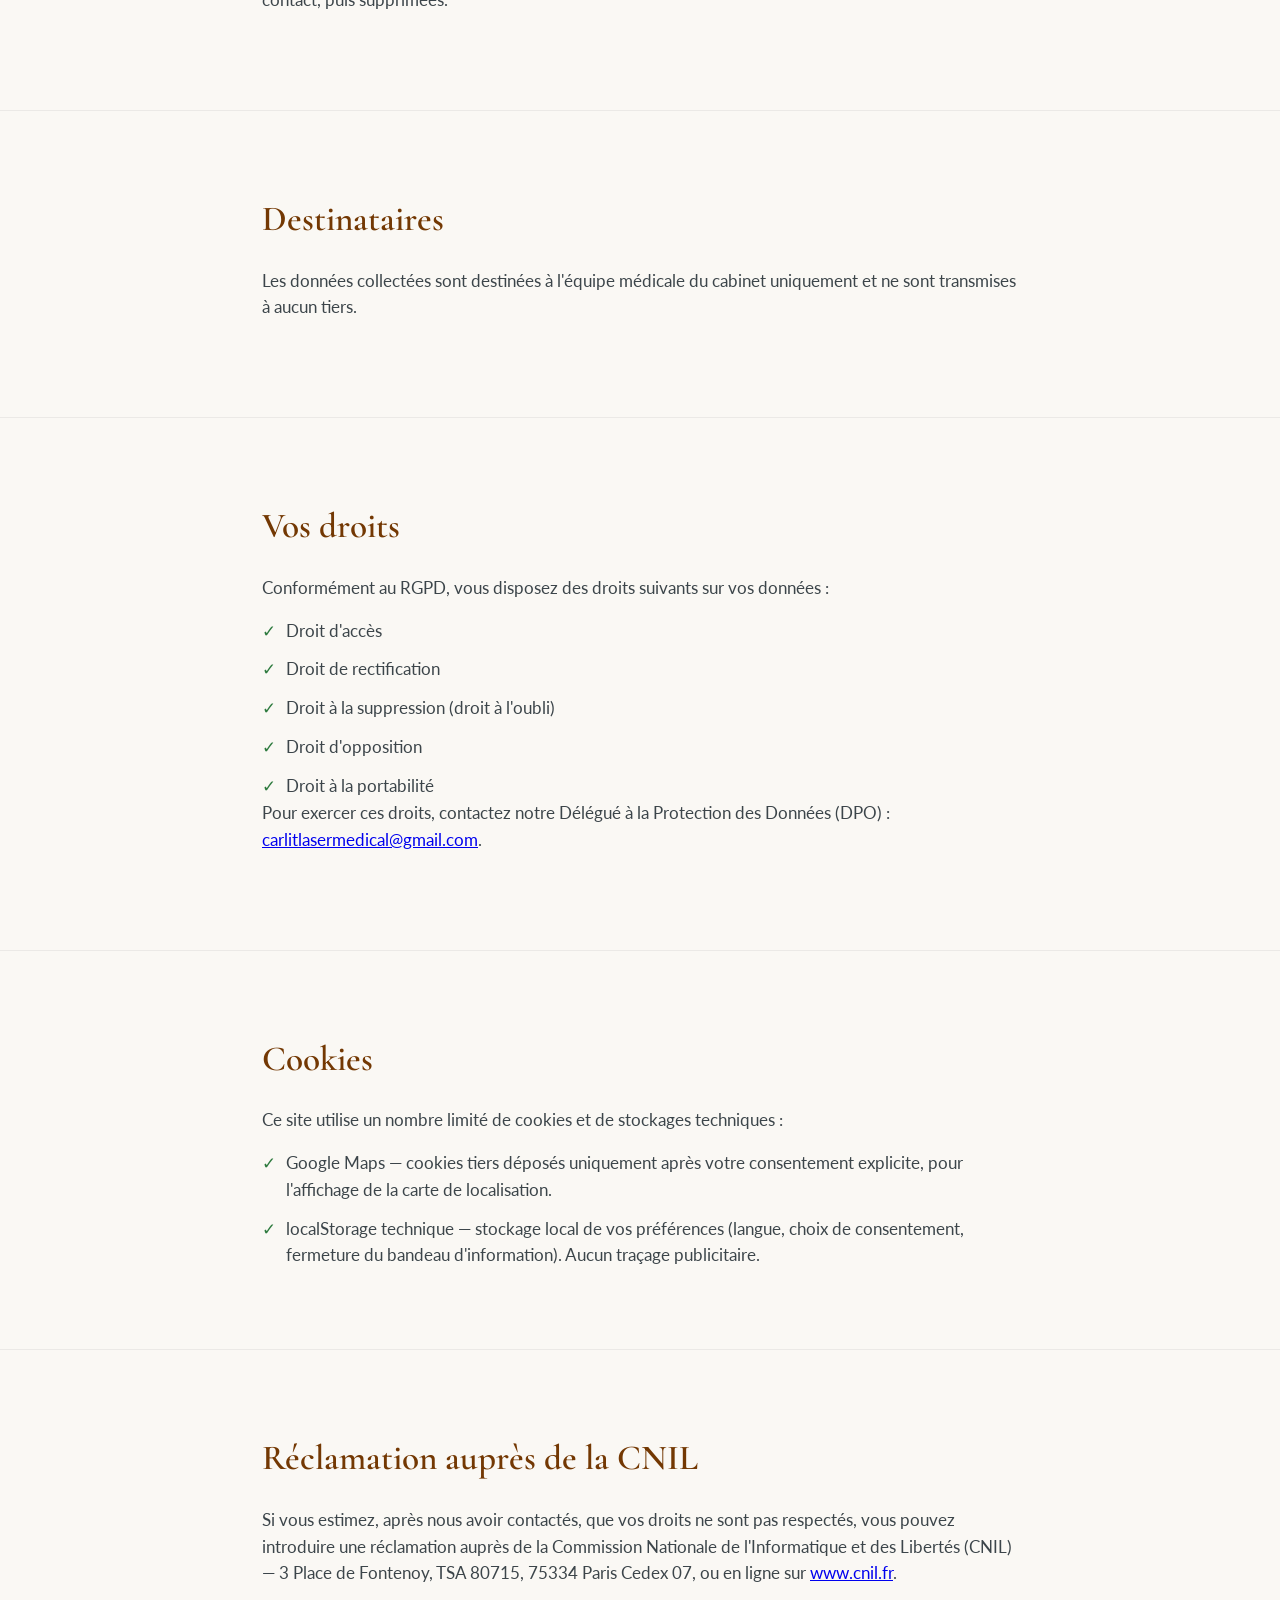
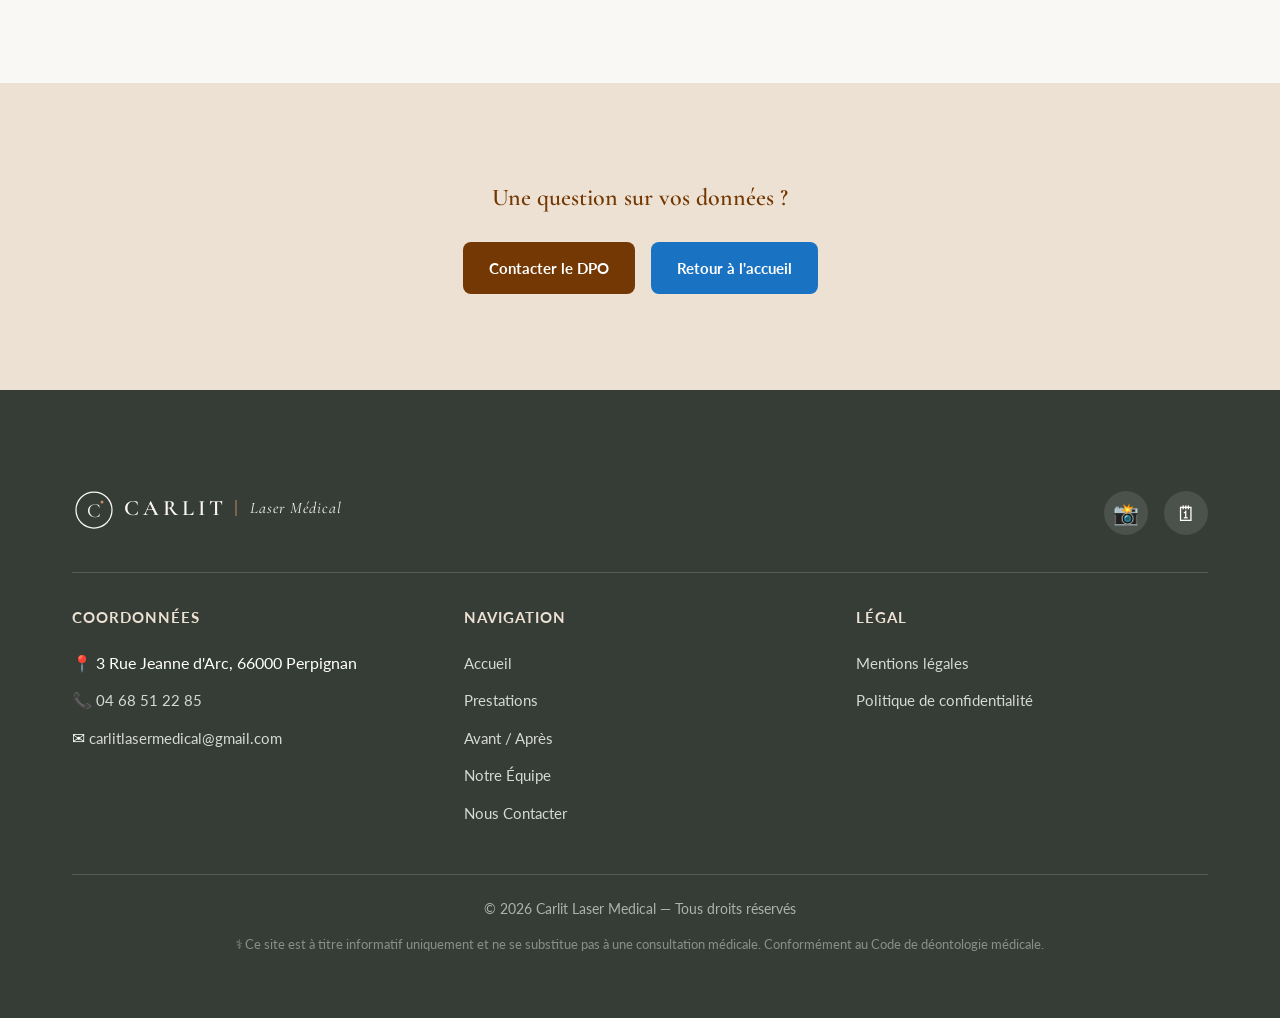
<file: pages/politique-confidentialite.html>
<!DOCTYPE html>
<html lang="fr" class="scroll-smooth">
<head>
  <meta charset="UTF-8">
  <title>Politique de confidentialité | Carlit Laser Medical</title>
  <meta name="description" content="Politique de confidentialité et traitement des données personnelles (RGPD) — Carlit Laser Medical, Perpignan.">
  <meta name="viewport" content="width=device-width, initial-scale=1, viewport-fit=cover">
  <meta name="theme-color" content="#733803">
  <meta name="robots" content="noindex, follow">
  <link rel="icon" href="data:image/svg+xml,<svg xmlns=%22http://www.w3.org/2000/svg%22 viewBox=%220 0 100 100%22><text y=%22.9em%22 font-size=%2290%22>⚕️</text></svg>">

  <link rel="preconnect" href="https://fonts.googleapis.com">
  <link rel="preconnect" href="https://fonts.gstatic.com" crossorigin>
  <link href="https://fonts.googleapis.com/css2?family=Cormorant+Garamond:ital,wght@0,400;0,600;0,700;1,400&family=Lato:ital,wght@0,400;0,700;1,400&display=swap" rel="stylesheet">

  <link rel="stylesheet" href="../css/styles.css">
</head>
<body>

  <a href="#contenu" class="skip-to-content" data-i18n="nav.skip_link">Aller au contenu</a>

  <div id="disclaimer" class="disclaimer-bar" role="complementary">
    <span data-i18n="global.disclaimer">⚕️ Ce site est informatif et ne remplace pas une consultation médicale.</span>
    <button class="disclaimer-close" id="disclaimer-close" aria-label="Fermer le bandeau d'information">&times;</button>
  </div>

  <header class="header-wrapper" id="navbar">
    <div class="navbar-container">
      <div class="nav-desktop-upper">
        <a href="../index.html#accueil" class="logo-link" aria-label="Carlit Laser Medical Accueil">
          <svg viewBox="0 0 350 48" fill="none" xmlns="http://www.w3.org/2000/svg" aria-hidden="true">
            <g transform="translate(2, 4)">
              <circle cx="20" cy="20" r="18" stroke="#FAF8F4" stroke-width="1.25" />
              <text x="20" y="27" font-family="'Cormorant Garamond', Georgia, serif" font-size="20" font-weight="400" fill="#FAF8F4" text-anchor="middle">C</text>
              <circle cx="28" cy="12" r="1.5" fill="#BD8C69" />
            </g>
            <text x="52" y="29" font-family="'Cormorant Garamond', Georgia, serif" font-weight="600" font-size="22" fill="#FAF8F4" letter-spacing="4">CARLIT</text>
            <line x1="164" y1="14" x2="164" y2="30" stroke="#BD8C69" stroke-width="1" />
            <text x="178" y="27" font-family="'Cormorant Garamond', Georgia, serif" font-style="italic" font-weight="400" font-size="16" fill="#FAF8F4" letter-spacing="1">Laser Médical</text>
          </svg>
        </a>
        <div class="nav-actions">
          <a href="https://www.doctolib.fr/medecin-generaliste/perpignan/nicolas-rossi" target="_blank" rel="noopener" class="btn btn-blue" data-i18n="nav.rdv_btn">Prendre RDV</a>
          <div class="lang-switcher" role="navigation" aria-label="Langues">
            <button class="btn-lang active" data-lang="fr" aria-label="Français">FR</button>
            <button class="btn-lang" data-lang="en" aria-label="English">EN</button>
            <button class="btn-lang" data-lang="es" aria-label="Español">ES</button>
          </div>
        </div>
      </div>
      <nav class="nav-desktop-lower" aria-label="Navigation principale">
        <ul class="nav-menu-links">
          <li><a href="../index.html#accueil" data-i18n="nav.links.accueil">Accueil</a></li>
          <li><a href="../index.html#prestations" data-i18n="nav.links.prestations">Prestations</a></li>
          <li><a href="../index.html#avant-apres" data-i18n="nav.links.avant_apres">Avant / Après</a></li>
          <li><a href="../index.html#equipe" data-i18n="nav.links.equipe">Notre Équipe</a></li>
          <li><a href="../index.html#contact" data-i18n="nav.links.contact">Nous Contacter</a></li>
        </ul>
      </nav>
      <div class="nav-mobile-header">
        <a href="../index.html#accueil" class="logo-mobile" aria-label="Carlit Laser Medical">
          <svg viewBox="0 0 350 48" fill="none" xmlns="http://www.w3.org/2000/svg" aria-hidden="true">
            <g transform="translate(2, 4)">
              <circle cx="20" cy="20" r="18" stroke="#FAF8F4" stroke-width="1.25" />
              <text x="20" y="27" font-family="'Cormorant Garamond', Georgia, serif" font-size="20" font-weight="400" fill="#FAF8F4" text-anchor="middle">C</text>
              <circle cx="28" cy="12" r="1.5" fill="#BD8C69" />
            </g>
            <text x="52" y="29" font-family="'Cormorant Garamond', Georgia, serif" font-weight="600" font-size="22" fill="#FAF8F4" letter-spacing="4">CARLIT</text>
            <line x1="164" y1="14" x2="164" y2="30" stroke="#BD8C69" stroke-width="1" />
            <text x="178" y="27" font-family="'Cormorant Garamond', Georgia, serif" font-style="italic" font-weight="400" font-size="16" fill="#FAF8F4" letter-spacing="1">Laser Médical</text>
          </svg>
        </a>
        <div style="display: flex; align-items: center; gap: 0.5rem;">
          <a href="https://www.doctolib.fr/medecin-generaliste/perpignan/nicolas-rossi" target="_blank" rel="noopener" class="btn btn-blue" style="padding: 0.5rem 0.75rem; font-size: 13px;" data-i18n="nav.rdv_btn_short">RDV</a>
          <button class="hamburger-btn" id="hamburger-trigger" aria-expanded="false" aria-controls="mobile-dropdown" aria-label="Menu principal">
            <span></span><span></span><span></span>
          </button>
        </div>
      </div>
    </div>
    <div class="mobile-dropdown" id="mobile-dropdown" role="dialog" aria-modal="true" aria-label="Menu Mobile">
      <ul class="mobile-dropdown-links">
        <li><a href="../index.html#accueil" data-i18n="nav.links.accueil">Accueil</a></li>
        <li><a href="../index.html#prestations" data-i18n="nav.links.prestations">Prestations</a></li>
        <li><a href="../index.html#avant-apres" data-i18n="nav.links.avant_apres">Avant / Après</a></li>
        <li><a href="../index.html#equipe" data-i18n="nav.links.equipe">Notre Équipe</a></li>
        <li><a href="../index.html#contact" data-i18n="nav.links.contact">Nous Contacter</a></li>
      </ul>
      <div class="mobile-dropdown-extra">
        <div class="lang-switcher" role="navigation" aria-label="Langues mobile">
          <button class="btn-lang active" data-lang="fr">FR</button>
          <button class="btn-lang" data-lang="en">EN</button>
          <button class="btn-lang" data-lang="es">ES</button>
        </div>
        <a href="https://www.doctolib.fr/medecin-generaliste/perpignan/nicolas-rossi" target="_blank" rel="noopener" class="btn btn-blue" style="width: 100%;" data-i18n="nav.rdv_btn">Prendre RDV</a>
      </div>
    </div>
  </header>
  <div class="mobile-dropdown-backdrop" id="mobile-backdrop"></div>

  <main>
    <section class="subpage-hero">
      <div class="container">
        <span class="subpage-banner-label">RGPD</span>
        <h1>Politique de confidentialité</h1>
        <nav class="breadcrumb" aria-label="Fil d'Ariane">
          <a href="../index.html#accueil">Accueil</a> / <span>Politique de confidentialité</span>
        </nav>
      </div>
    </section>

    <div class="subpage-main">
      <section id="contenu" class="subpage-section">
        <div class="container">
          <h2>Données collectées</h2>
          <p>
            Les données suivantes sont collectées via le formulaire de contact du site :
            nom complet, adresse email, numéro de téléphone (facultatif), service(s) souhaité(s)
            et contenu de votre message.
          </p>
        </div>
      </section>

      <section class="subpage-section">
        <div class="container">
          <h2>Finalité du traitement</h2>
          <p>
            Ces données sont utilisées exclusivement pour répondre à vos demandes et organiser
            la prise de rendez-vous. Elles ne font l'objet d'aucune prospection commerciale.
          </p>
        </div>
      </section>

      <section class="subpage-section">
        <div class="container">
          <h2>Base légale</h2>
          <p>
            Le traitement repose sur votre consentement, conformément à l'article 6.1.a du
            Règlement Général sur la Protection des Données (RGPD).
          </p>
        </div>
      </section>

      <section class="subpage-section">
        <div class="container">
          <h2>Durée de conservation</h2>
          <p>
            Vos données sont conservées pendant une durée maximale de 3 ans à compter de notre
            dernier contact, puis supprimées.
          </p>
        </div>
      </section>

      <section class="subpage-section">
        <div class="container">
          <h2>Destinataires</h2>
          <p>
            Les données collectées sont destinées à l'équipe médicale du cabinet uniquement et
            ne sont transmises à aucun tiers.
          </p>
        </div>
      </section>

      <section class="subpage-section">
        <div class="container">
          <h2>Vos droits</h2>
          <p>Conformément au RGPD, vous disposez des droits suivants sur vos données :</p>
          <ul class="bullet-list">
            <li>Droit d'accès</li>
            <li>Droit de rectification</li>
            <li>Droit à la suppression (droit à l'oubli)</li>
            <li>Droit d'opposition</li>
            <li>Droit à la portabilité</li>
          </ul>
          <p>
            Pour exercer ces droits, contactez notre Délégué à la Protection des Données (DPO) :
            <a href="mailto:carlitlasermedical@gmail.com">carlitlasermedical@gmail.com</a>.
          </p>
        </div>
      </section>

      <section class="subpage-section">
        <div class="container">
          <h2>Cookies</h2>
          <p>Ce site utilise un nombre limité de cookies et de stockages techniques :</p>
          <ul class="bullet-list">
            <li>Google Maps — cookies tiers déposés uniquement après votre consentement explicite, pour l'affichage de la carte de localisation.</li>
            <li>localStorage technique — stockage local de vos préférences (langue, choix de consentement, fermeture du bandeau d'information). Aucun traçage publicitaire.</li>
          </ul>
        </div>
      </section>

      <section class="subpage-section">
        <div class="container">
          <h2>Réclamation auprès de la CNIL</h2>
          <p>
            Si vous estimez, après nous avoir contactés, que vos droits ne sont pas respectés,
            vous pouvez introduire une réclamation auprès de la Commission Nationale de
            l'Informatique et des Libertés (CNIL) — 3 Place de Fontenoy, TSA 80715, 75334 Paris
            Cedex 07, ou en ligne sur <a href="https://www.cnil.fr" target="_blank" rel="noopener">www.cnil.fr</a>.
          </p>
        </div>
      </section>
    </div>

    <section class="cta-block">
      <div class="container">
        <h2>Une question sur vos données&nbsp;?</h2>
        <div class="cta-actions">
          <a href="mailto:carlitlasermedical@gmail.com" class="btn btn-primary">Contacter le DPO</a>
          <a href="../index.html#accueil" class="btn btn-blue">Retour à l'accueil</a>
        </div>
      </div>
    </section>
  </main>

  <footer class="footer">
    <div class="container">
      <div class="footer-row-1">
        <div class="footer-logo">
          <svg height="48" viewBox="0 0 350 48" fill="none" xmlns="http://www.w3.org/2000/svg">
            <g transform="translate(2, 4)">
              <circle cx="20" cy="20" r="18" stroke="#FAF8F4" stroke-width="1.25" />
              <text x="20" y="27" font-family="'Cormorant Garamond', Georgia, serif" font-size="20" font-weight="400" fill="#FAF8F4" text-anchor="middle">C</text>
              <circle cx="28" cy="12" r="1.5" fill="#BD8C69" />
            </g>
            <text x="52" y="29" font-family="'Cormorant Garamond', Georgia, serif" font-weight="600" font-size="22" fill="#FAF8F4" letter-spacing="4">CARLIT</text>
            <line x1="164" y1="14" x2="164" y2="30" stroke="#BD8C69" stroke-width="1" />
            <text x="178" y="27" font-family="'Cormorant Garamond', Georgia, serif" font-style="italic" font-weight="400" font-size="16" fill="#FAF8F4" letter-spacing="1">Laser Médical</text>
          </svg>
        </div>
        <div class="footer-socials">
          <a href="#" class="social-btn" aria-label="Instagram">📸</a>
          <a href="https://www.doctolib.fr/medecin-generaliste/perpignan/nicolas-rossi" target="_blank" rel="noopener" class="social-btn" aria-label="Doctolib">🗓</a>
        </div>
      </div>
      <div class="footer-grid">
        <div class="footer-col">
          <h4 data-i18n="footer.col1.title">Coordonnées</h4>
          <ul class="footer-links">
            <li>📍 3 Rue Jeanne d'Arc, 66000 Perpignan</li>
            <li>📞 <a href="tel:+33468512285">04 68 51 22 85</a></li>
            <li>✉ <a href="mailto:carlitlasermedical@gmail.com">carlitlasermedical@gmail.com</a></li>
          </ul>
        </div>
        <div class="footer-col">
          <h4 data-i18n="footer.col2.title">Navigation</h4>
          <ul class="footer-links">
            <li><a href="../index.html#accueil" data-i18n="nav.links.accueil">Accueil</a></li>
            <li><a href="../index.html#prestations" data-i18n="nav.links.prestations">Prestations</a></li>
            <li><a href="../index.html#avant-apres" data-i18n="nav.links.avant_apres">Avant / Après</a></li>
            <li><a href="../index.html#equipe" data-i18n="nav.links.equipe">Notre Équipe</a></li>
            <li><a href="../index.html#contact" data-i18n="nav.links.contact">Nous Contacter</a></li>
          </ul>
        </div>
        <div class="footer-col">
          <h4 data-i18n="footer.col3.title">Légal</h4>
          <ul class="footer-links">
            <li><a href="mentions-legales.html" data-i18n="footer.col3.legal">Mentions légales</a></li>
            <li><a href="politique-confidentialite.html" data-i18n="footer.col3.privacy">Politique de confidentialité</a></li>
          </ul>
        </div>
      </div>
      <div class="footer-divider"></div>
      <div class="footer-bottom">
        <p>&copy; 2026 Carlit Laser Medical — Tous droits réservés</p>
        <p style="font-size: 0.8rem; line-height: 1.4; opacity: 0.7;" data-i18n="footer.medical_disclaimer">
          ⚕ Ce site est à titre informatif uniquement et ne se substitue pas à une consultation médicale. Conformément au Code de déontologie médicale.
        </p>
      </div>
    </div>
  </footer>

  <div class="mobile-sticky-cta" id="mobile-sticky-cta">
    <a href="tel:+33468512285" class="mobile-cta-btn call-btn"><span>📞</span> <span data-i18n="global.call">Appeler</span></a>
    <a href="https://www.doctolib.fr/medecin-generaliste/perpignan/nicolas-rossi" target="_blank" rel="noopener" class="mobile-cta-btn rdv-btn"><span>🗓</span> <span data-i18n="global.rdv">RDV Doctolib</span></a>
  </div>

  <button class="scroll-to-top" id="scroll-to-top" aria-label="Retourner en haut de page">↑</button>

  <script src="../js/main.js" defer></script>
</body>
</html>
</file>
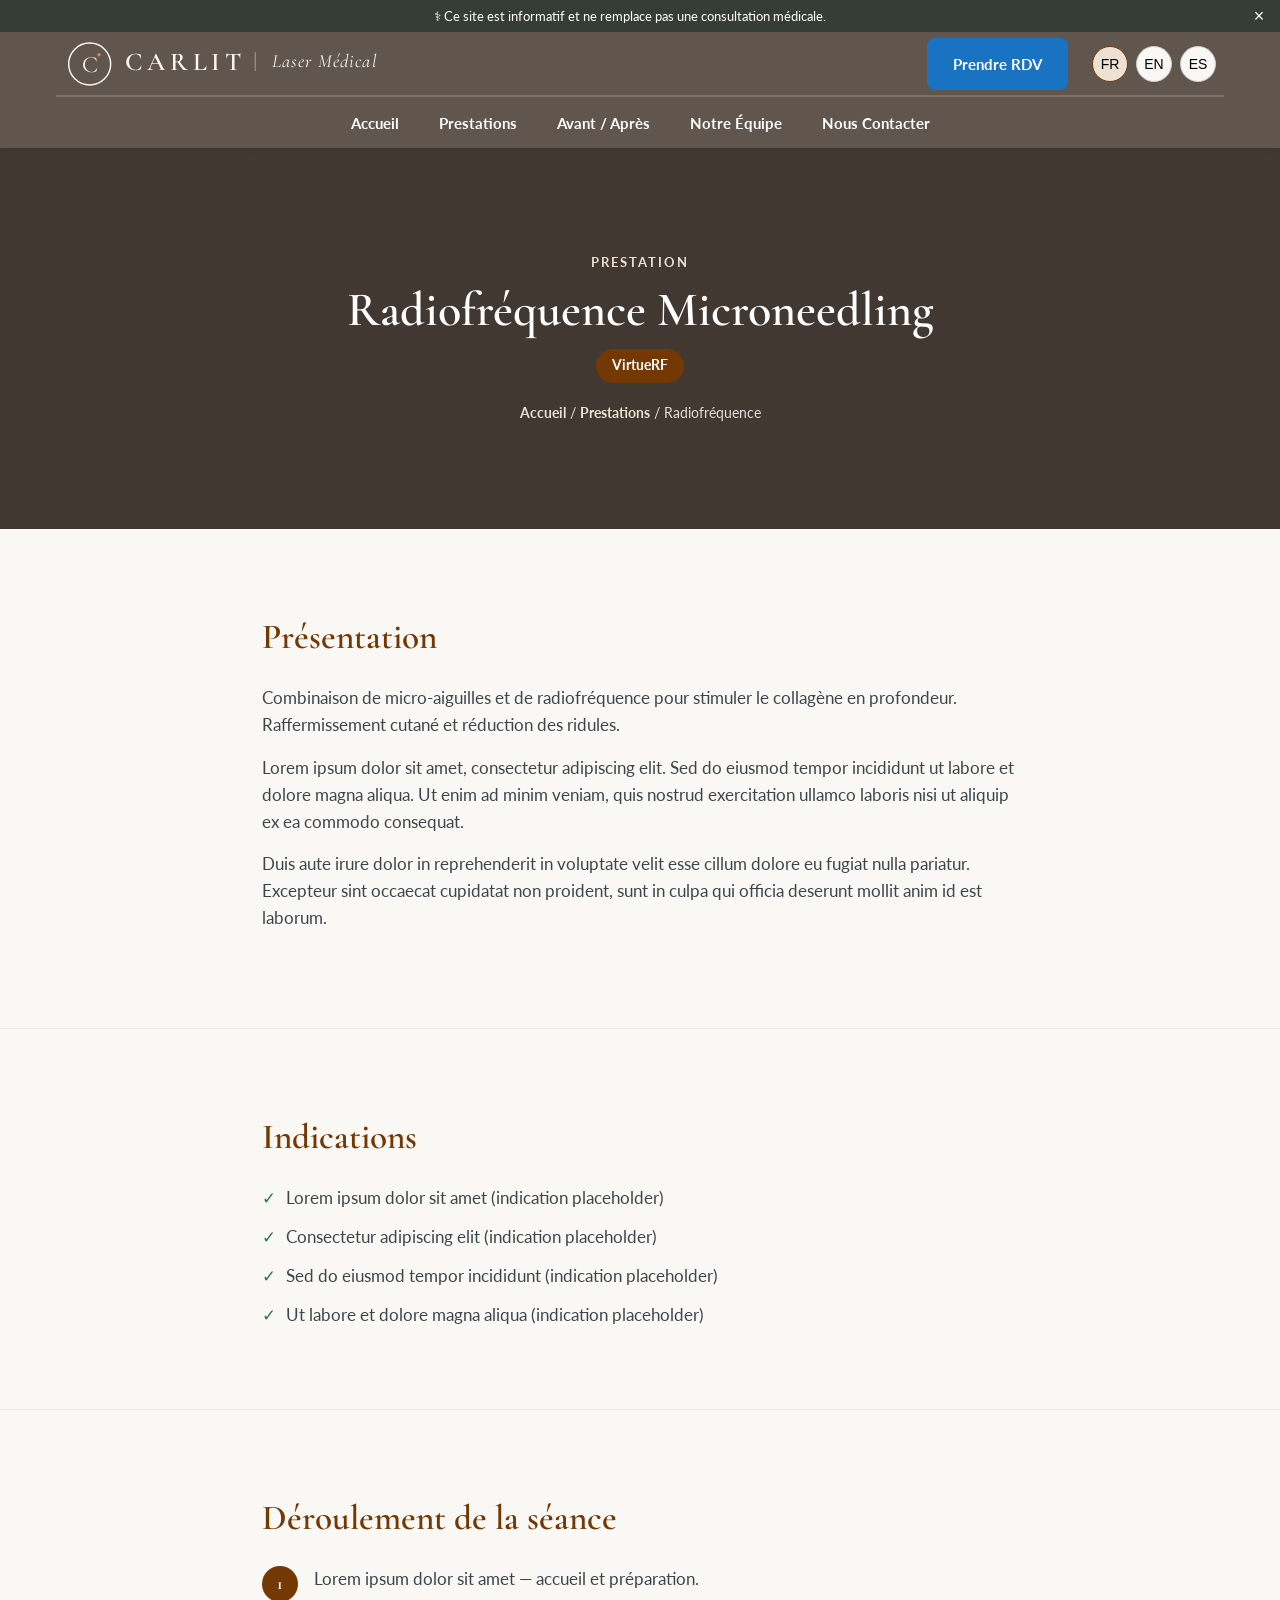
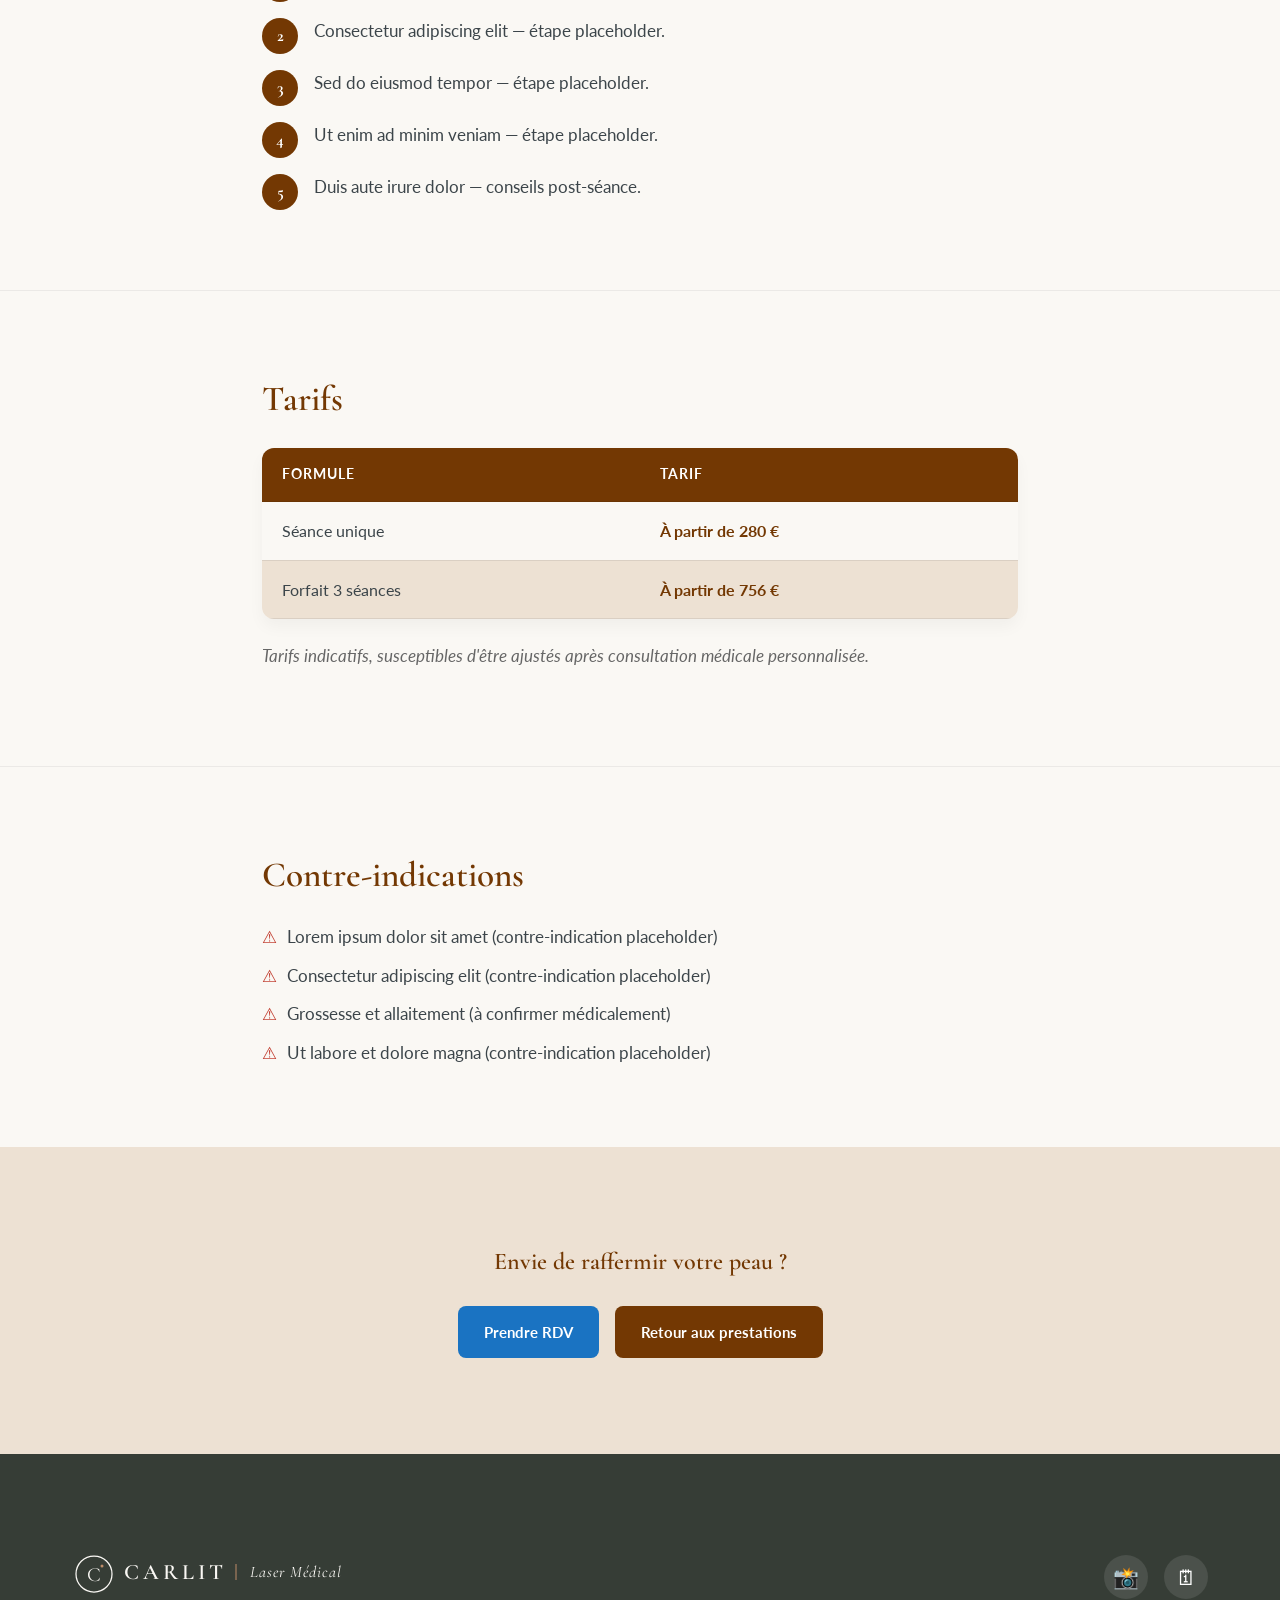
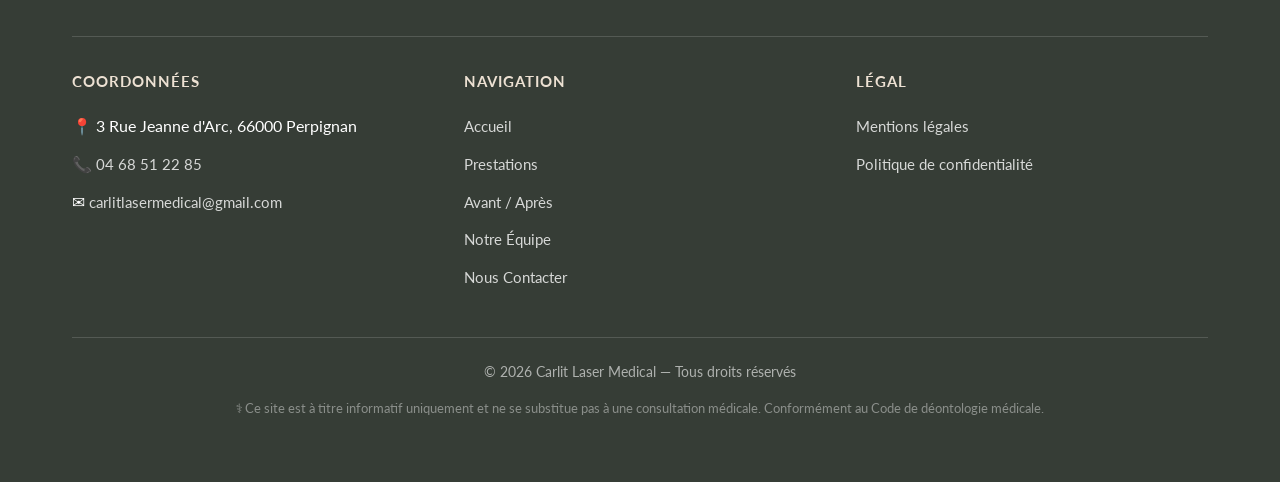
<file: pages/radiofrequence.html>
<!DOCTYPE html>
<html lang="fr" class="scroll-smooth">
<head>
  <meta charset="UTF-8">
  <title>Radiofréquence Microneedling — VirtueRF | Carlit Laser Medical</title>
  <meta name="description" content="Radiofréquence microneedling VirtueRF à Perpignan. Raffermissement cutané et stimulation du collagène. Dr Nicolas Rossi.">
  <meta name="viewport" content="width=device-width, initial-scale=1, viewport-fit=cover">
  <meta name="theme-color" content="#733803">
  <link rel="icon" href="data:image/svg+xml,<svg xmlns=%22http://www.w3.org/2000/svg%22 viewBox=%220 0 100 100%22><text y=%22.9em%22 font-size=%2290%22>⚕️</text></svg>">

  <link rel="preconnect" href="https://fonts.googleapis.com">
  <link rel="preconnect" href="https://fonts.gstatic.com" crossorigin>
  <link href="https://fonts.googleapis.com/css2?family=Cormorant+Garamond:ital,wght@0,400;0,600;0,700;1,400&family=Lato:ital,wght@0,400;0,700;1,400&display=swap" rel="stylesheet">

  <link rel="stylesheet" href="../css/styles.css">
</head>
<body>

  <a href="#presentation" class="skip-to-content" data-i18n="nav.skip_link">Aller au contenu</a>

  <div id="disclaimer" class="disclaimer-bar" role="complementary">
    <span data-i18n="global.disclaimer">⚕️ Ce site est informatif et ne remplace pas une consultation médicale.</span>
    <button class="disclaimer-close" id="disclaimer-close" aria-label="Fermer le bandeau d'information">&times;</button>
  </div>

  <header class="header-wrapper" id="navbar">
    <div class="navbar-container">
      <div class="nav-desktop-upper">
        <a href="../index.html#accueil" class="logo-link" aria-label="Carlit Laser Medical Accueil">
          <svg viewBox="0 0 350 48" fill="none" xmlns="http://www.w3.org/2000/svg" aria-hidden="true">
            <g transform="translate(2, 4)">
              <circle cx="20" cy="20" r="18" stroke="#FAF8F4" stroke-width="1.25" />
              <text x="20" y="27" font-family="'Cormorant Garamond', Georgia, serif" font-size="20" font-weight="400" fill="#FAF8F4" text-anchor="middle">C</text>
              <circle cx="28" cy="12" r="1.5" fill="#BD8C69" />
            </g>
            <text x="52" y="29" font-family="'Cormorant Garamond', Georgia, serif" font-weight="600" font-size="22" fill="#FAF8F4" letter-spacing="4">CARLIT</text>
            <line x1="164" y1="14" x2="164" y2="30" stroke="#BD8C69" stroke-width="1" />
            <text x="178" y="27" font-family="'Cormorant Garamond', Georgia, serif" font-style="italic" font-weight="400" font-size="16" fill="#FAF8F4" letter-spacing="1">Laser Médical</text>
          </svg>
        </a>
        <div class="nav-actions">
          <a href="https://www.doctolib.fr/medecin-generaliste/perpignan/nicolas-rossi" target="_blank" rel="noopener" class="btn btn-blue" data-i18n="nav.rdv_btn">Prendre RDV</a>
          <div class="lang-switcher" role="navigation" aria-label="Langues">
            <button class="btn-lang active" data-lang="fr" aria-label="Français">FR</button>
            <button class="btn-lang" data-lang="en" aria-label="English">EN</button>
            <button class="btn-lang" data-lang="es" aria-label="Español">ES</button>
          </div>
        </div>
      </div>
      <nav class="nav-desktop-lower" aria-label="Navigation principale">
        <ul class="nav-menu-links">
          <li><a href="../index.html#accueil" data-i18n="nav.links.accueil">Accueil</a></li>
          <li><a href="../index.html#prestations" data-i18n="nav.links.prestations">Prestations</a></li>
          <li><a href="../index.html#avant-apres" data-i18n="nav.links.avant_apres">Avant / Après</a></li>
          <li><a href="../index.html#equipe" data-i18n="nav.links.equipe">Notre Équipe</a></li>
          <li><a href="../index.html#contact" data-i18n="nav.links.contact">Nous Contacter</a></li>
        </ul>
      </nav>
      <div class="nav-mobile-header">
        <a href="../index.html#accueil" class="logo-mobile" aria-label="Carlit Laser Medical">
          <svg viewBox="0 0 350 48" fill="none" xmlns="http://www.w3.org/2000/svg" aria-hidden="true">
            <g transform="translate(2, 4)">
              <circle cx="20" cy="20" r="18" stroke="#FAF8F4" stroke-width="1.25" />
              <text x="20" y="27" font-family="'Cormorant Garamond', Georgia, serif" font-size="20" font-weight="400" fill="#FAF8F4" text-anchor="middle">C</text>
              <circle cx="28" cy="12" r="1.5" fill="#BD8C69" />
            </g>
            <text x="52" y="29" font-family="'Cormorant Garamond', Georgia, serif" font-weight="600" font-size="22" fill="#FAF8F4" letter-spacing="4">CARLIT</text>
            <line x1="164" y1="14" x2="164" y2="30" stroke="#BD8C69" stroke-width="1" />
            <text x="178" y="27" font-family="'Cormorant Garamond', Georgia, serif" font-style="italic" font-weight="400" font-size="16" fill="#FAF8F4" letter-spacing="1">Laser Médical</text>
          </svg>
        </a>
        <div style="display: flex; align-items: center; gap: 0.5rem;">
          <a href="https://www.doctolib.fr/medecin-generaliste/perpignan/nicolas-rossi" target="_blank" rel="noopener" class="btn btn-blue" style="padding: 0.5rem 0.75rem; font-size: 13px;" data-i18n="nav.rdv_btn_short">RDV</a>
          <button class="hamburger-btn" id="hamburger-trigger" aria-expanded="false" aria-controls="mobile-dropdown" aria-label="Menu principal">
            <span></span><span></span><span></span>
          </button>
        </div>
      </div>
    </div>
    <div class="mobile-dropdown" id="mobile-dropdown" role="dialog" aria-modal="true" aria-label="Menu Mobile">
      <ul class="mobile-dropdown-links">
        <li><a href="../index.html#accueil" data-i18n="nav.links.accueil">Accueil</a></li>
        <li><a href="../index.html#prestations" data-i18n="nav.links.prestations">Prestations</a></li>
        <li><a href="../index.html#avant-apres" data-i18n="nav.links.avant_apres">Avant / Après</a></li>
        <li><a href="../index.html#equipe" data-i18n="nav.links.equipe">Notre Équipe</a></li>
        <li><a href="../index.html#contact" data-i18n="nav.links.contact">Nous Contacter</a></li>
      </ul>
      <div class="mobile-dropdown-extra">
        <div class="lang-switcher" role="navigation" aria-label="Langues mobile">
          <button class="btn-lang active" data-lang="fr">FR</button>
          <button class="btn-lang" data-lang="en">EN</button>
          <button class="btn-lang" data-lang="es">ES</button>
        </div>
        <a href="https://www.doctolib.fr/medecin-generaliste/perpignan/nicolas-rossi" target="_blank" rel="noopener" class="btn btn-blue" style="width: 100%;" data-i18n="nav.rdv_btn">Prendre RDV</a>
      </div>
    </div>
  </header>
  <div class="mobile-dropdown-backdrop" id="mobile-backdrop"></div>

  <main>
    <section class="subpage-hero">
      <div class="container">
        <span class="subpage-banner-label">Prestation</span>
        <h1>Radiofréquence Microneedling</h1>
        <span class="machine-badge">VirtueRF</span>
        <nav class="breadcrumb" aria-label="Fil d'Ariane">
          <a href="../index.html#accueil">Accueil</a> / <a href="../index.html#prestations">Prestations</a> / <span>Radiofréquence</span>
        </nav>
      </div>
    </section>

    <div class="subpage-main">
      <section id="presentation" class="subpage-section">
        <div class="container">
          <h2>Présentation</h2>
          <p>Combinaison de micro-aiguilles et de radiofréquence pour stimuler le collagène en profondeur. Raffermissement cutané et réduction des ridules.</p>
          <!-- TODO: actual medical content -->
          <p>Lorem ipsum dolor sit amet, consectetur adipiscing elit. Sed do eiusmod tempor incididunt ut labore et dolore magna aliqua. Ut enim ad minim veniam, quis nostrud exercitation ullamco laboris nisi ut aliquip ex ea commodo consequat.</p>
          <p>Duis aute irure dolor in reprehenderit in voluptate velit esse cillum dolore eu fugiat nulla pariatur. Excepteur sint occaecat cupidatat non proident, sunt in culpa qui officia deserunt mollit anim id est laborum.</p>
        </div>
      </section>

      <section id="indications" class="subpage-section">
        <div class="container">
          <h2>Indications</h2>
          <!-- TODO: actual medical content -->
          <ul class="bullet-list">
            <li>Lorem ipsum dolor sit amet (indication placeholder)</li>
            <li>Consectetur adipiscing elit (indication placeholder)</li>
            <li>Sed do eiusmod tempor incididunt (indication placeholder)</li>
            <li>Ut labore et dolore magna aliqua (indication placeholder)</li>
          </ul>
        </div>
      </section>

      <section id="deroulement" class="subpage-section">
        <div class="container">
          <h2>Déroulement de la séance</h2>
          <!-- TODO: actual medical content -->
          <ol class="steps-list">
            <li>Lorem ipsum dolor sit amet — accueil et préparation.</li>
            <li>Consectetur adipiscing elit — étape placeholder.</li>
            <li>Sed do eiusmod tempor — étape placeholder.</li>
            <li>Ut enim ad minim veniam — étape placeholder.</li>
            <li>Duis aute irure dolor — conseils post-séance.</li>
          </ol>
        </div>
      </section>

      <section id="tarifs" class="subpage-section">
        <div class="container">
          <h2>Tarifs</h2>
          <!-- TODO: actual medical content / validated pricing -->
          <table class="pricing-table">
            <thead>
              <tr><th>Formule</th><th>Tarif</th></tr>
            </thead>
            <tbody>
              <tr><td>Séance unique</td><td>À partir de 280 €</td></tr>
              <tr><td>Forfait 3 séances</td><td>À partir de 756 €</td></tr>
            </tbody>
          </table>
          <p class="subpage-disclaimer-note">Tarifs indicatifs, susceptibles d'être ajustés après consultation médicale personnalisée.</p>
        </div>
      </section>

      <section id="contre-indications" class="subpage-section">
        <div class="container">
          <h2>Contre-indications</h2>
          <!-- TODO: actual medical content -->
          <ul class="contraindications-list">
            <li>Lorem ipsum dolor sit amet (contre-indication placeholder)</li>
            <li>Consectetur adipiscing elit (contre-indication placeholder)</li>
            <li>Grossesse et allaitement (à confirmer médicalement)</li>
            <li>Ut labore et dolore magna (contre-indication placeholder)</li>
          </ul>
        </div>
      </section>
    </div>

    <section class="cta-block">
      <div class="container">
        <h2>Envie de raffermir votre peau&nbsp;?</h2>
        <div class="cta-actions">
          <a href="https://www.doctolib.fr/medecin-generaliste/perpignan/nicolas-rossi" target="_blank" rel="noopener" class="btn btn-blue" data-i18n="nav.rdv_btn">Prendre RDV</a>
          <a href="../index.html#prestations" class="btn btn-primary">Retour aux prestations</a>
        </div>
      </div>
    </section>
  </main>

  <footer class="footer">
    <div class="container">
      <div class="footer-row-1">
        <div class="footer-logo">
          <svg height="48" viewBox="0 0 350 48" fill="none" xmlns="http://www.w3.org/2000/svg">
            <g transform="translate(2, 4)">
              <circle cx="20" cy="20" r="18" stroke="#FAF8F4" stroke-width="1.25" />
              <text x="20" y="27" font-family="'Cormorant Garamond', Georgia, serif" font-size="20" font-weight="400" fill="#FAF8F4" text-anchor="middle">C</text>
              <circle cx="28" cy="12" r="1.5" fill="#BD8C69" />
            </g>
            <text x="52" y="29" font-family="'Cormorant Garamond', Georgia, serif" font-weight="600" font-size="22" fill="#FAF8F4" letter-spacing="4">CARLIT</text>
            <line x1="164" y1="14" x2="164" y2="30" stroke="#BD8C69" stroke-width="1" />
            <text x="178" y="27" font-family="'Cormorant Garamond', Georgia, serif" font-style="italic" font-weight="400" font-size="16" fill="#FAF8F4" letter-spacing="1">Laser Médical</text>
          </svg>
        </div>
        <div class="footer-socials">
          <a href="#" class="social-btn" aria-label="Instagram">📸</a>
          <a href="https://www.doctolib.fr/medecin-generaliste/perpignan/nicolas-rossi" target="_blank" rel="noopener" class="social-btn" aria-label="Doctolib">🗓</a>
        </div>
      </div>
      <div class="footer-grid">
        <div class="footer-col">
          <h4 data-i18n="footer.col1.title">Coordonnées</h4>
          <ul class="footer-links">
            <li>📍 3 Rue Jeanne d'Arc, 66000 Perpignan</li>
            <li>📞 <a href="tel:+33468512285">04 68 51 22 85</a></li>
            <li>✉ <a href="mailto:carlitlasermedical@gmail.com">carlitlasermedical@gmail.com</a></li>
          </ul>
        </div>
        <div class="footer-col">
          <h4 data-i18n="footer.col2.title">Navigation</h4>
          <ul class="footer-links">
            <li><a href="../index.html#accueil" data-i18n="nav.links.accueil">Accueil</a></li>
            <li><a href="../index.html#prestations" data-i18n="nav.links.prestations">Prestations</a></li>
            <li><a href="../index.html#avant-apres" data-i18n="nav.links.avant_apres">Avant / Après</a></li>
            <li><a href="../index.html#equipe" data-i18n="nav.links.equipe">Notre Équipe</a></li>
            <li><a href="../index.html#contact" data-i18n="nav.links.contact">Nous Contacter</a></li>
          </ul>
        </div>
        <div class="footer-col">
          <h4 data-i18n="footer.col3.title">Légal</h4>
          <ul class="footer-links">
            <li><a href="mentions-legales.html" data-i18n="footer.col3.legal">Mentions légales</a></li>
            <li><a href="politique-confidentialite.html" data-i18n="footer.col3.privacy">Politique de confidentialité</a></li>
          </ul>
        </div>
      </div>
      <div class="footer-divider"></div>
      <div class="footer-bottom">
        <p>&copy; 2026 Carlit Laser Medical — Tous droits réservés</p>
        <p style="font-size: 0.8rem; line-height: 1.4; opacity: 0.7;" data-i18n="footer.medical_disclaimer">
          ⚕ Ce site est à titre informatif uniquement et ne se substitue pas à une consultation médicale. Conformément au Code de déontologie médicale.
        </p>
      </div>
    </div>
  </footer>

  <div class="mobile-sticky-cta" id="mobile-sticky-cta">
    <a href="tel:+33468512285" class="mobile-cta-btn call-btn"><span>📞</span> <span data-i18n="global.call">Appeler</span></a>
    <a href="https://www.doctolib.fr/medecin-generaliste/perpignan/nicolas-rossi" target="_blank" rel="noopener" class="mobile-cta-btn rdv-btn"><span>🗓</span> <span data-i18n="global.rdv">RDV Doctolib</span></a>
  </div>

  <button class="scroll-to-top" id="scroll-to-top" aria-label="Retourner en haut de page">↑</button>

  <script src="../js/main.js" defer></script>
</body>
</html>
</file>
<file: css/styles.css>
/* ==========================================================================
   DESIGN TOKENS & RESET (base.css style)
   ========================================================================== */
:root {
  /* Brand palette */
  --color-terracotta-light: #BD8C69;
  --color-terracotta-dark:  #733803;
  --color-text:              #3C454A;
  --color-bg-cream-1:        #E2DEC7;
  --color-bg-cream-2:        #EDE1D3;
  --color-bg-white:          #FAF8F4;
  --color-secondary:         #363d36;
  --color-background-hero:   #60564e;
  --color-rdv-blue:          #1A73C2;
  --color-overlay:           rgba(28, 20, 14, 0.45);
  --color-error:             #C0392B;
  --color-success:           #2D7A3E;

  /* Neutral helpers (centralised to avoid repeated literals) */
  --color-white:             #fff;
  --color-prestations-bg:    #d6c5b1;
  --color-ba-before:         #a17e65;
  --color-grey-border:       #ccc;
  --color-grey-light:        #eee;
  --color-grey-muted:        #888;
  --color-grey-text:         #666;

  /* Elevation */
  --shadow-xs: 0 1px 6px rgba(0,0,0,0.09);
  --shadow-sm: 0 4px 10px rgba(0,0,0,0.05);
  --shadow-md: 0 8px 16px rgba(0,0,0,0.04);
  --shadow-lg: 0 10px 20px rgba(0,0,0,0.08);

  /* Radii */
  --radius:      12px;
  --radius-sm:   8px;
  --radius-pill: 50%;

  --navbar-height:           112px;
  --navbar-height-mobile:    64px;

  --font-heading: 'Cormorant Garamond', Georgia, serif;
  --font-body:    'Lato', system-ui, -apple-system, sans-serif;

  --transition-normal: all 0.3s cubic-bezier(0.4, 0, 0.2, 1);
}

* {
  box-sizing: border-box;
  margin: 0;
  padding: 0;
}

html {
  scroll-behavior: smooth;
  -webkit-text-size-adjust: 100%;
}

body {
  font-family: var(--font-body);
  color: var(--color-text);
  background-color: var(--color-bg-white);
  line-height: 1.6;
  overflow-x: hidden;
}

/* Accessibility - Skip link */
.skip-to-content {
  position: absolute;
  top: -100px;
  left: 20px;
  background: var(--color-terracotta-dark);
  color: var(--color-white);
  padding: 10px 20px;
  z-index: 1000;
  transition: top 0.2s;
  text-decoration: none;
  font-weight: bold;
  border-radius: 4px;
}
.skip-to-content:focus {
  top: 10px;
}

/* Focus styling */
:focus-visible {
  outline: 2px solid var(--color-terracotta-dark);
  outline-offset: 2px;
}

/* Standard responsive margins */
section[id] {
  scroll-margin-top: var(--navbar-height);
}
@media (max-width: 1023px) {
  section[id] {
    scroll-margin-top: var(--navbar-height-mobile);
  }
}

@media (prefers-reduced-motion: reduce) {
  *, *::before, *::after {
    animation-duration: 0.01ms !important;
    transition-duration: 0.01ms !important;
    scroll-behavior: auto !important;
  }
}

input, textarea, select {
  font-size: 16px; /* Prevents iOS zoom */
  font-family: var(--font-body);
}

img {
  max-width: 100%;
  height: auto;
  display: block;
}

/* Utilities */
.container {
  width: 100%;
  max-width: 1200px;
  margin: 0 auto;
  padding: clamp(1rem, 4vw, 2rem);
}

.btn {
  display: inline-flex;
  align-items: center;
  justify-content: center;
  padding: 0.75rem 1.5rem;
  border-radius: var(--radius-sm);
  font-weight: 700;
  text-decoration: none;
  cursor: pointer;
  transition: var(--transition-normal);
  border: 2px solid transparent;
  min-height: 44px;
  font-size: 15px;
}

.btn-primary {
  background-color: var(--color-terracotta-dark);
  color: var(--color-white);
}
.btn-primary:hover, .btn-primary:active {
  background-color: var(--color-terracotta-light);
}

.btn-outline-white {
  background-color: transparent;
  border-color: var(--color-white);
  color: var(--color-white);
}
.btn-outline-white:hover, .btn-outline-white:active {
  background-color: var(--color-terracotta-light);
  border-color: var(--color-terracotta-light);
}

.btn-blue {
  background-color: var(--color-rdv-blue);
  color: var(--color-white) !important;
}
.btn-blue:hover {
  opacity: 0.95;
}

/* Button with embedded brand-logo chip (logo centred above the text) */
.btn-with-logo {
  flex-direction: column;
  gap: 0.45rem;
}
.btn-logo {
  flex-shrink: 0;
  width: 44px;
  height: 44px;
  border-radius: var(--radius-pill);
  background-color: var(--color-white);
  overflow: hidden;
  display: inline-flex;
  align-items: center;
  justify-content: center;
  box-shadow: 0 2px 8px rgba(0,0,0,0.3);
}
.btn-logo img {
  width: 100%;
  height: 100%;
  object-fit: cover;
  transform: scale(1.4); /* zoom past the logo's whitespace margins */
}

/* Hero CTA — same button, scaled up 25% (text, logo & padding all enlarge) */
.btn-hero-cta {
  padding: 0.9375rem 1.875rem; /* 0.75 / 1.5 × 1.25 */
  min-height: 55px;            /* 44 × 1.25 */
  font-size: 18.75px;          /* 15 × 1.25 */
  margin-bottom: 2rem;         /* space below the CTA, above the quote */
}
.btn-hero-cta .btn-logo {
  width: 55px;                 /* 44 × 1.25 */
  height: 55px;
}

/* Headings styling */
h1, h2, h3, h4 {
  font-family: var(--font-heading);
  font-weight: 600;
  color: var(--color-terracotta-dark);
}

.section-title {
  font-size: clamp(2rem, 4vw, 2.75rem);
  text-align: center;
  margin-bottom: 2.5rem;
}

/* ==========================================================================
   DISCLAIMER & STICKY NAVBAR
   ========================================================================== */
.disclaimer-bar {
  background-color: var(--color-secondary);
  color: var(--color-white);
  font-size: clamp(11px, 1.5vw, 13px);
  text-align: center;
  position: relative;
  z-index: 110;
  height: 32px;
  display: flex;
  align-items: center;
  justify-content: center;
  padding: 0 40px 0 20px;
  transition: margin-top 0.3s;
}
.disclaimer-bar.hidden {
  display: none;
}
.disclaimer-close {
  position: absolute;
  right: 5px;
  top: 50%;
  transform: translateY(-50%);
  background: none;
  border: none;
  color: var(--color-white);
  font-size: 18px;
  cursor: pointer;
  width: 32px;
  height: 32px;
  display: flex;
  align-items: center;
  justify-content: center;
}

/* Navbar Setup */
.header-wrapper {
  position: sticky;
  top: 0;
  z-index: 100;
  background-color: var(--color-background-hero);
  box-shadow: var(--shadow-xs);
  transition: var(--transition-normal);
}
.header-wrapper.scrolled {
  box-shadow: 0 5px 18px rgba(0,0,0,0.16);
}

.navbar-container {
  max-width: 1200px;
  margin: 0 auto;
  padding: 0 1rem;
}

/* Desktop Navigation (2-rows) */
.nav-desktop-upper {
  min-height: 64px;
  display: flex;
  align-items: center;
  justify-content: space-between;
  border-bottom: 1px solid rgba(255,255,255,0.15);
  background-color: var(--color-background-hero);
  padding: 0 0.5rem;
}
.logo-link svg {
  height: 56px;
  width: auto;
  display: block;
}
.nav-actions {
  display: flex;
  align-items: center;
  gap: 1.5rem;
}
.lang-switcher {
  display: flex;
  gap: 0.5rem;
}
.btn-lang {
  width: 36px;
  height: 36px;
  border-radius: var(--radius-pill);
  border: 1px solid var(--color-grey-border);
  background: var(--color-bg-white);
  cursor: pointer;
  font-size: 14px;
  display: flex;
  align-items: center;
  justify-content: center;
  transition: var(--transition-normal);
  padding: 0;
}
.btn-lang:hover, .btn-lang.active {
  border-color: var(--color-terracotta-dark);
  background-color: var(--color-bg-cream-2);
}

.nav-desktop-lower {
  min-height: 52px;
  display: flex;
  align-items: center;
  justify-content: center;
  background-color: var(--color-background-hero);
  border-top: 1px solid rgba(255,255,255,0.15);
}
.nav-menu-links {
  display: flex;
  gap: 2.5rem;
  list-style: none;
}
.nav-menu-links a {
  text-decoration: none;
  color: var(--color-white);
  font-weight: 700;
  font-size: 15px;
  transition: var(--transition-normal);
  position: relative;
  padding: 10px 0;
}
.nav-menu-links a:hover,
.nav-menu-links a.active {
  color: var(--color-terracotta-dark);
}
.nav-menu-links a::after {
  content: '';
  position: absolute;
  bottom: 0;
  left: 0;
  width: 0;
  height: 2px;
  background-color: var(--color-terracotta-dark);
  transition: var(--transition-normal);
}
.nav-menu-links a.active::after,
.nav-menu-links a:hover::after {
  width: 100%;
}

/* Mobile Header Layout */
.nav-mobile-header {
  display: none;
  min-height: 64px;
  align-items: center;
  justify-content: space-between;
  background-color: var(--color-background-hero);
  padding: 0 0.75rem;
}
.logo-mobile svg {
  height: 40px;
  width: auto;
  display: block;
}
.hamburger-btn {
  width: 44px;
  height: 44px;
  background: none;
  border: none;
  cursor: pointer;
  position: relative;
  display: flex;
  flex-direction: column;
  justify-content: center;
  gap: 6px;
  padding: 10px;
}
.hamburger-btn span {
  display: block;
  width: 100%;
  height: 2px;
  background-color: var(--color-white);
  transition: var(--transition-normal);
}
/* Hamburger Active Animation */
.hamburger-btn[aria-expanded="true"] span:nth-child(1) {
  transform: translateY(8px) rotate(45deg);
}
.hamburger-btn[aria-expanded="true"] span:nth-child(2) {
  opacity: 0;
}
.hamburger-btn[aria-expanded="true"] span:nth-child(3) {
  transform: translateY(-8px) rotate(-45deg);
}

/* Mobile Dropdown Menu */
.mobile-dropdown {
  position: absolute;
  top: 100%;
  left: 0;
  width: 100%;
  background-color: var(--color-bg-white);
  max-height: 0;
  overflow: hidden;
  transition: max-height 0.35s ease-in-out;
  box-shadow: 0 10px 15px rgba(0,0,0,0.1);
  display: flex;
  flex-direction: column;
  z-index: 99;
}
.mobile-dropdown.open {
  max-height: 100vh;
}
.mobile-dropdown-links {
  display: flex;
  flex-direction: column;
  list-style: none;
}
.mobile-dropdown-links a {
  height: 56px;
  display: flex;
  align-items: center;
  padding: 0 1.5rem;
  text-decoration: none;
  color: var(--color-text);
  font-weight: 700;
  border-bottom: 1px solid rgba(0,0,0,0.05);
}
.mobile-dropdown-links a.active {
  color: var(--color-terracotta-dark);
  background-color: var(--color-bg-cream-2);
}
.mobile-dropdown-extra {
  padding: 1.5rem;
  display: flex;
  flex-direction: column;
  align-items: center;
  gap: 1.5rem;
}
.mobile-dropdown-backdrop {
  position: fixed;
  top: 0;
  left: 0;
  width: 100vw;
  height: 100vh;
  background: rgba(0, 0, 0, 0.5);
  z-index: 98;
  display: none;
}
.mobile-dropdown-backdrop.show {
  display: block;
}

body.menu-open {
  overflow: hidden;
}

@media (max-width: 1023px) {
  .nav-desktop-upper, .nav-desktop-lower {
    display: none;
  }
  .nav-mobile-header {
    display: flex;
  }
}

/* ==========================================================================
   SECTION 1 — ACCUEIL (#accueil)
   ========================================================================== */
.hero-section {
  min-height: 100svh;
  position: relative;
  background: linear-gradient(rgba(28,20,14,0.65), rgba(28,20,14,0.65)), url('../assets/hero_background.png');
  background-size: cover;
  background-position: center;
  display: flex;
  flex-direction: column;
  justify-content: flex-end;
  align-items: center;
  padding-bottom: 12svh;
}

/* Placeholder gradient simulating photo-accueil before lazy loading image */
.hero-image-bg {
  position: absolute;
  top: 0;
  left: 0;
  width: 100%;
  height: 100%;
  object-fit: cover;
  z-index: -1;
  opacity: 0;
  transition: opacity 0.5s ease;
}
.hero-image-bg.loaded {
  opacity: 1;
}

.hero-container {
  width: 100%;
  max-width: 800px;
  margin: 0 auto;
  text-align: center;
  color: var(--color-white);
  padding: 0 1.5rem;
  z-index: 2;
}

.hero-quote {
  font-family: var(--font-heading);
  font-size: clamp(1.15rem, 2.5vw, 1.8rem);
  font-style: italic;
  text-shadow: 0 2px 10px rgba(0,0,0,0.5);
  margin-bottom: 2rem;
  line-height: 1.4;
}

/* ==========================================================================
   SECTION 2 — PRESTATIONS (#prestations)
   ========================================================================== */
.prestations-section {
  background-color: var(--color-prestations-bg);
  padding: clamp(3rem, 8vw, 6rem) 0;
}
.prestations-grid {
  display: grid;
  grid-template-columns: 1fr;
  gap: 1.25rem;
}
@media (min-width: 768px) {
  .prestations-grid {
    grid-template-columns: repeat(2, 1fr);
    gap: 1.5rem;
  }
}
@media (min-width: 1024px) {
  .prestations-grid {
    grid-template-columns: repeat(3, 1fr);
    gap: 2rem;
  }
}

.prestation-card {
  background-color: var(--color-bg-white);
  border-radius: var(--radius);
  overflow: hidden;
  display: flex;
  flex-direction: column;
  position: relative;
  border-top: 3px solid transparent;
  transition: var(--transition-normal);
}

/* Hover Desktop Only */
@media (hover: hover) {
  .prestation-card:hover {
    transform: translateY(-4px);
    border-top-color: var(--color-terracotta-light);
    box-shadow: var(--shadow-lg);
  }
}
.prestation-card:active {
  background-color: var(--color-bg-cream-2);
}

.card-image-wrapper {
  height: 200px;
  position: relative;
  overflow: hidden;
  background-color: var(--color-grey-light);
}
.card-image-wrapper img {
  width: 100%;
  height: 100%;
  object-fit: cover;
  transition: opacity 0.3s ease;
}

.card-icon-badge {
  position: absolute;
  bottom: -24px;
  right: 20px;
  width: 48px;
  height: 48px;
  background-color: var(--color-terracotta-dark);
  border-radius: var(--radius-pill);
  display: flex;
  align-items: center;
  justify-content: center;
  box-shadow: 0 4px 6px rgba(0,0,0,0.1);
  color: var(--color-white);
}
.card-icon-badge svg {
  width: 24px;
  height: 24px;
  fill: currentColor;
}

.card-content {
  padding: 1.75rem 1.5rem 1.5rem;
  display: flex;
  flex-direction: column;
  flex-grow: 1;
}

.card-title {
  font-size: 1.4rem;
  margin-bottom: 0.25rem;
}

.card-badge {
  font-size: 0.85rem;
  font-style: italic;
  color: var(--color-terracotta-light);
  margin-bottom: 1rem;
  display: block;
  font-weight: 700;
}

.card-desc {
  font-size: 0.95rem;
  margin-bottom: 1.5rem;
  flex-grow: 1;
  display: -webkit-box;
  -webkit-line-clamp: 4;
  -webkit-box-orient: vertical;
  overflow: hidden;
}

.card-price {
  font-weight: 700;
  color: var(--color-terracotta-dark);
  font-size: 1.1rem;
  margin-bottom: 1rem;
}

.card-link {
  font-weight: 700;
  color: var(--color-terracotta-dark);
  text-decoration: none;
  display: inline-flex;
  align-items: center;
  gap: 0.5rem;
  margin-top: auto;
  transition: var(--transition-normal);
}
.card-link:hover {
  color: var(--color-terracotta-light);
}

/* SKELETON SHIMMER */
@keyframes shimmer {
  from { background-position: -400px 0; }
  to { background-position: 400px 0; }
}
.skeleton {
  background: linear-gradient(90deg, var(--color-grey-light) 25%, #f5f5f5 50%, var(--color-grey-light) 75%);
  background-size: 800px 100%;
  animation: shimmer 1.4s infinite linear;
}

/* ==========================================================================
   SECTION 3 — AVANT / APRÈS (#avant-apres)
   ========================================================================== */
.before-after-section {
  background-color: var(--color-bg-white);
  padding: clamp(3rem, 8vw, 6rem) 0;
}

/* Slider styling inside Carousel */
.carousel-container {
  position: relative;
  margin: 0 auto;
  max-width: 100%;
  overflow: hidden;
}

.carousel-track-viewport {
  overflow: hidden;
  width: 100%;
}

.carousel-track {
  display: flex;
  transition: transform 0.5s ease-in-out;
  will-change: transform;
}

.carousel-slide {
  flex: 0 0 100%;
  padding: 0 10px;
  box-sizing: border-box;
  display: flex;
  flex-direction: column;
  align-items: center;
}
@media (min-width: 768px) {
  .carousel-slide {
    flex: 0 0 50%;
  }
}
@media (min-width: 1024px) {
  .carousel-slide {
    flex: 0 0 33.333%;
  }
}

/* The Slider Unit */
.ba-slider {
  position: relative;
  width: 100%;
  aspect-ratio: 4/5;
  border-radius: var(--radius);
  overflow: hidden;
  user-select: none;
  box-shadow: 0 8px 16px rgba(0,0,0,0.06);
}

.ba-image {
  position: absolute;
  top: 0;
  left: 0;
  width: 100%;
  height: 100%;
}
.ba-image img {
  width: 100%;
  height: 100%;
  object-fit: cover;
  pointer-events: none;
}

/* Top image clip-pathed */
.ba-image-top {
  z-index: 2;
  clip-path: inset(0 50% 0 0);
}

/* Labels */
.ba-label {
  position: absolute;
  bottom: 12px;
  background: rgba(0,0,0,0.6);
  color: var(--color-white);
  padding: 4px 10px;
  border-radius: 4px;
  font-size: 11px;
  font-weight: 700;
  letter-spacing: 1px;
  text-transform: uppercase;
  z-index: 3;
}
.ba-label-before {
  left: 12px;
}
.ba-label-after {
  right: 12px;
}

.treatment-badge {
  position: absolute;
  top: 12px;
  left: 12px;
  background: var(--color-terracotta-dark);
  color: var(--color-white);
  padding: 4px 10px;
  border-radius: 4px;
  font-size: 12px;
  font-weight: 700;
  z-index: 3;
}

/* Custom range styled handler */
.ba-range {
  position: absolute;
  -webkit-appearance: none;
  appearance: none;
  width: 100%;
  height: 100%;
  background: transparent;
  outline: none;
  margin: 0;
  top: 0;
  left: 0;
  z-index: 5;
  cursor: col-resize;
}
/* Webkit */
.ba-range::-webkit-slider-thumb {
  -webkit-appearance: none;
  appearance: none;
  width: 44px;
  height: 44px;
  border-radius: var(--radius-pill);
  background: var(--color-white);
  border: 3px solid var(--color-terracotta-dark);
  cursor: col-resize;
  box-shadow: 0 4px 10px rgba(0,0,0,0.3);
}
/* Firefox */
.ba-range::-moz-range-thumb {
  width: 44px;
  height: 44px;
  border-radius: var(--radius-pill);
  background: var(--color-white);
  border: 3px solid var(--color-terracotta-dark);
  cursor: col-resize;
  box-shadow: 0 4px 10px rgba(0,0,0,0.3);
}

/* Visual Divider line inside slider */
.ba-divider {
  position: absolute;
  top: 0;
  bottom: 0;
  left: 50%;
  width: 2px;
  background-color: var(--color-white);
  z-index: 4;
  pointer-events: none;
  transform: translateX(-50%);
}

.slide-feedback {
  margin-top: 1rem;
  text-align: center;
  font-style: italic;
  font-size: 0.95rem;
  max-width: 90%;
}

/* Carousel Nav Arrows */
.carousel-nav {
  display: flex;
  justify-content: center;
  gap: 1.5rem;
  margin-top: 1.5rem;
}
.carousel-btn {
  width: 44px;
  height: 44px;
  border-radius: var(--radius-pill);
  border: 1px solid var(--color-terracotta-light);
  background-color: var(--color-bg-white);
  color: var(--color-terracotta-dark);
  font-size: 20px;
  font-weight: bold;
  cursor: pointer;
  display: flex;
  align-items: center;
  justify-content: center;
  transition: var(--transition-normal);
}
.carousel-btn:hover {
  background-color: var(--color-terracotta-light);
  color: var(--color-white);
}

.carousel-dots {
  display: flex;
  justify-content: center;
  gap: 8px;
  margin-top: 1rem;
}
.carousel-dot {
  width: 10px;
  height: 10px;
  border-radius: var(--radius-pill);
  background-color: var(--color-grey-border);
  border: none;
  cursor: pointer;
  padding: 0;
  transition: var(--transition-normal);
}
.carousel-dot.active {
  background-color: var(--color-terracotta-dark);
  transform: scale(1.2);
}

.rgpd-consent-notice {
  text-align: center;
  font-size: 0.85rem;
  font-style: italic;
  color: var(--color-grey-text);
  margin-top: 2rem;
}

/* ==========================================================================
   SECTION 4 — CONTACT (#contact)
   ========================================================================== */
.contact-section {
  background-color: var(--color-bg-cream-2);
  background-image: url('../assets/photo-cab.png');
  background-size: cover;
  background-position: center;
  background-repeat: no-repeat;
  position: relative;
  overflow: hidden;
  padding: clamp(3rem, 8vw, 6rem) 0;
}


.contact-section > .container {
  position: relative;
  z-index: 1;
}

.contact-grid {
  display: grid;
  grid-template-columns: 1fr;
  gap: 2.5rem;
}
@media (min-width: 1024px) {
  .contact-grid {
    grid-template-columns: 1fr 1fr;
    gap: 3rem;
  }
}

/* Left - Map */
.map-block {
  display: flex;
  flex-direction: column;
  gap: 1.5rem;
}
.map-frame-wrapper {
  border-radius: var(--radius);
  overflow: hidden;
  background-color: var(--color-bg-cream-1);
  position: relative;
  box-shadow: var(--shadow-sm);
  min-height: 300px;
}
@media (min-width: 1024px) {
  .map-frame-wrapper {
    min-height: 400px;
  }
}

.map-placeholder {
  position: absolute;
  top: 0;
  left: 0;
  width: 100%;
  height: 100%;
  display: flex;
  flex-direction: column;
  align-items: center;
  justify-content: center;
  text-align: center;
  padding: 2rem;
  z-index: 2;
  background-color: var(--color-bg-cream-1);
}
.map-placeholder p {
  margin-bottom: 1.5rem;
  font-size: 1.1rem;
  font-weight: bold;
}

.map-iframe {
  width: 100%;
  height: 100%;
  border: 0;
  position: absolute;
  top: 0;
  left: 0;
  opacity: 0;
  transition: opacity 0.5s ease;
}
.map-iframe.active {
  opacity: 1;
  z-index: 3;
}

.contact-infos-list {
  list-style: none;
  display: flex;
  flex-direction: column;
  gap: 0.85rem;
  font-size: 1.05rem;
  background-color: var(--color-bg-white);
  padding: 2rem;
  border-radius: var(--radius);
  box-shadow: var(--shadow-md);
}
.contact-infos-list li {
  display: flex;
  align-items: center;
  gap: 0.75rem;
}
.contact-infos-list a {
  color: var(--color-text);
  text-decoration: none;
  font-weight: 700;
}
.contact-infos-list a:hover {
  color: var(--color-terracotta-dark);
  text-decoration: underline;
}

.contact-section .section-title {
  background-color: var(--color-bg-white);
  display: table;
  margin-left: auto;
  margin-right: auto;
  padding: 0.6rem 2rem;
  border-radius: var(--radius);
  box-shadow: var(--shadow-md);
}

/* Right - Form */
.contact-form {
  background-color: var(--color-bg-white);
  padding: 2rem;
  border-radius: var(--radius);
  box-shadow: var(--shadow-md);
}
.form-group {
  margin-bottom: 1.25rem;
  position: relative;
}
.form-group label {
  display: block;
  font-weight: 700;
  margin-bottom: 0.5rem;
  font-size: 0.95rem;
}
.form-input {
  width: 100%;
  padding: 14px 16px;
  border-radius: var(--radius-sm);
  border: 1px solid var(--color-grey-border);
  outline: none;
  transition: var(--transition-normal);
}
.form-input:focus {
  border-color: var(--color-terracotta-dark);
}
.form-input.invalid {
  border-color: var(--color-error);
}

/* Custom Checkbox Row */
.checkbox-legend {
  font-weight: 700;
  margin-bottom: 0.75rem;
  display: block;
  font-size: 0.95rem;
}
.services-checkboxes-grid {
  display: grid;
  grid-template-columns: 1fr;
  gap: 0.75rem;
  margin-bottom: 1.5rem;
}
@media (min-width: 600px) {
  .services-checkboxes-grid {
    grid-template-columns: repeat(2, 1fr);
  }
}
.checkbox-row {
  display: flex;
  align-items: center;
  gap: 10px;
  min-height: 44px; /* Accessible tap target */
  cursor: pointer;
}
.checkbox-row input[type="checkbox"] {
  width: 24px;
  height: 24px;
  cursor: pointer;
}

/* RGPD Box styling */
.rgpd-checkbox-group {
  margin-top: 1rem;
  margin-bottom: 1.5rem;
}

.field-error-msg {
  color: var(--color-error);
  font-size: 0.85rem;
  margin-top: 0.35rem;
  display: none;
}
.field-error-msg.visible {
  display: block;
}

.message-char-counter {
  text-align: right;
  font-size: 0.8rem;
  color: var(--color-grey-muted);
  margin-top: 0.25rem;
}

.form-submit-row {
  margin-top: 1.5rem;
}
.btn-submit {
  width: 100%;
  font-size: 1.1rem;
}

/* Success Card Template styling */
.success-feedback-card {
  display: none;
  text-align: center;
  padding: 3rem 2rem;
  background-color: var(--color-bg-white);
  border-radius: var(--radius);
  box-shadow: var(--shadow-md);
}
.success-feedback-card .check-icon {
  font-size: 4rem;
  color: var(--color-success);
  margin-bottom: 1.5rem;
}
.success-feedback-card h3 {
  font-size: 1.8rem;
  margin-bottom: 1rem;
}

/* Error Alert Banner */
.form-error-banner {
  display: none;
  background-color: #FCE4D6;
  border: 1px solid var(--color-error);
  color: var(--color-error);
  padding: 1rem;
  border-radius: var(--radius-sm);
  margin-bottom: 1.5rem;
}

/* ==========================================================================
   SECTION 5 — ÉQUIPE (#equipe)
   ========================================================================== */
.team-section {
  background-color: var(--color-bg-white);
  padding: clamp(3rem, 8vw, 6rem) 0;
}

.team-grid {
  display: grid;
  grid-template-columns: 1fr;
  gap: 3rem;
}
@media (min-width: 1024px) {
  .team-grid {
    grid-template-columns: repeat(2, 1fr);
    gap: 2.5rem;
  }
}

.team-card {
  display: flex;
  flex-direction: column;
  gap: 1.5rem;
}

.team-photo-container {
  aspect-ratio: 4/5;
  border-radius: var(--radius);
  overflow: hidden;
  background-color: var(--color-grey-light);
}
.team-photo-container img {
  width: 100%;
  height: 100%;
  object-fit: cover;
}

.team-info h3 {
  font-size: 2rem;
  margin-bottom: 0.25rem;
}
.team-subtitle {
  font-style: italic;
  color: var(--color-terracotta-light);
  font-weight: 700;
  font-size: 1.1rem;
  margin-bottom: 1rem;
}
.team-bio {
  font-size: 1.05rem;
  margin-bottom: 1.5rem;
}
.team-quote {
  border-left: 3px solid var(--color-terracotta-light);
  padding-left: 1rem;
  font-style: italic;
  color: var(--color-terracotta-dark);
  font-weight: 600;
}

/* ==========================================================================
   FOOTER
   ========================================================================== */
.footer {
  background-color: var(--color-secondary);
  color: var(--color-white);
  padding: 4rem 0 2rem;
}

.footer-row-1 {
  display: flex;
  flex-direction: column;
  align-items: center;
  gap: 1.5rem;
  border-bottom: 1px solid rgba(255,255,255,0.15);
  padding-bottom: 2rem;
  margin-bottom: 2rem;
}
@media (min-width: 768px) {
  .footer-row-1 {
    flex-direction: row;
    justify-content: space-between;
  }
}

.footer-logo img {
  height: 48px;
}

.footer-socials {
  display: flex;
  gap: 1rem;
}
.social-btn {
  width: 44px;
  height: 44px;
  border-radius: var(--radius-pill);
  background-color: rgba(255,255,255,0.1);
  color: var(--color-white);
  display: flex;
  align-items: center;
  justify-content: center;
  font-size: 1.3rem;
  transition: var(--transition-normal);
  text-decoration: none;
}
.social-btn:hover {
  background-color: var(--color-terracotta-light);
}

.footer-grid {
  display: grid;
  grid-template-columns: 1fr;
  gap: 2.5rem;
  margin-bottom: 3rem;
}
@media (min-width: 768px) {
  .footer-grid {
    grid-template-columns: repeat(3, 1fr);
  }
}

.footer-col h4 {
  color: var(--color-bg-cream-2);
  font-family: var(--font-body);
  font-weight: 700;
  text-transform: uppercase;
  font-size: 0.95rem;
  letter-spacing: 1px;
  margin-bottom: 1.25rem;
}

.footer-links {
  list-style: none;
  display: flex;
  flex-direction: column;
  gap: 0.75rem;
}
.footer-links a {
  color: rgba(255,255,255,0.8);
  text-decoration: none;
  font-size: 0.95rem;
  transition: var(--transition-normal);
}
.footer-links a:hover {
  color: var(--color-white);
  padding-left: 5px;
}

.footer-divider {
  height: 1px;
  background-color: rgba(255,255,255,0.15);
  margin-bottom: 1.5rem;
}

.footer-bottom {
  text-align: center;
  font-size: 0.85rem;
  color: rgba(255,255,255,0.6);
  display: flex;
  flex-direction: column;
  gap: 1rem;
}

/* ==========================================================================
   GLOBAL FEATURES (COOKIE BANNER, BACK TO TOP, MOBILE CTA)
   ========================================================================== */
/* Mobile sticky bottom bar */
.mobile-sticky-cta {
  position: fixed;
  bottom: 0;
  left: 0;
  width: 100%;
  height: 56px;
  background-color: var(--color-bg-white);
  box-shadow: 0 -2px 10px rgba(0,0,0,0.1);
  z-index: 90;
  display: none;
  grid-template-columns: 1fr 1fr;
}
.mobile-cta-btn {
  display: flex;
  align-items: center;
  justify-content: center;
  height: 100%;
  text-decoration: none;
  font-weight: 700;
  font-size: 0.95rem;
  gap: 8px;
}
.mobile-cta-btn.call-btn {
  color: var(--color-text);
  border-right: 1px solid var(--color-grey-light);
}
.mobile-cta-btn.rdv-btn {
  background-color: var(--color-rdv-blue);
  color: var(--color-white);
}

@media (max-width: 767px) {
  .mobile-sticky-cta {
    display: grid;
  }
  body {
    padding-bottom: 56px;
  }
}

/* Scroll to Top */
.scroll-to-top {
  position: fixed;
  bottom: 5rem; /* Above mobile sticky CTA */
  right: 1.5rem;
  width: 48px;
  height: 48px;
  border-radius: var(--radius-pill);
  background-color: var(--color-terracotta-dark);
  color: var(--color-white);
  border: none;
  cursor: pointer;
  display: flex;
  align-items: center;
  justify-content: center;
  font-size: 1.5rem;
  box-shadow: 0 4px 10px rgba(0,0,0,0.25);
  z-index: 80;
  opacity: 0;
  visibility: hidden;
  transition: var(--transition-normal);
}
@media (min-width: 768px) {
  .scroll-to-top {
    bottom: 2rem;
  }
}
.scroll-to-top.visible {
  opacity: 1;
  visibility: visible;
}

/* Cookie Banner */
.cookie-banner {
  position: fixed;
  bottom: 0;
  left: 0;
  width: 100%;
  background-color: var(--color-bg-white);
  box-shadow: 0 -4px 20px rgba(0,0,0,0.15);
  z-index: 200;
  padding: 1.25rem;
  transform: translateY(100%);
  transition: transform 0.5s cubic-bezier(0.16, 1, 0.3, 1);
}
.cookie-banner.show {
  transform: translateY(0);
}
.cookie-container {
  max-width: 1200px;
  margin: 0 auto;
  display: flex;
  flex-direction: column;
  gap: 1.25rem;
}
@media (min-width: 768px) {
  .cookie-container {
    flex-direction: row;
    align-items: center;
    justify-content: space-between;
  }
}
.cookie-text {
  font-size: 0.95rem;
  color: var(--color-text);
  line-height: 1.5;
}
.cookie-actions {
  display: flex;
  gap: 1rem;
}
@media (max-width: 767px) {
  .cookie-actions {
    flex-direction: column;
    width: 100%;
  }
  .cookie-actions .btn {
    width: 100%;
  }
}

/* Interactive Subpage Modal fallback (kept for any legacy data-subpage triggers) */
.subpage-modal {
  position: fixed;
  top: 0;
  left: 0;
  width: 100%;
  height: 100%;
  background: rgba(0,0,0,0.8);
  backdrop-filter: blur(4px);
  z-index: 300;
  display: none;
  align-items: center;
  justify-content: center;
  padding: 1.5rem;
}
.subpage-modal-content {
  background-color: var(--color-bg-white);
  width: 100%;
  max-width: 800px;
  max-height: 90svh;
  border-radius: var(--radius);
  overflow-y: auto;
  padding: 2.5rem;
  position: relative;
}
.subpage-close-btn {
  position: absolute;
  top: 1.5rem;
  right: 1.5rem;
  font-size: 2rem;
  color: var(--color-terracotta-dark);
  cursor: pointer;
  border: none;
  background: none;
  width: 44px;
  height: 44px;
  display: flex;
  align-items: center;
  justify-content: center;
}

/* ==========================================================================
   PRESTATION & LEGAL SUBPAGES (pages/*.html)
   ========================================================================== */
.subpage-hero {
  position: relative;
  background: linear-gradient(var(--color-overlay), var(--color-overlay)), var(--color-background-hero);
  color: var(--color-white);
  padding: clamp(2.5rem, 7vw, 4.5rem) 0;
  text-align: center;
}
.subpage-hero .container {
  display: flex;
  flex-direction: column;
  align-items: center;
  gap: 0.75rem;
}
.subpage-hero h1 {
  color: var(--color-white);
  font-size: clamp(2rem, 5vw, 3rem);
  line-height: 1.1;
}
.subpage-banner-label {
  text-transform: uppercase;
  letter-spacing: 2px;
  font-size: 0.8rem;
  font-weight: 700;
  color: var(--color-bg-cream-2);
}
.machine-badge {
  display: inline-block;
  background-color: var(--color-terracotta-dark);
  color: var(--color-white);
  font-weight: 700;
  font-size: 0.85rem;
  padding: 6px 16px;
  border-radius: 999px;
}
.breadcrumb {
  font-size: 0.85rem;
  color: rgba(255,255,255,0.85);
  margin-top: 0.5rem;
}
.breadcrumb a {
  color: var(--color-bg-cream-2);
  text-decoration: none;
  font-weight: 700;
}
.breadcrumb a:hover {
  text-decoration: underline;
}

.subpage-main {
  background-color: var(--color-bg-white);
}
.subpage-section {
  padding: clamp(2rem, 5vw, 3rem) 0;
  border-bottom: 1px solid rgba(0,0,0,0.06);
}
.subpage-section:last-of-type {
  border-bottom: none;
}
.subpage-section .container {
  max-width: 820px;
}
.subpage-section h2 {
  font-size: clamp(1.6rem, 3.5vw, 2.2rem);
  margin-bottom: 1.25rem;
}
.subpage-section p {
  margin-bottom: 1rem;
  font-size: 1.05rem;
}

/* Generic bullet / numbered lists */
.bullet-list,
.contraindications-list {
  list-style: none;
  display: flex;
  flex-direction: column;
  gap: 0.75rem;
}
.bullet-list li,
.contraindications-list li {
  display: flex;
  align-items: flex-start;
  gap: 0.6rem;
  font-size: 1.05rem;
}
.bullet-list li::before {
  content: '✓';
  color: var(--color-success);
  font-weight: 700;
  flex-shrink: 0;
}
.contraindications-list li::before {
  content: '⚠';
  color: var(--color-error);
  flex-shrink: 0;
}

.steps-list {
  list-style: none;
  counter-reset: step;
  display: flex;
  flex-direction: column;
  gap: 1rem;
}
.steps-list li {
  counter-increment: step;
  display: flex;
  align-items: flex-start;
  gap: 1rem;
  font-size: 1.05rem;
}
.steps-list li::before {
  content: counter(step);
  flex-shrink: 0;
  width: 36px;
  height: 36px;
  border-radius: var(--radius-pill);
  background-color: var(--color-terracotta-dark);
  color: var(--color-white);
  display: flex;
  align-items: center;
  justify-content: center;
  font-weight: 700;
  font-family: var(--font-heading);
}

/* Pricing table */
.pricing-table {
  width: 100%;
  border-collapse: collapse;
  border-radius: var(--radius);
  overflow: hidden;
  box-shadow: var(--shadow-md);
}
.pricing-table th,
.pricing-table td {
  text-align: left;
  padding: 1rem 1.25rem;
  border-bottom: 1px solid rgba(0,0,0,0.08);
}
.pricing-table thead th {
  background-color: var(--color-terracotta-dark);
  color: var(--color-white);
  font-family: var(--font-body);
  text-transform: uppercase;
  letter-spacing: 1px;
  font-size: 0.85rem;
}
.pricing-table tbody tr:nth-child(even) {
  background-color: var(--color-bg-cream-2);
}
.pricing-table td:last-child {
  font-weight: 700;
  color: var(--color-terracotta-dark);
  white-space: nowrap;
}

/* CTA block */
.cta-block {
  background-color: var(--color-bg-cream-2);
  text-align: center;
  padding: clamp(2.5rem, 6vw, 4rem) 0;
}
.cta-block h2 {
  margin-bottom: 1.5rem;
}
.cta-actions {
  display: flex;
  flex-wrap: wrap;
  gap: 1rem;
  justify-content: center;
}

.subpage-disclaimer-note {
  font-size: 0.9rem;
  font-style: italic;
  color: var(--color-grey-text);
  margin-top: 1.5rem;
}
</file>
